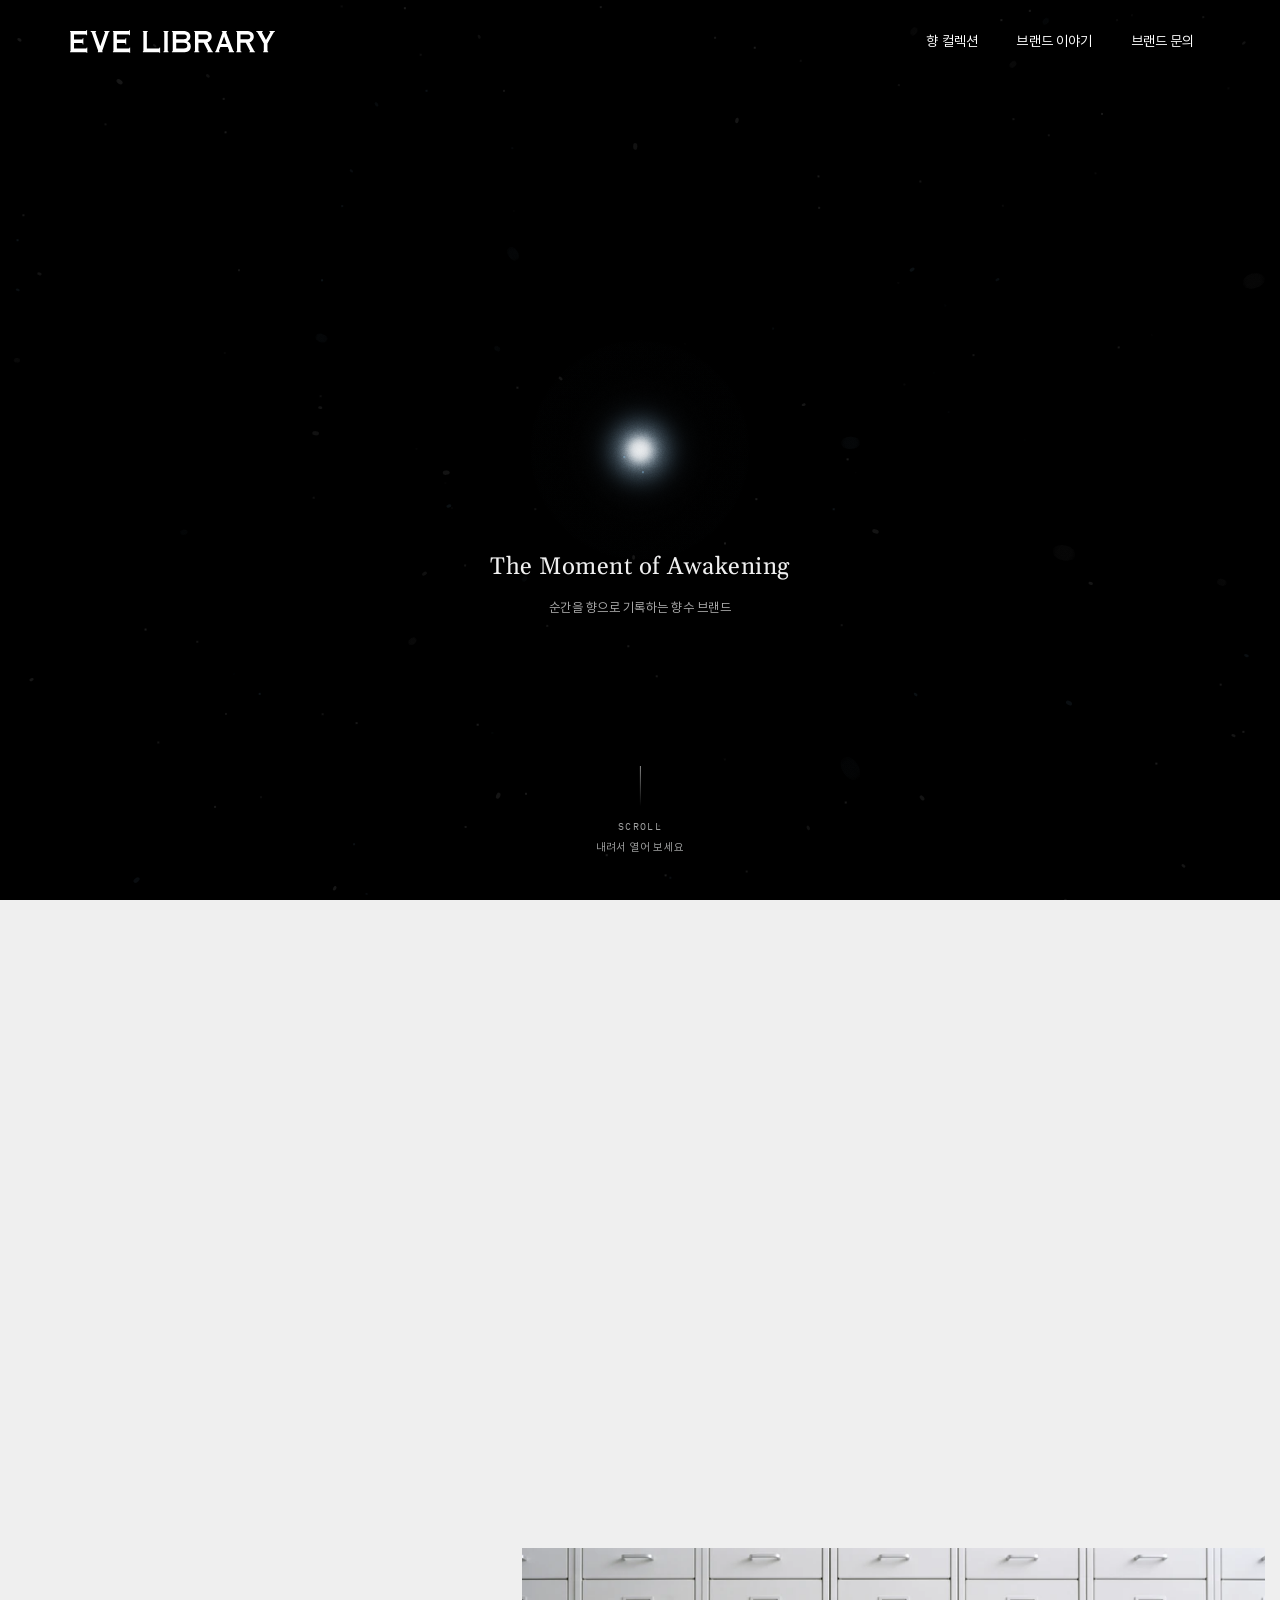
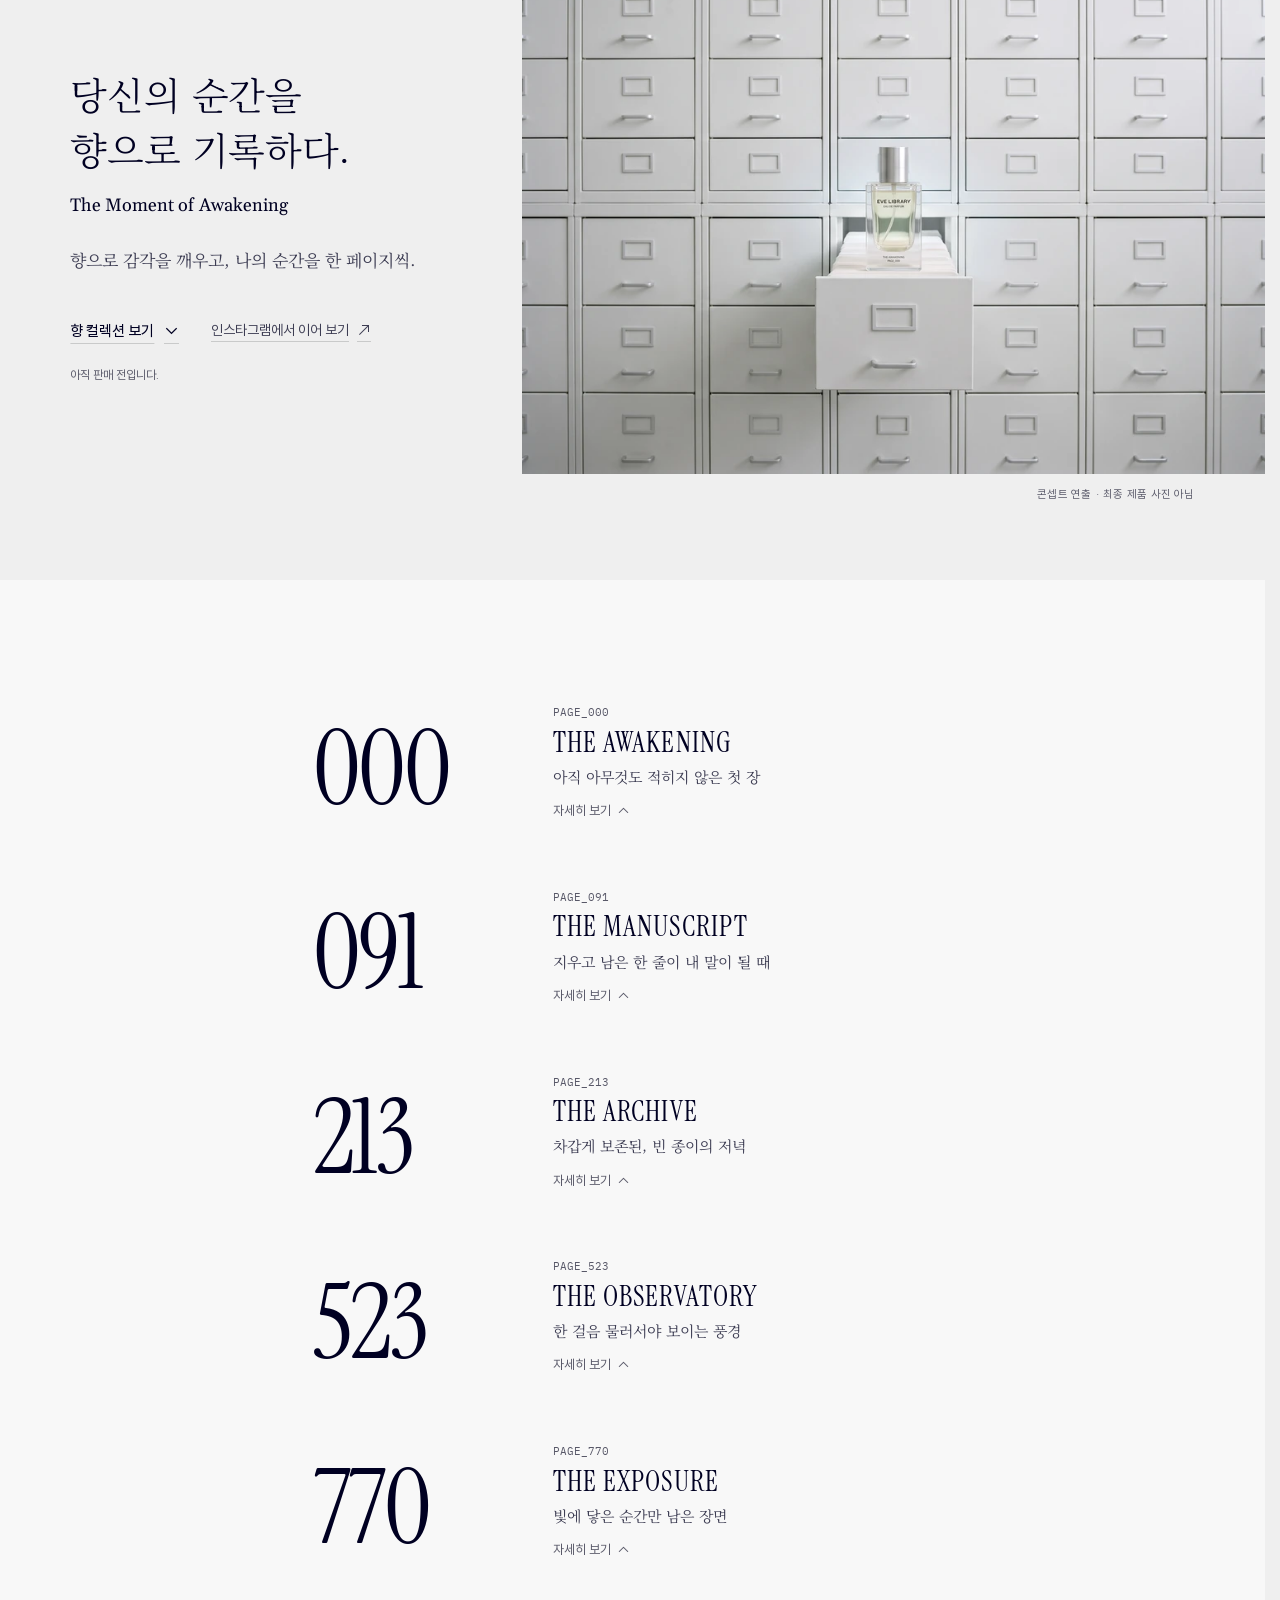
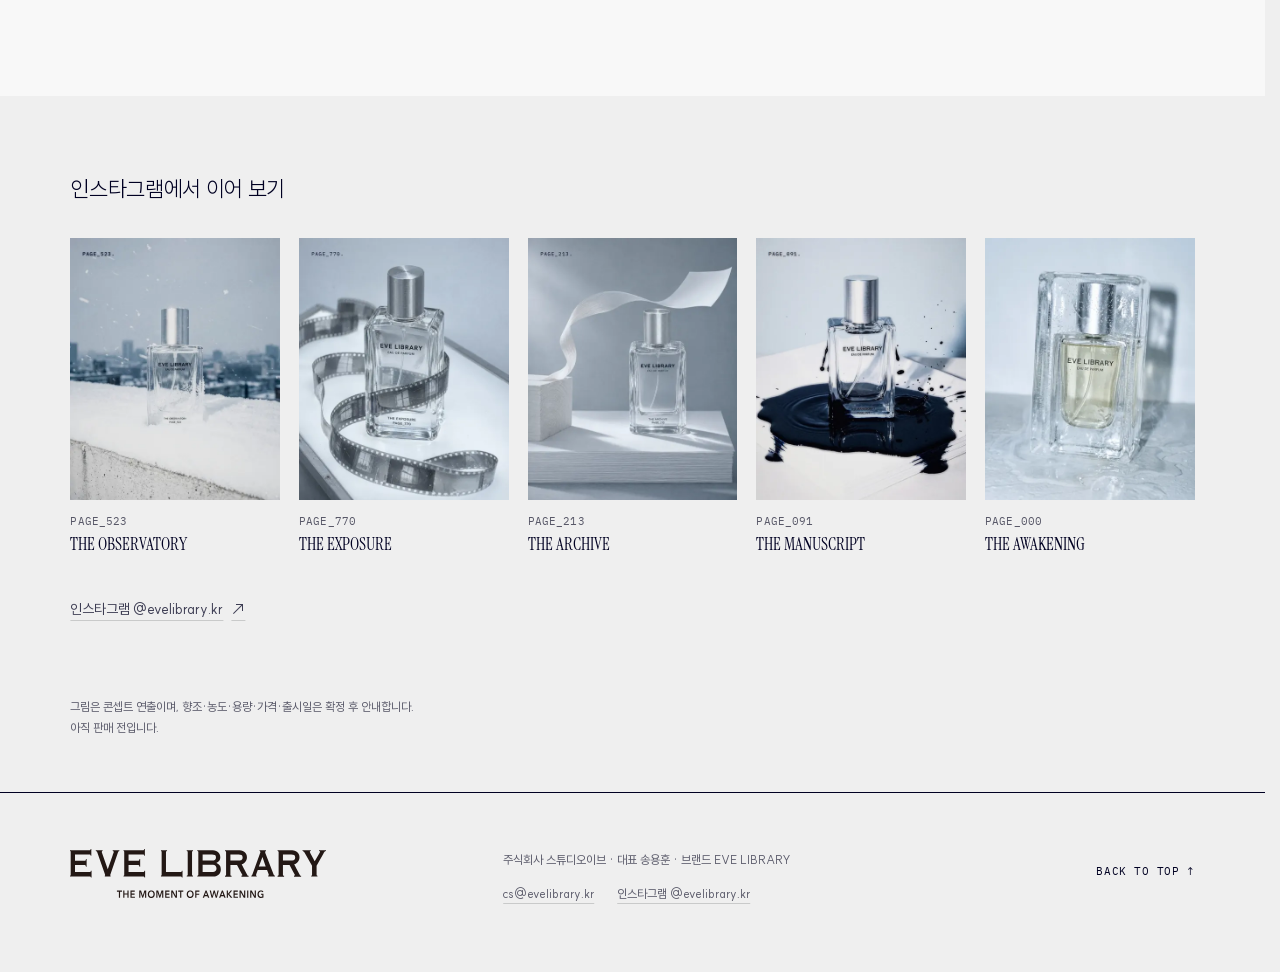
<file: index.html>
<!doctype html><html lang="ko"><head><meta charset="utf-8"><meta name="viewport" content="width=device-width,initial-scale=1"><title>EVE LIBRARY 이브 라이브러리 — The Moment of Awakening</title><meta name="description" content="향으로 열리는 새로운 감각과 시선. EVE LIBRARY(이브 라이브러리)는 니치 향수 브랜드입니다."><meta name="google-site-verification" content="w3PJSn_yL9huCibzHqWBMcGcMxxNFzriJaGi4PGQTEA"><meta name="naver-site-verification" content="3ba9f2f07b42bd01334005bb0975b234f6d8ea81"><link rel="canonical" href="https://evelibrary.kr/"><meta property="og:type" content="website"><meta property="og:site_name" content="EVE LIBRARY"><meta property="og:url" content="https://evelibrary.kr/"><meta property="og:title" content="EVE LIBRARY — The Moment of Awakening"><meta property="og:description" content="향으로 열리는 새로운 감각과 시선. 니치 향수 브랜드 EVE LIBRARY."><meta property="og:image" content="https://evelibrary.kr/og.jpg"><meta property="og:image:width" content="1200"><meta property="og:image:height" content="630"><meta property="og:locale" content="ko_KR"><meta name="twitter:card" content="summary_large_image"><meta name="color-scheme" content="light dark"><meta name="theme-color" content="#efefef" media="(prefers-color-scheme: light)"><meta name="theme-color" content="#000000" media="(prefers-color-scheme: dark)"><link rel="icon" href="favicon.svg" type="image/svg+xml"><link rel="apple-touch-icon" href="apple-touch-icon.png"><script type="application/ld+json">{"@context":"https://schema.org","@type":"Organization","name":"EVE LIBRARY","alternateName":"이브 라이브러리","url":"https://evelibrary.kr/","logo":"https://evelibrary.kr/assets/eve-primary-logo-pdf-crop.png","email":"cs@evelibrary.kr"}</script><link rel="preload" href="fonts/EVESans-Regular.woff2" as="font" type="font/woff2" crossorigin><link rel="stylesheet" href="site.css?v=26"><script>/Chrome\/\d/.test(navigator.userAgent)&&document.documentElement.classList.add('ink-logo')</script><script>(function(d,n){if(/^#(000|091|213|523|770)$/.test(location.hash)){d.classList.add('tunnel-off');return}if(matchMedia('(prefers-reduced-motion: reduce)').matches)return;d.classList.add('js-tunnel',(!n||n.type==='navigate')&&!location.hash?'in-tunnel':'tunnel-late');setTimeout(function(){if(!d.classList.contains('tunnel-on')){d.classList.remove('js-tunnel','in-tunnel','tunnel-late');d.classList.add('tunnel-off')}},4000)})(document.documentElement,performance.getEntriesByType&&performance.getEntriesByType('navigation')[0])</script></head><body>
<a class="skip" href="#main">본문으로</a>
<div class="tunnel" id="tunnel" aria-hidden="true"><canvas class="tunnel-light"></canvas><div class="tunnel-wash"></div><div class="tunnel-words"><p class="tunnel-slogan">The Moment of Awakening</p><p class="tunnel-sub">순간을 향으로 기록하는 향수 브랜드</p></div><div class="tunnel-cue"><i></i><span>SCROLL</span><small>내려서 열어 보세요</small></div></div>
<header><a class="wordmark" href="#home" aria-label="EVE LIBRARY 홈"><picture><source media="(prefers-color-scheme: dark)" srcset="assets/eve-library-wordmark-white.svg"><img src="assets/eve-library-wordmark-ink.svg" width="277" height="31" alt="EVE LIBRARY"></picture><span class="logo-ink" aria-hidden="true">&nbsp;&nbsp;</span></a><nav aria-label="주 메뉴"><a href="#collection">향 컬렉션</a><a href="story.html">브랜드 이야기</a><a href="mailto:cs@evelibrary.kr">브랜드 문의</a></nav><button id="menu" aria-expanded="false" aria-controls="mobile-nav">메뉴 <span>＋</span></button></header><nav id="mobile-nav" hidden aria-label="모바일 메뉴"><a href="#collection">향 컬렉션</a><a href="story.html">브랜드 이야기</a><a href="mailto:cs@evelibrary.kr">브랜드 문의</a></nav>
<div class="tunnel-space" id="tunnel-space" aria-hidden="true"></div>
<main id="main"><section id="home" class="hero"><div class="hero-copy"><h1>당신의 순간을<br>향으로 기록하다.</h1><p class="hero-slogan">The Moment of Awakening</p><p class="intro"><span class="ph">향으로 감각을 깨우고,</span> <span class="ph">나의 순간을 한 페이지씩.</span></p><div class="hero-actions"><a class="primary-link" href="#collection">향 컬렉션 보기 <span>↓</span></a><a class="quiet-link" href="https://www.instagram.com/evelibrary.kr/">인스타그램에서 이어 보기 <span aria-hidden="true">↗</span></a></div><p class="hero-note">아직 판매 전입니다.</p></div><figure class="hero-art concept-photo"><picture><source type="image/webp" media="(max-width:719px)" srcset="assets/eve-library-drawer-tall-480.webp 480w, assets/eve-library-drawer-tall-676.webp 676w" sizes="100vw" width="676" height="845"><source type="image/webp" srcset="assets/eve-library-drawer-wide-900.webp 900w, assets/eve-library-drawer-wide-1280.webp 1280w, assets/eve-library-drawer-wide-1800.webp 1800w, assets/eve-library-drawer-wide-2398.webp 2398w" sizes="62vw"><img src="assets/eve-library-drawer-wide.jpg" width="1800" height="1273" loading="eager" fetchpriority="high" alt="흰 서랍이 벽 가득 늘어선 가운데 한 칸만 열려 있고, 그 서랍 위에 PAGE_000 THE AWAKENING 향수병이 서 있는 콘셉트 이미지. 최종 제품 사진이 아닙니다."></picture><figcaption>콘셉트 연출 · 최종 제품 사진 아님</figcaption></figure></section><section id="collection" class="collection"><div class="products" id="products"><article class="product" id="card-000" data-note="눈을 뜨고, 아직 아무 일도 일어나지 않은 몇 분. 하루가 어디로 갈지 모르는 그때를 떠올렸습니다."><div class="product-art visual-opening" role="img" aria-label="THE AWAKENING 콘셉트 그래픽, 최종 제품 사진 아님"><div class="scene-mark" aria-hidden="true"></div><div class="folio" aria-hidden="true"><small>EVE LIBRARY</small><strong data-vt="page-000">000</strong><span>THE AWAKENING</span></div><span class="concept-label">콘셉트 이미지</span></div><div class="product-meta" id="000"><span>PAGE_000</span></div><h3>THE AWAKENING</h3><p class="card-scene"><span>아직 아무것도</span> <span>적히지 않은 첫 장</span></p><button type="button" class="card-link" id="product-000" aria-label="THE AWAKENING 자세히 보기">자세히 보기 <span>↑</span></button><template class="card-note"><span class="ln"><span class="ph">눈을 뜨고,</span> <span class="ph">아직 아무 일도</span> <span class="ph">일어나지 않은 몇 분.</span></span> <span class="ln"><span class="ph">하루가 어디로 갈지</span> <span class="ph">모르는 그때를 떠올렸습니다.</span></span></template></article><article class="product" id="card-091" data-note="처음 쓴 문장은 대개 남의 말 같습니다. 몇 번 지우고 나서야 내 목소리가 남습니다."><div class="product-art visual-manuscript" role="img" aria-label="THE MANUSCRIPT 콘셉트 그래픽, 최종 제품 사진 아님"><div class="scene-mark" aria-hidden="true"></div><div class="folio" aria-hidden="true"><small>EVE LIBRARY</small><strong data-vt="page-091">091</strong><span>THE MANUSCRIPT</span></div><span class="concept-label">콘셉트 이미지</span></div><div class="product-meta" id="091"><span>PAGE_091</span></div><h3>THE MANUSCRIPT</h3><p class="card-scene"><span>지우고 남은 한 줄이</span> <span>내 말이 될 때</span></p><button type="button" class="card-link" id="product-091" aria-label="THE MANUSCRIPT 자세히 보기">자세히 보기 <span>↑</span></button><template class="card-note"><span class="ln"><span class="ph">처음 쓴 문장은</span> <span class="ph">대개 남의 말 같습니다.</span></span> <span class="ln"><span class="ph">몇 번 지우고 나서야</span> <span class="ph">내 목소리가 남습니다.</span></span></template></article><article class="product" id="card-213" data-note="서고는 그 저녁을 한 줄도 고치지 않고 보존합니다."><div class="product-art visual-archive" role="img" aria-label="THE ARCHIVE 콘셉트 그래픽, 최종 제품 사진 아님"><div class="scene-mark" aria-hidden="true"></div><div class="folio" aria-hidden="true"><small>EVE LIBRARY</small><strong data-vt="page-213">213</strong><span>THE ARCHIVE</span></div><span class="concept-label">콘셉트 이미지</span></div><div class="product-meta" id="213"><span>PAGE_213</span></div><h3>THE ARCHIVE</h3><p class="card-scene"><span>차갑게 보존된,</span> <span>빈 종이의 저녁</span></p><button type="button" class="card-link" id="product-213" aria-label="THE ARCHIVE 자세히 보기">자세히 보기 <span>↑</span></button><template class="card-note"><span class="ph">서고는 그 저녁을</span> <span class="ph">한 줄도 고치지 않고 보존합니다.</span></template></article><article class="product" id="card-523" data-note="가까이서는 복잡하던 것도, 멀리서 보면 제자리를 찾습니다."><div class="product-art visual-observatory" role="img" aria-label="THE OBSERVATORY 콘셉트 그래픽, 최종 제품 사진 아님"><div class="scene-mark" aria-hidden="true"></div><div class="folio" aria-hidden="true"><small>EVE LIBRARY</small><strong data-vt="page-523">523</strong><span>THE OBSERVATORY</span></div><span class="concept-label">콘셉트 이미지</span></div><div class="product-meta" id="523"><span>PAGE_523</span></div><h3>THE OBSERVATORY</h3><p class="card-scene"><span>한 걸음 물러서야</span> <span>보이는 풍경</span></p><button type="button" class="card-link" id="product-523" aria-label="THE OBSERVATORY 자세히 보기">자세히 보기 <span>↑</span></button><template class="card-note"><span class="ph">가까이서는 복잡하던 것도,</span> <span class="ph">멀리서 보면 제자리를 찾습니다.</span></template></article><article class="product" id="card-770" data-note="현상액 속 사진처럼, 아직 다 드러나지 않은 장면."><div class="product-art visual-exposure" role="img" aria-label="THE EXPOSURE 콘셉트 그래픽, 최종 제품 사진 아님"><div class="scene-mark" aria-hidden="true"></div><div class="folio" aria-hidden="true"><small>EVE LIBRARY</small><strong data-vt="page-770">770</strong><span>THE EXPOSURE</span></div><span class="concept-label">콘셉트 이미지</span></div><div class="product-meta" id="770"><span>PAGE_770</span></div><h3>THE EXPOSURE</h3><p class="card-scene"><span>빛에 닿은 순간만</span> <span>남은 장면</span></p><button type="button" class="card-link" id="product-770" aria-label="THE EXPOSURE 자세히 보기">자세히 보기 <span>↑</span></button><template class="card-note"><span class="ph">현상액 속 사진처럼,</span> <span class="ph">아직 다 드러나지 않은 장면.</span></template></article></div></section>
<section class="ig" id="instagram" aria-labelledby="ig-title"><h2 class="ig-title" id="ig-title">인스타그램에서 이어 보기</h2><ul class="ig-list"><li><a class="ig-post" href="https://www.instagram.com/p/DgKr6ADEo2N/"><span class="ig-pic"><picture><source type="image/webp" data-srcset="assets/instagram-523.webp"><img data-src="assets/instagram-523.jpg" width="480" height="600" loading="lazy" decoding="async" alt=""></picture><noscript><img src="assets/instagram-523.jpg" width="480" height="600" loading="lazy" decoding="async" alt=""></noscript></span><span class="ig-code">PAGE_523</span><span class="ig-name">THE OBSERVATORY</span></a></li><li><a class="ig-post" href="https://www.instagram.com/p/DgHpCvbEpl3/"><span class="ig-pic"><picture><source type="image/webp" data-srcset="assets/instagram-770.webp"><img data-src="assets/instagram-770.jpg" width="480" height="600" loading="lazy" decoding="async" alt=""></picture><noscript><img src="assets/instagram-770.jpg" width="480" height="600" loading="lazy" decoding="async" alt=""></noscript></span><span class="ig-code">PAGE_770</span><span class="ig-name">THE EXPOSURE</span></a></li><li><a class="ig-post" href="https://www.instagram.com/p/DgFsU0vkpHR/"><span class="ig-pic"><picture><source type="image/webp" data-srcset="assets/instagram-213.webp"><img data-src="assets/instagram-213.jpg" width="480" height="600" loading="lazy" decoding="async" alt=""></picture><noscript><img src="assets/instagram-213.jpg" width="480" height="600" loading="lazy" decoding="async" alt=""></noscript></span><span class="ig-code">PAGE_213</span><span class="ig-name">THE ARCHIVE</span></a></li><li><a class="ig-post" href="https://www.instagram.com/p/Df-BBNCEmaT/"><span class="ig-pic"><picture><source type="image/webp" data-srcset="assets/instagram-091.webp"><img data-src="assets/instagram-091.jpg" width="480" height="600" loading="lazy" decoding="async" alt=""></picture><noscript><img src="assets/instagram-091.jpg" width="480" height="600" loading="lazy" decoding="async" alt=""></noscript></span><span class="ig-code">PAGE_091</span><span class="ig-name">THE MANUSCRIPT</span></a></li><li><a class="ig-post" href="https://www.instagram.com/p/Df7FysUkuVI/"><span class="ig-pic"><picture><source type="image/webp" data-srcset="assets/instagram-000.webp"><img data-src="assets/instagram-000.jpg" width="480" height="600" loading="lazy" decoding="async" alt=""></picture><noscript><img src="assets/instagram-000.jpg" width="480" height="600" loading="lazy" decoding="async" alt=""></noscript></span><span class="ig-code">PAGE_000</span><span class="ig-name">THE AWAKENING</span></a></li></ul><p class="ig-more"><a class="quiet-link" href="https://www.instagram.com/evelibrary.kr/">인스타그램 @evelibrary.kr <span aria-hidden="true">↗</span></a></p></section>
<div class="notices"><p><span class="ln"><span class="ph">그림은 콘셉트 연출이며,</span> <span class="ph">향조·농도·용량·가격·출시일은 확정 후 안내합니다.</span></span> <span class="ln"><span class="ph">아직 판매 전입니다.</span></span></p></div>
</main>
<footer><a href="#home" class="footer-logo"><picture><source media="(prefers-color-scheme: dark)" srcset="assets/eve-library-lockup-white.svg"><img src="assets/eve-library-lockup-ink.svg" width="277" height="53" alt="EVE LIBRARY — The Moment of Awakening" loading="lazy"></picture><span class="logo-ink" aria-hidden="true">&nbsp;&nbsp;</span></a><div><span>THE MOMENT OF AWAKENING</span><p>주식회사 스튜디오이브 · 대표 송용훈 · 브랜드 EVE LIBRARY<br><a href="mailto:cs@evelibrary.kr">cs@evelibrary.kr</a> <a href="https://www.instagram.com/evelibrary.kr/">인스타그램 @evelibrary.kr</a></p></div><a href="#home">BACK TO TOP ↑</a></footer>
<div class="pv-scrim" id="pv-scrim" hidden></div><div class="pv-sheet" id="pv-sheet" role="dialog" aria-modal="true" aria-labelledby="pv-name" hidden><div class="pv-drag"><div class="pv-grab" aria-hidden="true"><i></i></div><div class="pv-head"><p class="pv-code" id="pv-code"></p><button type="button" class="pv-close" id="pv-close">닫기</button></div></div><div class="pv-body"><div><h2 class="pv-name" id="pv-name"></h2><p class="pv-scene" id="pv-scene"></p><p class="pv-text" id="pv-text"></p><p class="pv-note"><span class="ln"><span class="ph">그림은 콘셉트 연출이며,</span> <span class="ph">향조·농도·용량·가격·출시일은 확정 후 안내합니다.</span></span> <span class="ln"><span class="ph">아직 판매 전입니다.</span></span></p><div class="pv-more"><button type="button" class="pv-next" id="pv-next">다음 페이지 <span aria-hidden="true">→</span></button><a class="quiet-link" href="https://www.instagram.com/evelibrary.kr/">인스타그램에서 이어 보기 <span aria-hidden="true">↗</span></a></div></div><div class="pv-num" id="pv-num" aria-hidden="true"></div></div></div>
<script src="app.js?v=23"></script></body></html>
</file>
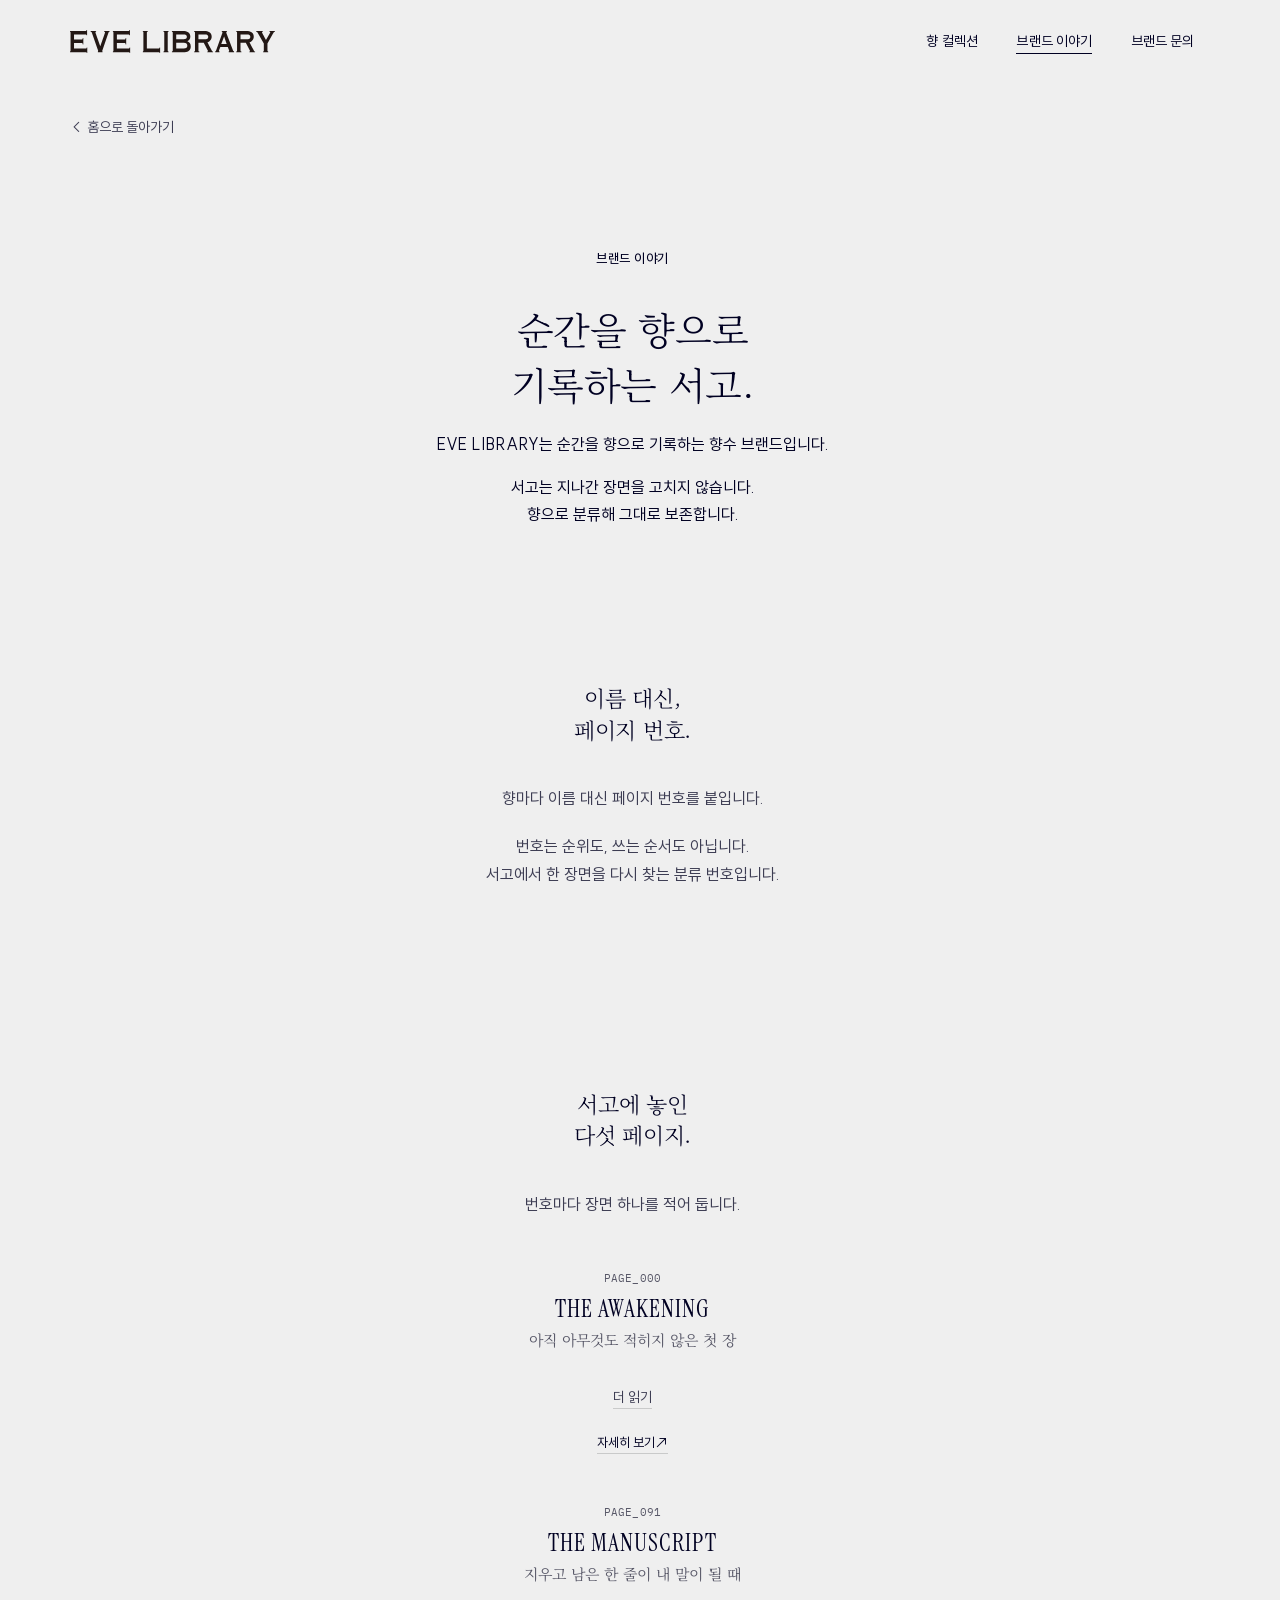
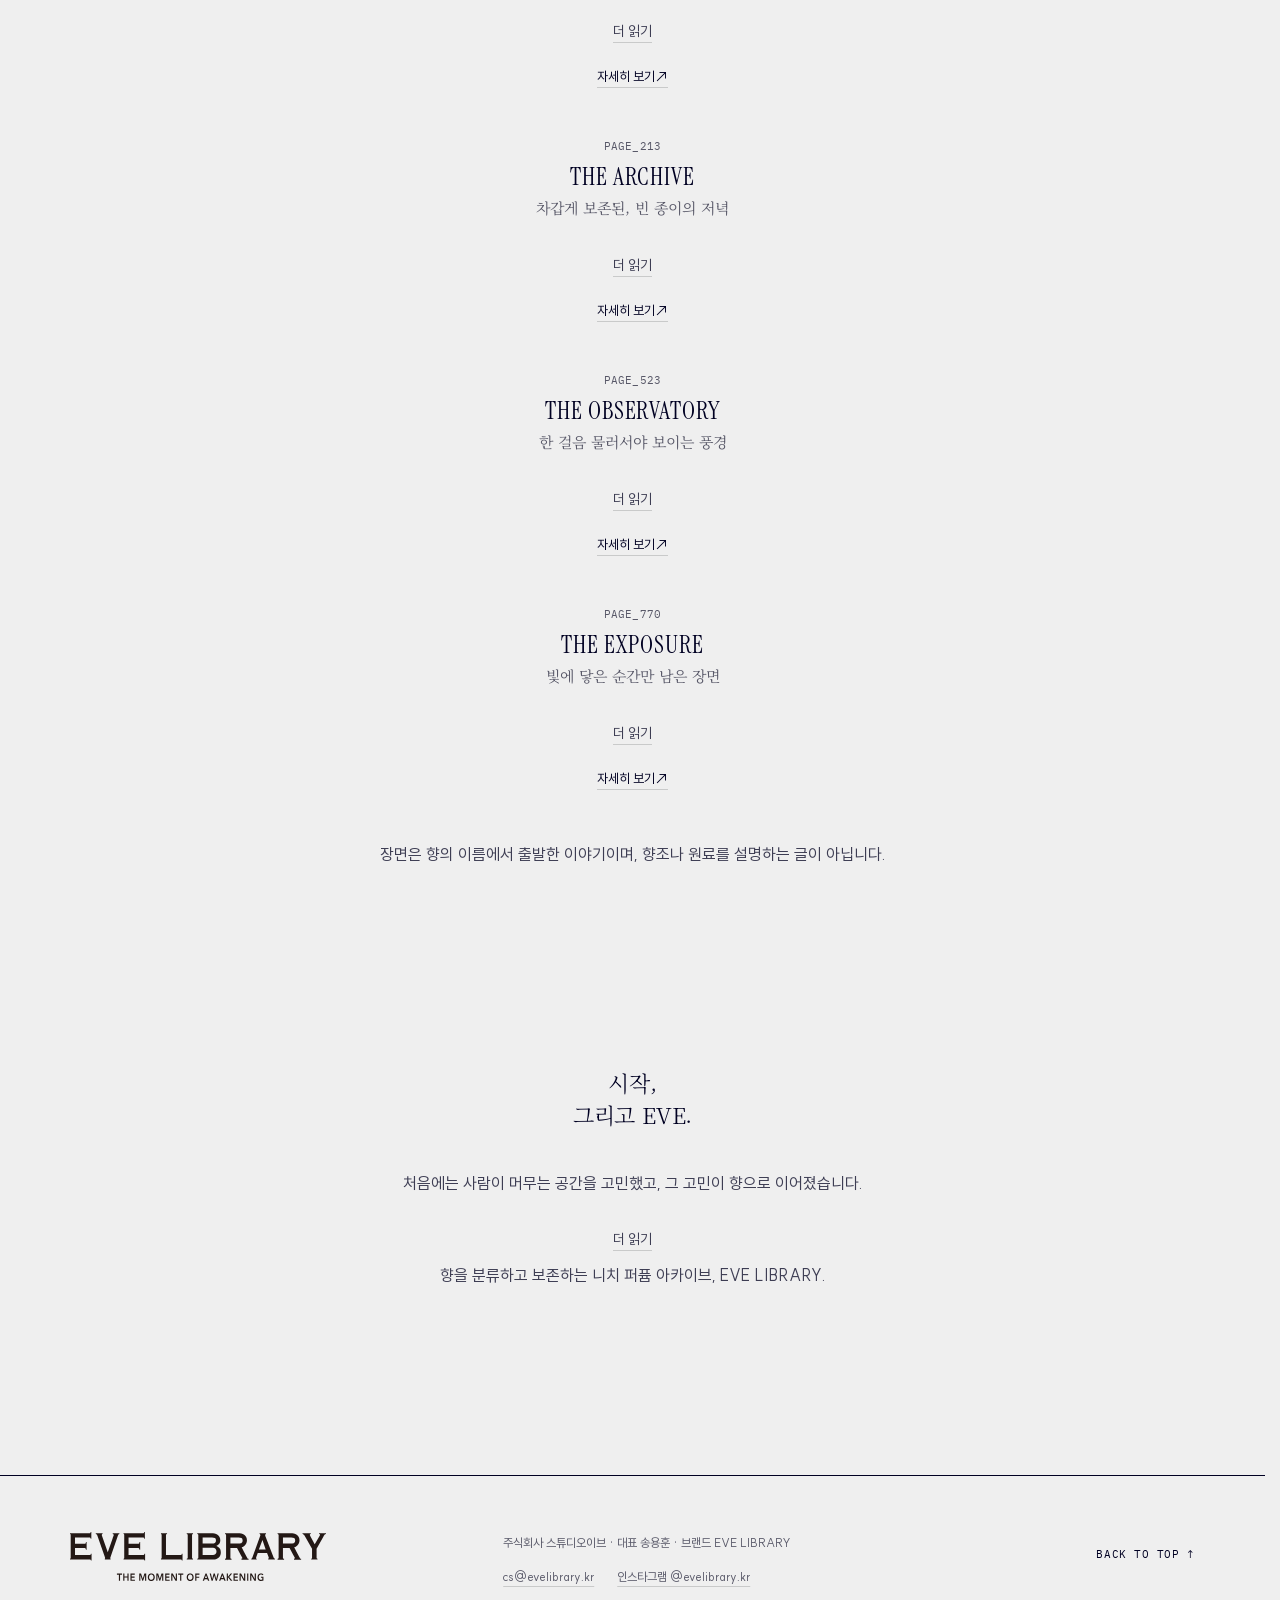
<file: story.html>
<!doctype html><html lang="ko"><head><meta charset="utf-8"><meta name="viewport" content="width=device-width,initial-scale=1"><title>브랜드 이야기 — EVE LIBRARY 이브 라이브러리</title><meta name="description" content="EVE LIBRARY는 순간을 향으로 기록하는 향수 브랜드입니다. 서고는 지나간 장면을 고치지 않습니다. 향으로 분류해 그대로 보존합니다."><link rel="canonical" href="https://evelibrary.kr/story.html"><meta property="og:type" content="website"><meta property="og:site_name" content="EVE LIBRARY"><meta property="og:url" content="https://evelibrary.kr/story.html"><meta property="og:title" content="브랜드 이야기 — EVE LIBRARY"><meta property="og:description" content="EVE LIBRARY는 순간을 향으로 기록하는 향수 브랜드입니다. 서고는 지나간 장면을 고치지 않습니다. 향으로 분류해 그대로 보존합니다."><meta property="og:image" content="https://evelibrary.kr/og.jpg"><meta property="og:image:width" content="1200"><meta property="og:image:height" content="630"><meta property="og:locale" content="ko_KR"><meta name="twitter:card" content="summary_large_image"><meta name="color-scheme" content="light dark"><meta name="theme-color" content="#efefef" media="(prefers-color-scheme: light)"><meta name="theme-color" content="#000000" media="(prefers-color-scheme: dark)"><link rel="icon" href="favicon.svg" type="image/svg+xml"><link rel="apple-touch-icon" href="apple-touch-icon.png"><link rel="preload" href="fonts/EVESans-Regular.woff2" as="font" type="font/woff2" crossorigin><link rel="stylesheet" href="site.css?v=26"><script>/Chrome\/\d/.test(navigator.userAgent)&&document.documentElement.classList.add('ink-logo')</script></head><body>
<a class="skip" href="#main">본문으로</a>
<header><a class="wordmark" href="./" aria-label="EVE LIBRARY 홈"><picture><source media="(prefers-color-scheme: dark)" srcset="assets/eve-library-wordmark-white.svg"><img src="assets/eve-library-wordmark-ink.svg" width="277" height="31" alt="EVE LIBRARY"></picture><span class="logo-ink" aria-hidden="true">&nbsp;&nbsp;</span></a><nav aria-label="주 메뉴"><a href="./#collection">향 컬렉션</a><a href="story.html" aria-current="page">브랜드 이야기</a><a href="mailto:cs@evelibrary.kr">브랜드 문의</a></nav><button id="menu" aria-expanded="false" aria-controls="mobile-nav">메뉴 <span>＋</span></button></header><nav id="mobile-nav" hidden aria-label="모바일 메뉴"><a href="./#collection">향 컬렉션</a><a href="story.html" aria-current="page">브랜드 이야기</a><a href="mailto:cs@evelibrary.kr">브랜드 문의</a></nav>
<main id="main"><a class="story-return" href="./">← 홈으로 돌아가기</a><section class="story" aria-labelledby="story-title">
<div class="story-heading"><p class="eyebrow">브랜드 이야기</p><h1 id="story-title">순간을 향으로 <br>기록하는 서고.</h1><p class="story-lead"><span class="ph">EVE LIBRARY는 순간을 향으로</span> <span class="ph">기록하는 향수 브랜드입니다.</span></p><p class="story-lead"><span class="ln"><span class="ph">서고는 지나간 장면을</span> <span class="ph">고치지 않습니다.</span></span> <span class="ln"><span class="ph">향으로 분류해</span> <span class="ph">그대로 보존합니다.</span></span></p></div>
<div class="story-chapter" id="why-number"><div class="chapter-body"><h2>이름 대신, <br>페이지 번호.</h2><p><span class="ph">향마다 이름 대신</span> <span class="ph">페이지 번호를 붙입니다.</span></p><p><span class="ln"><span class="ph">번호는 순위도,</span> <span class="ph">쓰는 순서도 아닙니다.</span></span> <span class="ln"><span class="ph">서고에서 한 장면을</span> <span class="ph">다시 찾는 분류 번호입니다.</span></span></p></div></div>
<div class="story-chapter subtitles" id="five-pages"><div class="chapter-body"><h2>서고에 놓인 <br>다섯 페이지.</h2><p><span class="ph">번호마다 장면 하나를</span> <span class="ph">적어 둡니다.</span></p><div class="subtitle-list">
<article id="story-000"><p class="eyebrow">PAGE_000</p><h3>THE AWAKENING <span class="scene"><span>아직 아무것도</span> <span>적히지 않은 첫 장</span></span></h3><details class="longread"><summary>더 읽기</summary><p><span class="ln"><span class="ph">눈을 뜨고,</span> <span class="ph">아직 아무 일도</span> <span class="ph">일어나지 않은 몇 분.</span></span> <span class="ln"><span class="ph">하루가 어디로 갈지</span> <span class="ph">모르는 그때를 떠올렸습니다.</span></span></p></details><a class="story-product" href="./#000" aria-label="THE AWAKENING 자세히 보기">자세히 보기 <span aria-hidden="true">↗</span></a></article>
<article id="story-091"><p class="eyebrow">PAGE_091</p><h3>THE MANUSCRIPT <span class="scene"><span>지우고 남은 한 줄이</span> <span>내 말이 될 때</span></span></h3><details class="longread"><summary>더 읽기</summary><p><span class="ln"><span class="ph">처음 쓴 문장은</span> <span class="ph">대개 남의 말 같습니다.</span></span> <span class="ln"><span class="ph">몇 번 지우고 나서야</span> <span class="ph">내 목소리가 남습니다.</span></span></p></details><a class="story-product" href="./#091" aria-label="THE MANUSCRIPT 자세히 보기">자세히 보기 <span aria-hidden="true">↗</span></a></article>
<article id="story-213"><p class="eyebrow">PAGE_213</p><h3>THE ARCHIVE <span class="scene"><span>차갑게 보존된,</span> <span>빈 종이의 저녁</span></span></h3><details class="longread"><summary>더 읽기</summary><p><span class="ph">서고는 그 저녁을</span> <span class="ph">한 줄도 고치지 않고 보존합니다.</span></p></details><a class="story-product" href="./#213" aria-label="THE ARCHIVE 자세히 보기">자세히 보기 <span aria-hidden="true">↗</span></a></article>
<article id="story-523"><p class="eyebrow">PAGE_523</p><h3>THE OBSERVATORY <span class="scene"><span>한 걸음 물러서야</span> <span>보이는 풍경</span></span></h3><details class="longread"><summary>더 읽기</summary><p><span class="ph">가까이서는 복잡하던 것도,</span> <span class="ph">멀리서 보면 제자리를 찾습니다.</span></p></details><a class="story-product" href="./#523" aria-label="THE OBSERVATORY 자세히 보기">자세히 보기 <span aria-hidden="true">↗</span></a></article>
<article id="story-770"><p class="eyebrow">PAGE_770</p><h3>THE EXPOSURE <span class="scene"><span>빛에 닿은 순간만</span> <span>남은 장면</span></span></h3><details class="longread"><summary>더 읽기</summary><p><span class="ph">현상액 속 사진처럼,</span> <span class="ph">아직 다 드러나지 않은 장면.</span></p></details><a class="story-product" href="./#770" aria-label="THE EXPOSURE 자세히 보기">자세히 보기 <span aria-hidden="true">↗</span></a></article>
</div><p class="story-footnote"><span class="ph">장면은 향의 이름에서 출발한 이야기이며,</span> <span class="ph">향조나 원료를 설명하는 글이 아닙니다.</span></p></div></div>
<div class="story-chapter" id="origin"><div class="chapter-body"><h2>시작, <br>그리고 EVE.</h2><p><span class="ph">처음에는 사람이 머무는 공간을 고민했고,</span> <span class="ph">그 고민이 향으로 이어졌습니다.</span></p><details class="longread"><summary>더 읽기</summary><p><span class="ph">EVE라는 이름은 성경 속</span> <span class="ph">아담과 이브 이야기에서 빌렸습니다.</span></p><p><span class="ph">서고는 그 이름을</span> <span class="ph">감각이 처음 깨어나는 순간으로 읽습니다.</span></p></details><p class="story-close"><span class="ph">향을 분류하고 보존하는</span> <span class="ph">니치 퍼퓸 아카이브,</span> <span class="ph">EVE&nbsp;LIBRARY.</span></p></div></div>
</section></main>
<footer><a href="./" class="footer-logo"><picture><source media="(prefers-color-scheme: dark)" srcset="assets/eve-library-lockup-white.svg"><img src="assets/eve-library-lockup-ink.svg" width="277" height="53" alt="EVE LIBRARY — The Moment of Awakening" loading="lazy"></picture><span class="logo-ink" aria-hidden="true">&nbsp;&nbsp;</span></a><div><span>THE MOMENT OF AWAKENING</span><p>주식회사 스튜디오이브 · 대표 송용훈 · 브랜드 EVE LIBRARY<br><a href="mailto:cs@evelibrary.kr">cs@evelibrary.kr</a> <a href="https://www.instagram.com/evelibrary.kr/">인스타그램 @evelibrary.kr</a></p></div><a href="#main">BACK TO TOP ↑</a></footer>
<script src="app.js?v=23"></script></body></html>
</file>
<file: site.css>
/* EVE LIBRARY */

@font-face{font-family:'EVE Sans';font-style:normal;font-weight:400;font-display:swap;src:url('fonts/EVESans-Regular.woff2') format('woff2')}
@font-face{font-family:'EVE Sans';font-style:normal;font-weight:500;font-display:swap;src:url('fonts/EVESans-Medium.woff2') format('woff2')}
@font-face{font-family:'EVE Sans';font-style:normal;font-weight:300;font-display:swap;src:url('fonts/EVESans-Light.woff2') format('woff2')}
/* 영문 전용 두 가지. 작은 라벨과 PAGE 코드는 타자기체, 향 이름과 슬로건과 숫자는 세리프. 라틴 문자와 숫자만 담았다. */
@font-face{font-family:'EVE Mono';font-style:normal;font-weight:400;font-display:swap;src:url('fonts/EVEMono-Regular-latin.woff2') format('woff2')}
@font-face{font-family:'Gelasio';font-style:normal;font-weight:400;font-display:swap;src:url('fonts/Gelasio-Regular-latin.woff2') format('woff2');unicode-range:U+0000-00FF,U+0131,U+0152-0153,U+02BB-02BC,U+02C6,U+02DA,U+02DC,U+0304,U+0308,U+0329,U+2000-206F,U+20AC,U+2122,U+2191,U+2193,U+2212,U+2215,U+FEFF,U+FFFD}
@font-face{font-family:'Instrument Serif';font-style:normal;font-weight:400;font-display:swap;src:url('fonts/InstrumentSerif-Regular-latin.woff2') format('woff2')}
@font-face{font-family:'Noto Serif KR';font-style:normal;font-weight:300;font-display:swap;src:url('fonts/noto-serif-kr/noto-serif-kr-0-300-normal.woff2') format('woff2');unicode-range:U+f9ca-fa0b,U+ff03-ff05,U+ff07,U+ff0a-ff0b,U+ff0d-ff19,U+ff1b,U+ff1d,U+ff20-ff5b,U+ff5d,U+ffe0-ffe3,U+ffe5-ffe6}
@font-face{font-family:'Noto Serif KR';font-style:normal;font-weight:300;font-display:swap;src:url('fonts/noto-serif-kr/noto-serif-kr-1-300-normal.woff2') format('woff2');unicode-range:U+f92f-f980,U+f982-f9c9}
@font-face{font-family:'Noto Serif KR';font-style:normal;font-weight:300;font-display:swap;src:url('fonts/noto-serif-kr/noto-serif-kr-2-300-normal.woff2') format('woff2');unicode-range:U+d723-d728,U+d72a-d733,U+d735-d748,U+d74a-d74f,U+d752-d753,U+d755-d757,U+d75a-d75f,U+d762-d764,U+d766-d768,U+d76a-d76b,U+d76d-d76f,U+d771-d787,U+d789-d78b,U+d78d-d78f,U+d791-d797,U+d79a,U+d79c,U+d79e-d7a3,U+f900-f909,U+f90b-f92e}
@font-face{font-family:'Noto Serif KR';font-style:normal;font-weight:300;font-display:swap;src:url('fonts/noto-serif-kr/noto-serif-kr-3-300-normal.woff2') format('woff2');unicode-range:U+d679-d68b,U+d68e-d69e,U+d6a0,U+d6a2-d6a7,U+d6a9-d6c3,U+d6c6-d6c7,U+d6c9-d6cb,U+d6cd-d6d3,U+d6d5-d6d6,U+d6d8-d6e3,U+d6e5-d6e7,U+d6e9-d6fb,U+d6fd-d717,U+d719-d71f,U+d721-d722}
@font-face{font-family:'Noto Serif KR';font-style:normal;font-weight:300;font-display:swap;src:url('fonts/noto-serif-kr/noto-serif-kr-4-300-normal.woff2') format('woff2');unicode-range:U+d5bc-d5c7,U+d5ca-d5cb,U+d5cd-d5cf,U+d5d1-d5d7,U+d5d9-d5da,U+d5dc,U+d5de-d5e3,U+d5e6-d5e7,U+d5e9-d5eb,U+d5ed-d5f6,U+d5f8,U+d5fa-d5ff,U+d602-d603,U+d605-d607,U+d609-d60f,U+d612-d613,U+d616-d61b,U+d61d-d637,U+d63a-d63b,U+d63d-d63f,U+d641-d647,U+d64a-d64c,U+d64e-d653,U+d656-d657,U+d659-d65b,U+d65d-d666,U+d668,U+d66a-d678}
@font-face{font-family:'Noto Serif KR';font-style:normal;font-weight:300;font-display:swap;src:url('fonts/noto-serif-kr/noto-serif-kr-5-300-normal.woff2') format('woff2');unicode-range:U+d507,U+d509-d50b,U+d50d-d513,U+d515-d53b,U+d53e-d53f,U+d541-d543,U+d545-d54c,U+d54e,U+d550,U+d552-d557,U+d55a-d55b,U+d55d-d55f,U+d561-d564,U+d566-d567,U+d56a,U+d56c,U+d56e-d573,U+d576-d577,U+d579-d583,U+d585-d586,U+d58a-d5a4,U+d5a6-d5bb}
@font-face{font-family:'Noto Serif KR';font-style:normal;font-weight:300;font-display:swap;src:url('fonts/noto-serif-kr/noto-serif-kr-6-300-normal.woff2') format('woff2');unicode-range:U+d464-d477,U+d47a-d47b,U+d47d-d47f,U+d481-d487,U+d489-d48a,U+d48c,U+d48e-d4e7,U+d4e9-d503,U+d505-d506}
@font-face{font-family:'Noto Serif KR';font-style:normal;font-weight:300;font-display:swap;src:url('fonts/noto-serif-kr/noto-serif-kr-7-300-normal.woff2') format('woff2');unicode-range:U+d3bf-d3c7,U+d3ca-d3cf,U+d3d1-d3eb,U+d3ee-d3ef,U+d3f1-d3f3,U+d3f5-d3fb,U+d3fd-d400,U+d402-d45b,U+d45d-d463}
@font-face{font-family:'Noto Serif KR';font-style:normal;font-weight:300;font-display:swap;src:url('fonts/noto-serif-kr/noto-serif-kr-8-300-normal.woff2') format('woff2');unicode-range:U+d2ff,U+d302-d304,U+d306-d30b,U+d30f,U+d311-d313,U+d315-d31b,U+d31e,U+d322-d324,U+d326-d327,U+d32a-d32b,U+d32d-d32f,U+d331-d337,U+d339-d33c,U+d33e-d37b,U+d37e-d37f,U+d381-d383,U+d385-d38b,U+d38e-d390,U+d392-d397,U+d39a-d39b,U+d39d-d39f,U+d3a1-d3a7,U+d3a9-d3aa,U+d3ac,U+d3ae-d3b3,U+d3b5-d3b7,U+d3b9-d3bb,U+d3bd-d3be}
@font-face{font-family:'Noto Serif KR';font-style:normal;font-weight:300;font-display:swap;src:url('fonts/noto-serif-kr/noto-serif-kr-9-300-normal.woff2') format('woff2');unicode-range:U+d257-d27f,U+d281-d29b,U+d29d-d29f,U+d2a1-d2ab,U+d2ad-d2b7,U+d2ba-d2bb,U+d2bd-d2bf,U+d2c1-d2c7,U+d2c9-d2ef,U+d2f2-d2f3,U+d2f5-d2f7,U+d2f9-d2fe}
@font-face{font-family:'Noto Serif KR';font-style:normal;font-weight:300;font-display:swap;src:url('fonts/noto-serif-kr/noto-serif-kr-10-300-normal.woff2') format('woff2');unicode-range:U+d1b4,U+d1b6-d1f3,U+d1f5-d22b,U+d22e-d22f,U+d231-d233,U+d235-d23b,U+d23d-d240,U+d242-d256}
@font-face{font-family:'Noto Serif KR';font-style:normal;font-weight:300;font-display:swap;src:url('fonts/noto-serif-kr/noto-serif-kr-11-300-normal.woff2') format('woff2');unicode-range:U+d105-d12f,U+d132-d133,U+d135-d137,U+d139-d13f,U+d141-d142,U+d144,U+d146-d14b,U+d14e-d14f,U+d151-d153,U+d155-d15b,U+d15e-d187,U+d189-d19f,U+d1a2-d1a3,U+d1a5-d1a7,U+d1a9-d1af,U+d1b2-d1b3}
@font-face{font-family:'Noto Serif KR';font-style:normal;font-weight:300;font-display:swap;src:url('fonts/noto-serif-kr/noto-serif-kr-12-300-normal.woff2') format('woff2');unicode-range:U+d04b-d04f,U+d051-d057,U+d059-d06b,U+d06d-d06f,U+d071-d073,U+d075-d07b,U+d07e-d0a3,U+d0a6-d0a7,U+d0a9-d0ab,U+d0ad-d0b3,U+d0b6,U+d0b8,U+d0ba-d0bf,U+d0c2-d0c3,U+d0c5-d0c7,U+d0c9-d0cf,U+d0d2,U+d0d6-d0db,U+d0de-d0df,U+d0e1-d0e3,U+d0e5-d0eb,U+d0ee-d0f0,U+d0f2-d104}
@font-face{font-family:'Noto Serif KR';font-style:normal;font-weight:300;font-display:swap;src:url('fonts/noto-serif-kr/noto-serif-kr-13-300-normal.woff2') format('woff2');unicode-range:U+cfa2-cfc3,U+cfc5-cfdf,U+cfe2-cfe3,U+cfe5-cfe7,U+cfe9-cff4,U+cff6-cffb,U+cffd-cfff,U+d001-d003,U+d005-d017,U+d019-d033,U+d036-d037,U+d039-d03b,U+d03d-d04a}
@font-face{font-family:'Noto Serif KR';font-style:normal;font-weight:300;font-display:swap;src:url('fonts/noto-serif-kr/noto-serif-kr-14-300-normal.woff2') format('woff2');unicode-range:U+cef0-cef3,U+cef6,U+cef9-ceff,U+cf01-cf03,U+cf05-cf07,U+cf09-cf0f,U+cf11-cf12,U+cf14-cf1b,U+cf1d-cf1f,U+cf21-cf2f,U+cf31-cf53,U+cf56-cf57,U+cf59-cf5b,U+cf5d-cf63,U+cf66,U+cf68,U+cf6a-cf6f,U+cf71-cf84,U+cf86-cf8b,U+cf8d-cfa1}
@font-face{font-family:'Noto Serif KR';font-style:normal;font-weight:300;font-display:swap;src:url('fonts/noto-serif-kr/noto-serif-kr-15-300-normal.woff2') format('woff2');unicode-range:U+ce3c-ce57,U+ce5a-ce5b,U+ce5d-ce5f,U+ce61-ce67,U+ce6a,U+ce6c,U+ce6e-ce73,U+ce76-ce77,U+ce79-ce7b,U+ce7d-ce83,U+ce85-ce88,U+ce8a-ce8f,U+ce91-ce93,U+ce95-ce97,U+ce99-ce9f,U+cea2,U+cea4-ceab,U+cead-cee3,U+cee6-cee7,U+cee9-ceeb,U+ceed-ceef}
@font-face{font-family:'Noto Serif KR';font-style:normal;font-weight:300;font-display:swap;src:url('fonts/noto-serif-kr/noto-serif-kr-16-300-normal.woff2') format('woff2');unicode-range:U+cd92-cd93,U+cd96-cd97,U+cd99-cd9b,U+cd9d-cda3,U+cda6-cda8,U+cdaa-cdaf,U+cdb1-cdc3,U+cdc5-cdcb,U+cdcd-cde7,U+cde9-ce03,U+ce05-ce1f,U+ce22-ce34,U+ce36-ce3b}
@font-face{font-family:'Noto Serif KR';font-style:normal;font-weight:300;font-display:swap;src:url('fonts/noto-serif-kr/noto-serif-kr-17-300-normal.woff2') format('woff2');unicode-range:U+ccef-cd07,U+cd0a-cd0b,U+cd0d-cd1a,U+cd1c,U+cd1e-cd2b,U+cd2d-cd5b,U+cd5d-cd77,U+cd79-cd91}
@font-face{font-family:'Noto Serif KR';font-style:normal;font-weight:300;font-display:swap;src:url('fonts/noto-serif-kr/noto-serif-kr-18-300-normal.woff2') format('woff2');unicode-range:U+cc3f-cc43,U+cc46-cc47,U+cc49-cc4b,U+cc4d-cc53,U+cc55-cc58,U+cc5a-cc5f,U+cc61-cc97,U+cc9a-cc9b,U+cc9d-cc9f,U+cca1-cca7,U+ccaa,U+ccac,U+ccae-ccb3,U+ccb6-ccb7,U+ccb9-ccbb,U+ccbd-cccf,U+ccd1-cce3,U+cce5-ccee}
@font-face{font-family:'Noto Serif KR';font-style:normal;font-weight:300;font-display:swap;src:url('fonts/noto-serif-kr/noto-serif-kr-19-300-normal.woff2') format('woff2');unicode-range:U+cb91-cbd3,U+cbd5-cbe3,U+cbe5-cc0b,U+cc0e-cc0f,U+cc11-cc13,U+cc15-cc1b,U+cc1d-cc20,U+cc23-cc27,U+cc2a-cc2b,U+cc2d,U+cc2f,U+cc31-cc37,U+cc3a,U+cc3c}
@font-face{font-family:'Noto Serif KR';font-style:normal;font-weight:300;font-display:swap;src:url('fonts/noto-serif-kr/noto-serif-kr-20-300-normal.woff2') format('woff2');unicode-range:U+caf4-cb47,U+cb4a-cb90}
@font-face{font-family:'Noto Serif KR';font-style:normal;font-weight:300;font-display:swap;src:url('fonts/noto-serif-kr/noto-serif-kr-21-300-normal.woff2') format('woff2');unicode-range:U+ca4a-ca4b,U+ca4e-ca4f,U+ca51-ca53,U+ca55-ca5b,U+ca5d-ca60,U+ca62-ca83,U+ca85-cabb,U+cabe-cabf,U+cac1-cac3,U+cac5-cacb,U+cacd-cad0,U+cad2,U+cad4-cad8,U+cada-caf3}
@font-face{font-family:'Noto Serif KR';font-style:normal;font-weight:300;font-display:swap;src:url('fonts/noto-serif-kr/noto-serif-kr-22-300-normal.woff2') format('woff2');unicode-range:U+c996-c997,U+c99a-c99c,U+c99e-c9bf,U+c9c2-c9c3,U+c9c5-c9c7,U+c9c9-c9cf,U+c9d2,U+c9d4,U+c9d7-c9d8,U+c9db,U+c9de-c9df,U+c9e1-c9e3,U+c9e5-c9e6,U+c9e8-c9eb,U+c9ee-c9f0,U+c9f2-c9f7,U+c9f9-ca0b,U+ca0d-ca28,U+ca2a-ca49}
@font-face{font-family:'Noto Serif KR';font-style:normal;font-weight:300;font-display:swap;src:url('fonts/noto-serif-kr/noto-serif-kr-23-300-normal.woff2') format('woff2');unicode-range:U+c8e9-c8f4,U+c8f6-c8fb,U+c8fe-c8ff,U+c901-c903,U+c905-c90b,U+c90e-c910,U+c912-c917,U+c919-c92b,U+c92d-c94f,U+c951-c953,U+c955-c96b,U+c96d-c973,U+c975-c987,U+c98a-c98b,U+c98d-c98f,U+c991-c995}
@font-face{font-family:'Noto Serif KR';font-style:normal;font-weight:300;font-display:swap;src:url('fonts/noto-serif-kr/noto-serif-kr-24-300-normal.woff2') format('woff2');unicode-range:U+c841-c84b,U+c84d-c86f,U+c872-c873,U+c875-c877,U+c879-c87f,U+c882-c884,U+c887-c88a,U+c88d-c8c3,U+c8c5-c8df,U+c8e1-c8e8}
@font-face{font-family:'Noto Serif KR';font-style:normal;font-weight:300;font-display:swap;src:url('fonts/noto-serif-kr/noto-serif-kr-25-300-normal.woff2') format('woff2');unicode-range:U+c779-c77b,U+c77e-c782,U+c786,U+c78b,U+c78d,U+c78f,U+c792-c793,U+c795,U+c797,U+c799-c79f,U+c7a2,U+c7a7-c7ab,U+c7ae-c7bb,U+c7bd-c7c0,U+c7c2-c7c7,U+c7c9-c7dc,U+c7de-c7ff,U+c802-c803,U+c805-c807,U+c809,U+c80b-c80f,U+c812,U+c814,U+c817-c81b,U+c81e-c81f,U+c821-c823,U+c825-c82e,U+c830-c837,U+c839-c83b,U+c83d-c840}
@font-face{font-family:'Noto Serif KR';font-style:normal;font-weight:300;font-display:swap;src:url('fonts/noto-serif-kr/noto-serif-kr-26-300-normal.woff2') format('woff2');unicode-range:U+c6bb-c6bf,U+c6c2,U+c6c4,U+c6c6-c6cb,U+c6ce-c6cf,U+c6d1-c6d3,U+c6d5-c6db,U+c6dd-c6df,U+c6e1-c6e7,U+c6e9-c6eb,U+c6ed-c6ef,U+c6f1-c6f8,U+c6fa-c703,U+c705-c707,U+c709-c70b,U+c70d-c716,U+c718,U+c71a-c71f,U+c722-c723,U+c725-c727,U+c729-c734,U+c736-c73b,U+c73e-c73f,U+c741-c743,U+c745-c74b,U+c74e-c750,U+c752-c757,U+c759-c773,U+c776-c777}
@font-face{font-family:'Noto Serif KR';font-style:normal;font-weight:300;font-display:swap;src:url('fonts/noto-serif-kr/noto-serif-kr-27-300-normal.woff2') format('woff2');unicode-range:U+c5f5-c5fb,U+c5fe,U+c602-c605,U+c607,U+c609-c60f,U+c611-c61a,U+c61c-c623,U+c626-c627,U+c629-c62b,U+c62d,U+c62f-c632,U+c636,U+c638,U+c63a-c63f,U+c642-c643,U+c645-c647,U+c649-c652,U+c656-c65b,U+c65d-c65f,U+c661-c663,U+c665-c677,U+c679-c67b,U+c67d-c693,U+c696-c697,U+c699-c69b,U+c69d-c6a3,U+c6a6,U+c6a8,U+c6aa-c6af,U+c6b2-c6b3,U+c6b5-c6b7,U+c6b9-c6ba}
@font-face{font-family:'Noto Serif KR';font-style:normal;font-weight:300;font-display:swap;src:url('fonts/noto-serif-kr/noto-serif-kr-28-300-normal.woff2') format('woff2');unicode-range:U+c517-c527,U+c52a-c52b,U+c52d-c52f,U+c531-c538,U+c53a,U+c53c,U+c53e-c543,U+c546-c547,U+c54b,U+c54d-c552,U+c556,U+c55a-c55b,U+c55d,U+c55f,U+c562-c563,U+c565-c567,U+c569-c56f,U+c572,U+c574,U+c576-c57b,U+c57e-c57f,U+c581-c583,U+c585-c586,U+c588-c58b,U+c58e,U+c590,U+c592-c596,U+c599-c5b3,U+c5b6-c5b7,U+c5ba,U+c5be-c5c3,U+c5ca-c5cb,U+c5cd,U+c5cf,U+c5d2-c5d3,U+c5d5-c5d7,U+c5d9-c5df,U+c5e1-c5e2,U+c5e4,U+c5e6-c5eb,U+c5ef,U+c5f1-c5f3}
@font-face{font-family:'Noto Serif KR';font-style:normal;font-weight:300;font-display:swap;src:url('fonts/noto-serif-kr/noto-serif-kr-29-300-normal.woff2') format('woff2');unicode-range:U+c475-c4ef,U+c4f2-c4f3,U+c4f5-c4f7,U+c4f9-c4ff,U+c502-c50b,U+c50d-c516}
@font-face{font-family:'Noto Serif KR';font-style:normal;font-weight:300;font-display:swap;src:url('fonts/noto-serif-kr/noto-serif-kr-30-300-normal.woff2') format('woff2');unicode-range:U+c3d0-c3d7,U+c3da-c3db,U+c3dd-c3de,U+c3e1-c3ec,U+c3ee-c3f3,U+c3f5-c42b,U+c42d-c463,U+c466-c474}
@font-face{font-family:'Noto Serif KR';font-style:normal;font-weight:300;font-display:swap;src:url('fonts/noto-serif-kr/noto-serif-kr-31-300-normal.woff2') format('woff2');unicode-range:U+c32b-c367,U+c36a-c36b,U+c36d-c36f,U+c371-c377,U+c37a-c37b,U+c37e-c383,U+c385-c387,U+c389-c3cf}
@font-face{font-family:'Noto Serif KR';font-style:normal;font-weight:300;font-display:swap;src:url('fonts/noto-serif-kr/noto-serif-kr-32-300-normal.woff2') format('woff2');unicode-range:U+c26a-c26b,U+c26d-c26f,U+c271-c273,U+c275-c27b,U+c27e-c287,U+c289-c28f,U+c291-c297,U+c299-c29a,U+c29c-c2a3,U+c2a5-c2a7,U+c2a9-c2ab,U+c2ad-c2b3,U+c2b6,U+c2b8,U+c2ba-c2bb,U+c2bd-c2db,U+c2de-c2df,U+c2e1-c2e2,U+c2e5-c2ea,U+c2ee,U+c2f0,U+c2f2-c2f5,U+c2f7,U+c2fa-c2fb,U+c2fd-c2ff,U+c301-c307,U+c309-c30c,U+c30e-c312,U+c315-c323,U+c325-c328,U+c32a}
@font-face{font-family:'Noto Serif KR';font-style:normal;font-weight:300;font-display:swap;src:url('fonts/noto-serif-kr/noto-serif-kr-33-300-normal.woff2') format('woff2');unicode-range:U+c1bc-c1c3,U+c1c5-c1df,U+c1e1-c1fb,U+c1fd-c203,U+c205-c20c,U+c20e,U+c210-c217,U+c21a-c21b,U+c21d-c21e,U+c221-c227,U+c229-c22a,U+c22c,U+c22e,U+c230,U+c233-c24f,U+c251-c257,U+c259-c269}
@font-face{font-family:'Noto Serif KR';font-style:normal;font-weight:300;font-display:swap;src:url('fonts/noto-serif-kr/noto-serif-kr-34-300-normal.woff2') format('woff2');unicode-range:U+c101-c11b,U+c11f,U+c121-c123,U+c125-c12b,U+c12e,U+c132-c137,U+c13a-c13b,U+c13d-c13f,U+c141-c147,U+c14a,U+c14c-c153,U+c155-c157,U+c159-c15b,U+c15d-c166,U+c169-c16f,U+c171-c177,U+c179-c18b,U+c18e-c18f,U+c191-c193,U+c195-c19b,U+c19d-c19e,U+c1a0,U+c1a2-c1a4,U+c1a6-c1bb}
@font-face{font-family:'Noto Serif KR';font-style:normal;font-weight:300;font-display:swap;src:url('fonts/noto-serif-kr/noto-serif-kr-35-300-normal.woff2') format('woff2');unicode-range:U+c049-c057,U+c059-c05b,U+c05d-c05f,U+c061-c067,U+c069-c08f,U+c091-c0ab,U+c0ae-c0af,U+c0b1-c0b3,U+c0b5,U+c0b7-c0bb,U+c0be,U+c0c2-c0c7,U+c0ca-c0cb,U+c0cd-c0cf,U+c0d1-c0d7,U+c0d9-c0da,U+c0dc,U+c0de-c0e3,U+c0e5-c0eb,U+c0ed-c0f3,U+c0f6,U+c0f8,U+c0fa-c0ff}
@font-face{font-family:'Noto Serif KR';font-style:normal;font-weight:300;font-display:swap;src:url('fonts/noto-serif-kr/noto-serif-kr-36-300-normal.woff2') format('woff2');unicode-range:U+bfa7-bfaf,U+bfb1-bfc4,U+bfc6-bfcb,U+bfce-bfcf,U+bfd1-bfd3,U+bfd5-bfdb,U+bfdd-c048}
@font-face{font-family:'Noto Serif KR';font-style:normal;font-weight:300;font-display:swap;src:url('fonts/noto-serif-kr/noto-serif-kr-37-300-normal.woff2') format('woff2');unicode-range:U+bf07,U+bf09-bf3f,U+bf41-bf4f,U+bf52-bf54,U+bf56-bfa6}
@font-face{font-family:'Noto Serif KR';font-style:normal;font-weight:300;font-display:swap;src:url('fonts/noto-serif-kr/noto-serif-kr-38-300-normal.woff2') format('woff2');unicode-range:U+be56,U+be58,U+be5c-be5f,U+be62-be63,U+be65-be67,U+be69-be74,U+be76-be7b,U+be7e-be7f,U+be81-be8e,U+be90,U+be92-bea7,U+bea9-becf,U+bed2-bed3,U+bed5-bed6,U+bed9-bee3,U+bee6-bf06}
@font-face{font-family:'Noto Serif KR';font-style:normal;font-weight:300;font-display:swap;src:url('fonts/noto-serif-kr/noto-serif-kr-39-300-normal.woff2') format('woff2');unicode-range:U+bdb0-bdd3,U+bdd5-bdef,U+bdf1-be0b,U+be0d-be0f,U+be11-be13,U+be15-be43,U+be46-be47,U+be49-be4b,U+be4d-be53}
@font-face{font-family:'Noto Serif KR';font-style:normal;font-weight:300;font-display:swap;src:url('fonts/noto-serif-kr/noto-serif-kr-40-300-normal.woff2') format('woff2');unicode-range:U+bd03,U+bd06,U+bd08,U+bd0a-bd0f,U+bd11-bd22,U+bd25-bd47,U+bd49-bd58,U+bd5a-bd7f,U+bd82-bd83,U+bd85-bd87,U+bd8a-bd8f,U+bd91-bd92,U+bd94,U+bd96-bd98,U+bd9a-bdaf}
@font-face{font-family:'Noto Serif KR';font-style:normal;font-weight:300;font-display:swap;src:url('fonts/noto-serif-kr/noto-serif-kr-41-300-normal.woff2') format('woff2');unicode-range:U+bc4e-bc83,U+bc86-bc87,U+bc89-bc8b,U+bc8d-bc93,U+bc96,U+bc98,U+bc9b-bc9f,U+bca2-bca3,U+bca5-bca7,U+bca9-bcb2,U+bcb4-bcbb,U+bcbe-bcbf,U+bcc1-bcc3,U+bcc5-bccc,U+bcce-bcd0,U+bcd2-bcd4,U+bcd6-bcf3,U+bcf7,U+bcf9-bcfb,U+bcfd-bd02}
@font-face{font-family:'Noto Serif KR';font-style:normal;font-weight:300;font-display:swap;src:url('fonts/noto-serif-kr/noto-serif-kr-42-300-normal.woff2') format('woff2');unicode-range:U+bb90-bba3,U+bba5-bbab,U+bbad-bbbf,U+bbc1-bbf7,U+bbfa-bbfb,U+bbfd-bbfe,U+bc01-bc07,U+bc09-bc0a,U+bc0e,U+bc10,U+bc12-bc13,U+bc17,U+bc19-bc1a,U+bc1e,U+bc20-bc23,U+bc26,U+bc28,U+bc2a-bc2c,U+bc2e-bc2f,U+bc32-bc33,U+bc35-bc37,U+bc39-bc3f,U+bc41-bc42,U+bc44,U+bc46-bc48,U+bc4a-bc4d}
@font-face{font-family:'Noto Serif KR';font-style:normal;font-weight:300;font-display:swap;src:url('fonts/noto-serif-kr/noto-serif-kr-43-300-normal.woff2') format('woff2');unicode-range:U+bae6-bafb,U+bafd-bb17,U+bb19-bb33,U+bb37,U+bb39-bb3a,U+bb3d-bb43,U+bb45-bb46,U+bb48,U+bb4a-bb4f,U+bb51-bb53,U+bb55-bb57,U+bb59-bb62,U+bb64-bb8f}
@font-face{font-family:'Noto Serif KR';font-style:normal;font-weight:300;font-display:swap;src:url('fonts/noto-serif-kr/noto-serif-kr-44-300-normal.woff2') format('woff2');unicode-range:U+ba30-ba37,U+ba3a-ba3b,U+ba3d-ba3f,U+ba41-ba47,U+ba49-ba4a,U+ba4c,U+ba4e-ba53,U+ba56-ba57,U+ba59-ba5b,U+ba5d-ba63,U+ba65-ba66,U+ba68-ba6f,U+ba71-ba73,U+ba75-ba77,U+ba79-ba84,U+ba86,U+ba88-baa7,U+baaa,U+baad-baaf,U+bab1-bab7,U+baba,U+babc,U+babe-bae5}
@font-face{font-family:'Noto Serif KR';font-style:normal;font-weight:300;font-display:swap;src:url('fonts/noto-serif-kr/noto-serif-kr-45-300-normal.woff2') format('woff2');unicode-range:U+b96e-b973,U+b976-b977,U+b979-b97b,U+b97d-b983,U+b986,U+b988,U+b98a-b98d,U+b98f-b9ab,U+b9ae-b9af,U+b9b1-b9b3,U+b9b5-b9bb,U+b9be,U+b9c0,U+b9c2-b9c7,U+b9ca-b9cb,U+b9cd,U+b9d2-b9d7,U+b9da,U+b9dc,U+b9df-b9e0,U+b9e2,U+b9e6-b9e7,U+b9e9-b9f3,U+b9f6,U+b9f8,U+b9fb-ba2f}
@font-face{font-family:'Noto Serif KR';font-style:normal;font-weight:300;font-display:swap;src:url('fonts/noto-serif-kr/noto-serif-kr-46-300-normal.woff2') format('woff2');unicode-range:U+b8bf-b8cb,U+b8cd-b8e0,U+b8e2-b8e7,U+b8ea-b8eb,U+b8ed-b8ef,U+b8f1-b8f7,U+b8fa,U+b8fc,U+b8fe-b903,U+b905-b917,U+b919-b91f,U+b921-b93b,U+b93d-b957,U+b95a-b95b,U+b95d-b95f,U+b961-b967,U+b969-b96c}
@font-face{font-family:'Noto Serif KR';font-style:normal;font-weight:300;font-display:swap;src:url('fonts/noto-serif-kr/noto-serif-kr-47-300-normal.woff2') format('woff2');unicode-range:U+b80d-b80f,U+b811-b817,U+b81a,U+b81c-b823,U+b826-b827,U+b829-b82b,U+b82d-b833,U+b836,U+b83a-b83f,U+b841-b85b,U+b85e-b85f,U+b861-b863,U+b865-b86b,U+b86e,U+b870,U+b872-b8af,U+b8b1-b8be}
@font-face{font-family:'Noto Serif KR';font-style:normal;font-weight:300;font-display:swap;src:url('fonts/noto-serif-kr/noto-serif-kr-48-300-normal.woff2') format('woff2');unicode-range:U+b74d-b75f,U+b761-b763,U+b765-b774,U+b776-b77b,U+b77e-b77f,U+b781-b783,U+b785-b78b,U+b78e,U+b792-b796,U+b79a-b79b,U+b79d-b7a7,U+b7aa,U+b7ae-b7b3,U+b7b6-b7c8,U+b7ca-b7eb,U+b7ee-b7ef,U+b7f1-b7f3,U+b7f5-b7fb,U+b7fe,U+b802-b806,U+b80a-b80b}
@font-face{font-family:'Noto Serif KR';font-style:normal;font-weight:300;font-display:swap;src:url('fonts/noto-serif-kr/noto-serif-kr-49-300-normal.woff2') format('woff2');unicode-range:U+b6a7-b6aa,U+b6ac-b6b0,U+b6b2-b6ef,U+b6f1-b727,U+b72a-b72b,U+b72d-b72e,U+b731-b737,U+b739-b73a,U+b73c-b743,U+b745-b74c}
@font-face{font-family:'Noto Serif KR';font-style:normal;font-weight:300;font-display:swap;src:url('fonts/noto-serif-kr/noto-serif-kr-50-300-normal.woff2') format('woff2');unicode-range:U+b605-b60f,U+b612-b617,U+b619-b624,U+b626-b69b,U+b69e-b6a3,U+b6a5-b6a6}
@font-face{font-family:'Noto Serif KR';font-style:normal;font-weight:300;font-display:swap;src:url('fonts/noto-serif-kr/noto-serif-kr-51-300-normal.woff2') format('woff2');unicode-range:U+b55f,U+b562-b583,U+b585-b59f,U+b5a2-b5a3,U+b5a5-b5a7,U+b5a9-b5b2,U+b5b5-b5ba,U+b5bd-b604}
@font-face{font-family:'Noto Serif KR';font-style:normal;font-weight:300;font-display:swap;src:url('fonts/noto-serif-kr/noto-serif-kr-52-300-normal.woff2') format('woff2');unicode-range:U+b4a5-b4b6,U+b4b8-b4bf,U+b4c1-b4c7,U+b4c9-b4db,U+b4de-b4df,U+b4e1-b4e2,U+b4e5-b4eb,U+b4ee,U+b4f0,U+b4f2-b513,U+b516-b517,U+b519-b51a,U+b51d-b523,U+b526,U+b528,U+b52b-b52f,U+b532-b533,U+b535-b537,U+b539-b53f,U+b541-b544,U+b546-b54b,U+b54d-b54f,U+b551-b55b,U+b55d-b55e}
@font-face{font-family:'Noto Serif KR';font-style:normal;font-weight:300;font-display:swap;src:url('fonts/noto-serif-kr/noto-serif-kr-53-300-normal.woff2') format('woff2');unicode-range:U+b3f8-b3fb,U+b3fd-b40f,U+b411-b417,U+b419-b41b,U+b41d-b41f,U+b421-b427,U+b42a-b42b,U+b42d-b44f,U+b452-b453,U+b455-b457,U+b459-b45f,U+b462-b464,U+b466-b46b,U+b46d-b47f,U+b481-b4a3}
@font-face{font-family:'Noto Serif KR';font-style:normal;font-weight:300;font-display:swap;src:url('fonts/noto-serif-kr/noto-serif-kr-54-300-normal.woff2') format('woff2');unicode-range:U+b342-b353,U+b356-b357,U+b359-b35b,U+b35d-b35e,U+b360-b363,U+b366,U+b368,U+b36a-b36d,U+b36f,U+b372-b373,U+b375-b377,U+b379-b37f,U+b381-b382,U+b384,U+b386-b38b,U+b38d-b3c3,U+b3c6-b3c7,U+b3c9-b3ca,U+b3cd-b3d3,U+b3d6,U+b3d8,U+b3da-b3f7}
@font-face{font-family:'Noto Serif KR';font-style:normal;font-weight:300;font-display:swap;src:url('fonts/noto-serif-kr/noto-serif-kr-55-300-normal.woff2') format('woff2');unicode-range:U+b27c-b283,U+b285-b28f,U+b292-b293,U+b295-b297,U+b29a-b29f,U+b2a1-b2a4,U+b2a7-b2a9,U+b2ab,U+b2ad-b2c7,U+b2ca-b2cb,U+b2cd-b2cf,U+b2d1-b2d7,U+b2da,U+b2dc,U+b2de-b2e3,U+b2e7,U+b2e9-b2ea,U+b2ef-b2f3,U+b2f6,U+b2f8,U+b2fa-b2fb,U+b2fd-b2fe,U+b302-b303,U+b305-b307,U+b309-b30f,U+b312,U+b316-b31b,U+b31d-b341}
@font-face{font-family:'Noto Serif KR';font-style:normal;font-weight:300;font-display:swap;src:url('fonts/noto-serif-kr/noto-serif-kr-56-300-normal.woff2') format('woff2');unicode-range:U+b1d6-b1e7,U+b1e9-b1fc,U+b1fe-b203,U+b206-b207,U+b209-b20b,U+b20d-b213,U+b216-b21f,U+b221-b257,U+b259-b273,U+b275-b27b}
@font-face{font-family:'Noto Serif KR';font-style:normal;font-weight:300;font-display:swap;src:url('fonts/noto-serif-kr/noto-serif-kr-57-300-normal.woff2') format('woff2');unicode-range:U+b120-b122,U+b126-b127,U+b129-b12b,U+b12d-b133,U+b136,U+b138,U+b13a-b13f,U+b142-b143,U+b145-b14f,U+b151-b153,U+b156-b157,U+b159-b177,U+b17a-b17b,U+b17d-b17f,U+b181-b187,U+b189-b18c,U+b18e-b191,U+b195-b1a7,U+b1a9-b1cb,U+b1cd-b1d5}
@font-face{font-family:'Noto Serif KR';font-style:normal;font-weight:300;font-display:swap;src:url('fonts/noto-serif-kr/noto-serif-kr-58-300-normal.woff2') format('woff2');unicode-range:U+b05f-b07b,U+b07e-b07f,U+b081-b083,U+b085-b08b,U+b08d-b097,U+b09b,U+b09d-b09f,U+b0a2-b0a7,U+b0aa,U+b0b0,U+b0b2,U+b0b6-b0b7,U+b0b9-b0bb,U+b0bd-b0c3,U+b0c6-b0c7,U+b0ca-b0cf,U+b0d1-b0df,U+b0e1-b0e4,U+b0e6-b107,U+b10a-b10b,U+b10d-b10f,U+b111-b112,U+b114-b117,U+b119-b11a,U+b11c-b11f}
@font-face{font-family:'Noto Serif KR';font-style:normal;font-weight:300;font-display:swap;src:url('fonts/noto-serif-kr/noto-serif-kr-59-300-normal.woff2') format('woff2');unicode-range:U+afac-afb7,U+afba-afbb,U+afbd-afbf,U+afc1-afc6,U+afca-afcc,U+afce-afd3,U+afd5-afe7,U+afe9-afef,U+aff1-b00b,U+b00d-b00f,U+b011-b013,U+b015-b01b,U+b01d-b027,U+b029-b043,U+b045-b047,U+b049,U+b04b,U+b04d-b052,U+b055-b056,U+b058-b05c,U+b05e}
@font-face{font-family:'Noto Serif KR';font-style:normal;font-weight:300;font-display:swap;src:url('fonts/noto-serif-kr/noto-serif-kr-60-300-normal.woff2') format('woff2');unicode-range:U+af03-af07,U+af09-af2b,U+af2e-af33,U+af35-af3b,U+af3e-af40,U+af44-af47,U+af4a-af5c,U+af5e-af63,U+af65-af7f,U+af81-afab}
@font-face{font-family:'Noto Serif KR';font-style:normal;font-weight:300;font-display:swap;src:url('fonts/noto-serif-kr/noto-serif-kr-61-300-normal.woff2') format('woff2');unicode-range:U+ae56-ae5b,U+ae5e-ae60,U+ae62-ae64,U+ae66-ae67,U+ae69-ae6b,U+ae6d-ae83,U+ae85-aebb,U+aebf,U+aec1-aec3,U+aec5-aecb,U+aece,U+aed0,U+aed2-aed7,U+aed9-aef3,U+aef5-af02}
@font-face{font-family:'Noto Serif KR';font-style:normal;font-weight:300;font-display:swap;src:url('fonts/noto-serif-kr/noto-serif-kr-62-300-normal.woff2') format('woff2');unicode-range:U+ad9c-ada3,U+ada5-adbf,U+adc1-adc3,U+adc5-adc7,U+adc9-add2,U+add4-addb,U+addd-addf,U+ade1-ade3,U+ade5-adf7,U+adfa-adfb,U+adfd-adff,U+ae02-ae07,U+ae0a,U+ae0c,U+ae0e-ae13,U+ae15-ae2f,U+ae31-ae33,U+ae35-ae37,U+ae39-ae3f,U+ae42,U+ae44,U+ae46-ae49,U+ae4b,U+ae4f,U+ae51-ae53,U+ae55}
@font-face{font-family:'Noto Serif KR';font-style:normal;font-weight:300;font-display:swap;src:url('fonts/noto-serif-kr/noto-serif-kr-63-300-normal.woff2') format('woff2');unicode-range:U+ace2-ace3,U+ace5-ace6,U+ace9-acef,U+acf2,U+acf4,U+acf7-acfb,U+acfe-acff,U+ad01-ad03,U+ad05-ad0b,U+ad0d-ad10,U+ad12-ad1b,U+ad1d-ad33,U+ad35-ad48,U+ad4a-ad4f,U+ad51-ad6b,U+ad6e-ad6f,U+ad71-ad72,U+ad77-ad7c,U+ad7e,U+ad80,U+ad82-ad87,U+ad89-ad8b,U+ad8d-ad8f,U+ad91-ad9b}
@font-face{font-family:'Noto Serif KR';font-style:normal;font-weight:300;font-display:swap;src:url('fonts/noto-serif-kr/noto-serif-kr-64-300-normal.woff2') format('woff2');unicode-range:U+ac25-ac2c,U+ac2e,U+ac30,U+ac32-ac37,U+ac39-ac3f,U+ac41-ac4c,U+ac4e-ac6f,U+ac72-ac73,U+ac75-ac76,U+ac79-ac7f,U+ac82,U+ac84-ac88,U+ac8a-ac8b,U+ac8d-ac8f,U+ac91-ac93,U+ac95-ac9b,U+ac9d-ac9e,U+aca1-aca7,U+acab,U+acad-acaf,U+acb1-acb7,U+acba-acbb,U+acbe-acc0,U+acc2-acc3,U+acc5-acdf}
@font-face{font-family:'Noto Serif KR';font-style:normal;font-weight:300;font-display:swap;src:url('fonts/noto-serif-kr/noto-serif-kr-65-300-normal.woff2') format('woff2');unicode-range:U+99df,U+99ed,U+99f1,U+99ff,U+9a01,U+9a08,U+9a0e-9a0f,U+9a19,U+9a2b,U+9a30,U+9a36-9a37,U+9a40,U+9a43,U+9a45,U+9a4d,U+9a55,U+9a57,U+9a5a-9a5b,U+9a5f,U+9a62,U+9a65,U+9a69-9a6a,U+9aa8,U+9ab8,U+9ad3,U+9ae5,U+9aee,U+9b1a,U+9b27,U+9b2a,U+9b31,U+9b3c,U+9b41-9b45,U+9b4f,U+9b54,U+9b5a,U+9b6f,U+9b8e,U+9b91,U+9b9f,U+9bab,U+9bae,U+9bc9,U+9bd6,U+9be4,U+9be8,U+9c0d,U+9c10,U+9c12,U+9c15,U+9c25,U+9c32,U+9c3b,U+9c47,U+9c49,U+9c57,U+9ce5,U+9ce7,U+9ce9,U+9cf3-9cf4,U+9cf6,U+9d09,U+9d1b,U+9d26,U+9d28,U+9d3b,U+9d51,U+9d5d,U+9d60-9d61,U+9d6c,U+9d72,U+9da9,U+9daf,U+9db4,U+9dc4,U+9dd7,U+9df2,U+9df8-9dfa,U+9e1a,U+9e1e,U+9e75,U+9e79,U+9e7d,U+9e7f,U+9e92-9e93,U+9e97,U+9e9d,U+9e9f,U+9ea5,U+9eb4-9eb5,U+9ebb,U+9ebe,U+9ec3,U+9ecd-9ece,U+9ed4,U+9ed8,U+9edb-9edc,U+9ede,U+9ee8,U+9ef4,U+9f07-9f08,U+9f0e,U+9f13,U+9f20,U+9f3b,U+9f4a-9f4b,U+9f4e,U+9f52,U+9f5f,U+9f61,U+9f67,U+9f6a,U+9f6c,U+9f77,U+9f8d,U+9f90,U+9f95,U+9f9c,U+ac02-ac03,U+ac05-ac06,U+ac09-ac0f,U+ac17-ac18,U+ac1b,U+ac1e-ac1f,U+ac21-ac23}
@font-face{font-family:'Noto Serif KR';font-style:normal;font-weight:300;font-display:swap;src:url('fonts/noto-serif-kr/noto-serif-kr-66-300-normal.woff2') format('woff2');unicode-range:U+96a7-96a8,U+96aa,U+96b1,U+96b7,U+96bb,U+96c0-96c1,U+96c4-96c5,U+96c7,U+96c9,U+96cb-96ce,U+96d5-96d6,U+96d9,U+96db-96dc,U+96e2-96e3,U+96e8-96ea,U+96ef-96f0,U+96f2,U+96f6-96f7,U+96f9,U+96fb,U+9700,U+9706-9707,U+9711,U+9713,U+9716,U+9719,U+971c,U+971e,U+9727,U+9730,U+9732,U+9739,U+973d,U+9742,U+9744,U+9748,U+9756,U+975c,U+9761,U+9769,U+976d,U+9774,U+9777,U+977a,U+978b,U+978d,U+978f,U+97a0,U+97a8,U+97ab,U+97ad,U+97c6,U+97cb,U+97dc,U+97f6,U+97fb,U+97ff-9803,U+9805-9806,U+9808,U+980a,U+980c,U+9810-9813,U+9817-9818,U+982d,U+9830,U+9838-9839,U+983b,U+9846,U+984c-984e,U+9854,U+9858,U+985a,U+985e,U+9865,U+9867,U+986b,U+986f,U+98af,U+98b1,U+98c4,U+98c7,U+98db-98dc,U+98e1-98e2,U+98ed-98ef,U+98f4,U+98fc-98fe,U+9903,U+9909-990a,U+990c,U+9910,U+9913,U+9918,U+991e,U+9920,U+9928,U+9945,U+9949,U+994b-994d,U+9951-9952,U+9954,U+9957,U+9996,U+999d,U+99a5,U+99a8,U+99ac-99ae,U+99b1,U+99b3-99b4,U+99b9,U+99c1,U+99d0-99d2,U+99d5,U+99d9,U+99dd}
@font-face{font-family:'Noto Serif KR';font-style:normal;font-weight:300;font-display:swap;src:url('fonts/noto-serif-kr/noto-serif-kr-67-300-normal.woff2') format('woff2');unicode-range:U+920d,U+9210-9212,U+9217,U+921e,U+9234,U+923a,U+923f-9240,U+9245,U+9249,U+9257,U+925b,U+925e,U+9262,U+9264-9266,U+9283,U+9285,U+9291,U+9293,U+9296,U+9298,U+929c,U+92b3,U+92b6-92b7,U+92b9,U+92cc,U+92cf,U+92d2,U+92e4,U+92ea,U+92f8,U+92fc,U+9304,U+9310,U+9318,U+931a,U+931e-9322,U+9324,U+9326,U+9328,U+932b,U+932e-932f,U+9348,U+934a-934b,U+934d,U+9354,U+935b,U+936e,U+9375,U+937c,U+937e,U+938c,U+9394,U+9396,U+939a,U+93a3,U+93a7,U+93ac-93ad,U+93b0,U+93c3,U+93d1,U+93de,U+93e1,U+93e4,U+93f6,U+9404,U+9418,U+9425,U+942b,U+9435,U+9438,U+9444,U+9451-9452,U+945b,U+947d,U+947f,U+9583,U+9589,U+958f,U+9591-9592,U+9594,U+9598,U+95a3-95a5,U+95a8,U+95ad,U+95b1,U+95bb-95bc,U+95c7,U+95ca,U+95d4-95d6,U+95dc,U+95e1-95e2,U+961c,U+9621,U+962a,U+962e,U+9632,U+963b,U+963f-9640,U+9642,U+9644,U+964b-964d,U+9650,U+965b-965f,U+9662-9664,U+966a,U+9670,U+9673,U+9675-9678,U+967d,U+9685-9686,U+968a-968b,U+968d-968e,U+9694-9695,U+9698-9699,U+969b-969c,U+96a3}
@font-face{font-family:'Noto Serif KR';font-style:normal;font-weight:300;font-display:swap;src:url('fonts/noto-serif-kr/noto-serif-kr-68-300-normal.woff2') format('woff2');unicode-range:U+8fa8,U+8fad,U+8faf-8fb2,U+8fc2,U+8fc5,U+8fce,U+8fd4,U+8fe6,U+8fea-8feb,U+8fed,U+8ff0,U+8ff2,U+8ff7,U+8ff9,U+8ffd,U+9000-9003,U+9005-9006,U+9008,U+900b,U+900d,U+900f-9011,U+9014-9015,U+9017,U+9019,U+901d-9023,U+902e,U+9031-9032,U+9035,U+9038,U+903c,U+903e,U+9041-9042,U+9047,U+904a-904b,U+904d-904e,U+9050-9051,U+9054-9055,U+9059,U+905c-905e,U+9060-9061,U+9063,U+9069,U+906d-906f,U+9072,U+9075,U+9077-9078,U+907a,U+907c-907d,U+907f-9084,U+9087-9088,U+908a,U+908f,U+9091,U+9095,U+9099,U+90a2-90a3,U+90a6,U+90a8,U+90aa,U+90af-90b1,U+90b5,U+90b8,U+90c1,U+90ca,U+90de,U+90e1,U+90ed,U+90f5,U+9102,U+9112,U+9115,U+9119,U+9127,U+912d,U+9132,U+9149-914e,U+9152,U+9162,U+9169-916a,U+916c,U+9175,U+9177-9178,U+9187,U+9189,U+918b,U+918d,U+9192,U+919c,U+91ab-91ac,U+91ae-91af,U+91b1,U+91b4-91b5,U+91c0,U+91c7,U+91c9,U+91cb,U+91cf-91d0,U+91d7-91d8,U+91dc-91dd,U+91e3,U+91e7,U+91ea,U+91f5}
@font-face{font-family:'Noto Serif KR';font-style:normal;font-weight:300;font-display:swap;src:url('fonts/noto-serif-kr/noto-serif-kr-69-300-normal.woff2') format('woff2');unicode-range:U+8c6a-8c6b,U+8c79-8c7a,U+8c82,U+8c8a,U+8c8c,U+8c9d-8c9e,U+8ca0-8ca2,U+8ca7-8cac,U+8caf-8cb0,U+8cb3-8cb4,U+8cb6-8cb8,U+8cbb-8cbd,U+8cbf-8cc4,U+8cc7-8cc8,U+8cca,U+8cd1,U+8cd3,U+8cda,U+8cdc,U+8cde,U+8ce0,U+8ce2-8ce4,U+8ce6,U+8cea,U+8ced,U+8cf4,U+8cfb-8cfd,U+8d04-8d05,U+8d07-8d08,U+8d0a,U+8d0d,U+8d13,U+8d16,U+8d64,U+8d66,U+8d6b,U+8d70,U+8d73-8d74,U+8d77,U+8d85,U+8d8a,U+8d99,U+8da3,U+8da8,U+8db3,U+8dba,U+8dbe,U+8dc6,U+8dcb-8dcc,U+8dcf,U+8ddb,U+8ddd,U+8de1,U+8de3,U+8de8,U+8df3,U+8e0a,U+8e0f-8e10,U+8e1e,U+8e2a,U+8e30,U+8e35,U+8e42,U+8e44,U+8e47-8e4a,U+8e59,U+8e5f-8e60,U+8e74,U+8e76,U+8e81,U+8e87,U+8e8a,U+8e8d,U+8eaa-8eac,U+8ec0,U+8ecb-8ecc,U+8ed2,U+8edf,U+8eeb,U+8ef8,U+8efb,U+8efe,U+8f03,U+8f05,U+8f09,U+8f12-8f15,U+8f1b-8f1f,U+8f26-8f27,U+8f29-8f2a,U+8f2f,U+8f33,U+8f38-8f39,U+8f3b,U+8f3e-8f3f,U+8f44-8f45,U+8f49,U+8f4d-8f4e,U+8f5d,U+8f5f,U+8f62,U+8f9b-8f9c,U+8fa3,U+8fa6}
@font-face{font-family:'Noto Serif KR';font-style:normal;font-weight:300;font-display:swap;src:url('fonts/noto-serif-kr/noto-serif-kr-70-300-normal.woff2') format('woff2');unicode-range:U+8941,U+8944,U+895f,U+8964,U+896a,U+8972,U+8981,U+8983,U+8986-8987,U+898f,U+8993,U+8996,U+89a1,U+89a9-89aa,U+89b2,U+89ba,U+89bd,U+89c0,U+89d2,U+89e3,U+89f4,U+89f8,U+8a02-8a03,U+8a08,U+8a0a,U+8a0c,U+8a0e,U+8a13,U+8a16-8a17,U+8a1b,U+8a1d,U+8a1f,U+8a23,U+8a25,U+8a2a,U+8a2d,U+8a31,U+8a34,U+8a36,U+8a3a-8a3b,U+8a50,U+8a54-8a55,U+8a5b,U+8a5e,U+8a60,U+8a62-8a63,U+8a66,U+8a6d-8a6e,U+8a70,U+8a72-8a73,U+8a75,U+8a79,U+8a85,U+8a87,U+8a8c-8a8d,U+8a93,U+8a95,U+8a98,U+8aa0-8aa1,U+8aa3-8aa6,U+8aa8,U+8aaa,U+8ab0,U+8ab2,U+8ab9,U+8abc,U+8abe-8abf,U+8ac2,U+8ac4,U+8ac7,U+8acb,U+8acd,U+8acf,U+8ad2,U+8ad6,U+8adb-8adc,U+8ae1,U+8ae6-8ae7,U+8aea-8aeb,U+8aed-8aee,U+8af1,U+8af6-8af8,U+8afa,U+8afe,U+8b00-8b02,U+8b04,U+8b0e,U+8b10,U+8b14,U+8b16-8b17,U+8b19-8b1b,U+8b1d,U+8b20,U+8b28,U+8b2b-8b2c,U+8b33,U+8b39,U+8b41,U+8b49,U+8b4e-8b4f,U+8b58,U+8b5a,U+8b5c,U+8b66,U+8b6c,U+8b6f-8b70,U+8b74,U+8b77,U+8b7d,U+8b80,U+8b8a,U+8b90,U+8b92-8b93,U+8b96,U+8b9a,U+8c37,U+8c3f,U+8c41,U+8c46,U+8c48,U+8c4a,U+8c4c,U+8c55,U+8c5a,U+8c61}
@font-face{font-family:'Noto Serif KR';font-style:normal;font-weight:300;font-display:swap;src:url('fonts/noto-serif-kr/noto-serif-kr-71-300-normal.woff2') format('woff2');unicode-range:U+858f,U+8591,U+8594,U+859b,U+85a6,U+85a8-85aa,U+85af-85b0,U+85ba,U+85c1,U+85c9,U+85cd-85cf,U+85d5,U+85dc-85dd,U+85e4-85e5,U+85e9-85ea,U+85f7,U+85fa-85fb,U+85ff,U+8602,U+8606-8607,U+860a,U+8616-8617,U+861a,U+862d,U+863f,U+864e,U+8650,U+8654-8655,U+865b-865c,U+865e-865f,U+8667,U+8679,U+868a,U+868c,U+8693,U+86a3-86a4,U+86a9,U+86c7,U+86cb,U+86d4,U+86d9,U+86db,U+86df,U+86e4,U+86ed,U+86fe,U+8700,U+8702-8703,U+8708,U+8718,U+871a,U+871c,U+874e,U+8755,U+8757,U+875f,U+8766,U+8768,U+8774,U+8776,U+8778,U+8782,U+878d,U+879f,U+87a2,U+87b3,U+87ba,U+87c4,U+87e0,U+87ec,U+87ef,U+87f2,U+87f9,U+87fb,U+87fe,U+8805,U+881f,U+8822-8823,U+8831,U+8836,U+883b,U+8840,U+8846,U+884d,U+8852-8853,U+8857,U+8859,U+885b,U+885d,U+8861-8863,U+8868,U+886b,U+8870,U+8872,U+8877,U+887e-887f,U+8881-8882,U+8888,U+888b,U+888d,U+8892,U+8896-8897,U+889e,U+88ab,U+88b4,U+88c1-88c2,U+88cf,U+88d4-88d5,U+88d9,U+88dc-88dd,U+88df,U+88e1,U+88e8,U+88f3-88f5,U+88f8,U+88fd,U+8907,U+8910,U+8912-8913,U+8918-8919,U+8925,U+892a,U+8936,U+8938,U+893b}
@font-face{font-family:'Noto Serif KR';font-style:normal;font-weight:300;font-display:swap;src:url('fonts/noto-serif-kr/noto-serif-kr-72-300-normal.woff2') format('woff2');unicode-range:U+82a6,U+82a9,U+82ac-82af,U+82b3,U+82b7-82b9,U+82bb-82bd,U+82bf,U+82d1-82d2,U+82d4-82d5,U+82d7,U+82db,U+82de-82df,U+82e1,U+82e5-82e7,U+82fd-82fe,U+8301-8305,U+8309,U+8317,U+8328,U+832b,U+832f,U+8331,U+8334-8336,U+8338-8339,U+8340,U+8347,U+8349-834a,U+834f,U+8351-8352,U+8373,U+8377,U+837b,U+8389-838a,U+838e,U+8396,U+8398,U+839e,U+83a2,U+83a9-83ab,U+83bd,U+83c1,U+83c5,U+83c9-83ca,U+83cc,U+83d3,U+83d6,U+83dc,U+83e9,U+83eb,U+83ef-83f2,U+83f4,U+83f9,U+83fd,U+8403-8404,U+840a,U+840c-840e,U+8429,U+842c,U+8431,U+8438,U+843d,U+8449,U+8457,U+845b,U+8461,U+8463,U+8466,U+846b-846c,U+846f,U+8475,U+847a,U+8490,U+8494,U+8499,U+849c,U+84a1,U+84b2,U+84b8,U+84bb-84bc,U+84bf-84c0,U+84c2,U+84c4,U+84c6,U+84c9,U+84cb,U+84cd,U+84d1,U+84da,U+84ec,U+84ee,U+84f4,U+84fc,U+8511,U+8513-8514,U+8517-8518,U+851a,U+851e,U+8521,U+8523,U+8525,U+852c-852d,U+852f,U+853d,U+853f,U+8541,U+8543,U+8549,U+854e,U+8553,U+8559,U+8563,U+8568-856a,U+856d,U+8584,U+8587}
@font-face{font-family:'Noto Serif KR';font-style:normal;font-weight:300;font-display:swap;src:url('fonts/noto-serif-kr/noto-serif-kr-73-300-normal.woff2') format('woff2');unicode-range:U+8033,U+8036,U+803d,U+803f,U+8043,U+8046,U+804a,U+8056,U+8058,U+805a,U+805e,U+806f-8070,U+8072-8073,U+8077,U+807d-807f,U+8084-8087,U+8089,U+808b-808c,U+8096,U+809b,U+809d,U+80a1-80a2,U+80a5,U+80a9-80aa,U+80af,U+80b1-80b2,U+80b4,U+80ba,U+80c3-80c4,U+80cc,U+80ce,U+80da-80db,U+80de,U+80e1,U+80e4-80e5,U+80f1,U+80f4,U+80f8,U+80fd,U+8102,U+8105-8108,U+810a,U+8118,U+811a-811b,U+8123,U+8129,U+812b,U+812f,U+8139,U+813e,U+814b,U+814e,U+8150-8151,U+8154-8155,U+8165-8166,U+816b,U+8170-8171,U+8178-817a,U+817f-8180,U+8188,U+818a,U+818f,U+819a,U+819c-819d,U+81a0,U+81a3,U+81a8,U+81b3,U+81b5,U+81ba,U+81bd-81c0,U+81c2,U+81c6,U+81cd,U+81d8,U+81df,U+81e3,U+81e5,U+81e7-81e8,U+81ed,U+81f3-81f4,U+81fa-81fc,U+81fe,U+8205,U+8208,U+820a,U+820c-820d,U+8212,U+821b-821c,U+821e-821f,U+8221,U+822a-822c,U+8235-8237,U+8239,U+8240,U+8245,U+8247,U+8259,U+8264,U+8266,U+826e-826f,U+8271,U+8276,U+8278,U+827e,U+828b,U+828d-828e,U+8292,U+8299-829a,U+829d,U+829f,U+82a5}
@font-face{font-family:'Noto Serif KR';font-style:normal;font-weight:300;font-display:swap;src:url('fonts/noto-serif-kr/noto-serif-kr-74-300-normal.woff2') format('woff2');unicode-range:U+7d2f-7d30,U+7d33,U+7d35,U+7d39-7d3a,U+7d42-7d46,U+7d50,U+7d5e,U+7d61-7d62,U+7d66,U+7d68,U+7d6a,U+7d6e,U+7d71-7d73,U+7d76,U+7d79,U+7d7f,U+7d8e-7d8f,U+7d93,U+7d9c,U+7da0,U+7da2,U+7dac-7dad,U+7db1-7db2,U+7db4-7db5,U+7db8,U+7dba-7dbb,U+7dbd-7dbf,U+7dc7,U+7dca-7dcb,U+7dd6,U+7dd8,U+7dda,U+7ddd-7dde,U+7de0-7de1,U+7de3,U+7de8-7de9,U+7dec,U+7def,U+7df4,U+7dfb,U+7e09-7e0a,U+7e15,U+7e1b,U+7e1d-7e1f,U+7e21,U+7e23,U+7e2b,U+7e2e-7e2f,U+7e31,U+7e37,U+7e3d-7e3e,U+7e43,U+7e46-7e47,U+7e52,U+7e54-7e55,U+7e5e,U+7e61,U+7e69-7e6b,U+7e6d,U+7e70,U+7e79,U+7e7c,U+7e82,U+7e8c,U+7e8f,U+7e93,U+7e96,U+7e98,U+7e9b-7e9c,U+7f36,U+7f38,U+7f3a,U+7f4c,U+7f50,U+7f54-7f55,U+7f6a-7f6b,U+7f6e,U+7f70,U+7f72,U+7f75,U+7f77,U+7f79,U+7f85,U+7f88,U+7f8a,U+7f8c,U+7f94,U+7f9a,U+7f9e,U+7fa4,U+7fa8-7fa9,U+7fb2,U+7fb8-7fb9,U+7fbd,U+7fc1,U+7fc5,U+7fca,U+7fcc,U+7fce,U+7fd2,U+7fd4-7fd5,U+7fdf-7fe1,U+7fe9,U+7feb,U+7ff0,U+7ff9,U+7ffc,U+8000-8001,U+8003,U+8006,U+8009,U+800c,U+8010,U+8015,U+8017-8018,U+802d}
@font-face{font-family:'Noto Serif KR';font-style:normal;font-weight:300;font-display:swap;src:url('fonts/noto-serif-kr/noto-serif-kr-75-300-normal.woff2') format('woff2');unicode-range:U+7a49,U+7a4d-7a4e,U+7a57,U+7a61-7a62,U+7a69,U+7a6b,U+7a70,U+7a74,U+7a76,U+7a79,U+7a7d,U+7a7f,U+7a81,U+7a84,U+7a88,U+7a92-7a93,U+7a95,U+7a98,U+7a9f,U+7aa9-7aaa,U+7aae-7aaf,U+7aba,U+7ac4-7ac5,U+7ac7,U+7aca,U+7ad7,U+7ad9,U+7add,U+7adf-7ae0,U+7ae3,U+7ae5,U+7aea,U+7aed,U+7aef,U+7af6,U+7af9-7afa,U+7aff,U+7b0f,U+7b11,U+7b19,U+7b1b,U+7b1e,U+7b20,U+7b26,U+7b2d,U+7b39,U+7b46,U+7b49,U+7b4b-7b4d,U+7b4f-7b52,U+7b54,U+7b56,U+7b60,U+7b6c,U+7b6e,U+7b75,U+7b7d,U+7b87,U+7b8b,U+7b8f,U+7b94-7b95,U+7b97,U+7b9a,U+7b9d,U+7ba1,U+7bad,U+7bb1,U+7bb4,U+7bb8,U+7bc0-7bc1,U+7bc4,U+7bc6-7bc7,U+7bc9,U+7bd2,U+7be0,U+7be4,U+7be9,U+7c07,U+7c12,U+7c1e,U+7c21,U+7c27,U+7c2a-7c2b,U+7c3d-7c3f,U+7c43,U+7c4c-7c4d,U+7c60,U+7c64,U+7c6c,U+7c73,U+7c83,U+7c89,U+7c92,U+7c95,U+7c97-7c98,U+7c9f,U+7ca5,U+7ca7,U+7cae,U+7cb1-7cb3,U+7cb9,U+7cbe,U+7cca,U+7cd6,U+7cde-7ce0,U+7ce7,U+7cfb,U+7cfe,U+7d00,U+7d02,U+7d04-7d08,U+7d0a-7d0b,U+7d0d,U+7d10,U+7d14,U+7d17-7d1b,U+7d20-7d21,U+7d2b-7d2c,U+7d2e}
@font-face{font-family:'Noto Serif KR';font-style:normal;font-weight:300;font-display:swap;src:url('fonts/noto-serif-kr/noto-serif-kr-76-300-normal.woff2') format('woff2');unicode-range:U+7704,U+7708-7709,U+770b,U+771e,U+7720,U+7729,U+7737-7738,U+773a,U+773c,U+7740,U+774d,U+775b,U+7761,U+7763,U+7766,U+776b,U+7779,U+777e-777f,U+778b,U+7791,U+779e,U+77a5,U+77ac-77ad,U+77b0,U+77b3,U+77bb-77bc,U+77bf,U+77d7,U+77db-77dc,U+77e2-77e3,U+77e9,U+77ed-77ef,U+7802,U+7812,U+7825-7827,U+782c,U+7832,U+7834,U+7845,U+784f,U+785d,U+786b-786c,U+786f,U+787c,U+7881,U+7887,U+788c-788e,U+7891,U+7897,U+78a3,U+78a7,U+78a9,U+78ba-78bc,U+78c1,U+78c5,U+78ca-78cb,U+78ce,U+78d0,U+78e8,U+78ec,U+78ef,U+78f5,U+78fb,U+7901,U+790e,U+7916,U+792a-792c,U+793a,U+7940-7941,U+7947-7949,U+7950,U+7956-7957,U+795a-795d,U+7960,U+7965,U+7968,U+796d,U+797a,U+797f,U+7981,U+798d-798e,U+7991,U+79a6-79a7,U+79aa,U+79ae,U+79b1,U+79b3,U+79b9,U+79bd-79c1,U+79c9-79cb,U+79d2,U+79d5,U+79d8,U+79df,U+79e4,U+79e6-79e7,U+79e9,U+79fb,U+7a00,U+7a05,U+7a08,U+7a0b,U+7a0d,U+7a14,U+7a17,U+7a19-7a1a,U+7a1c,U+7a1f-7a20,U+7a2e,U+7a31,U+7a36-7a37,U+7a3b-7a3d,U+7a3f-7a40,U+7a46}
@font-face{font-family:'Noto Serif KR';font-style:normal;font-weight:300;font-display:swap;src:url('fonts/noto-serif-kr/noto-serif-kr-77-300-normal.woff2') format('woff2');unicode-range:U+7482-7483,U+7487,U+7489,U+748b,U+7498,U+749c,U+749e-749f,U+74a1,U+74a3,U+74a5,U+74a7-74a8,U+74aa,U+74b0,U+74b2,U+74b5,U+74b9,U+74bd,U+74bf,U+74c6,U+74ca,U+74cf,U+74d4,U+74d8,U+74da,U+74dc,U+74e0,U+74e2-74e3,U+74e6,U+74ee,U+74f7,U+7501,U+7504,U+7511,U+7515,U+7518,U+751a-751b,U+7523,U+7525-7526,U+752b-752c,U+7531,U+7533,U+7538,U+753a,U+7547,U+754c,U+754f,U+7551,U+7553-7554,U+7559,U+755b-755d,U+7562,U+7565-7566,U+756a,U+756f-7570,U+7575-7576,U+7578,U+757a,U+757f,U+7586-7587,U+758a-758b,U+758e-758f,U+7591,U+759d,U+75a5,U+75ab,U+75b1-75b3,U+75b5,U+75b8-75b9,U+75bc-75be,U+75c2,U+75c5,U+75c7,U+75cd,U+75d2,U+75d4-75d5,U+75d8-75d9,U+75db,U+75e2,U+75f0,U+75f2,U+75f4,U+75fa,U+75fc,U+7600,U+760d,U+7619,U+761f-7622,U+7624,U+7626,U+763b,U+7642,U+764c,U+764e,U+7652,U+7656,U+7661,U+7664,U+7669,U+766c,U+7670,U+7672,U+7678,U+7686-7687,U+768e,U+7690,U+7693,U+76ae,U+76ba,U+76bf,U+76c2-76c3,U+76c6,U+76c8,U+76ca,U+76d2,U+76d6,U+76db-76dc,U+76de-76df,U+76e1,U+76e3-76e4,U+76e7,U+76f2,U+76fc,U+76fe,U+7701}
@font-face{font-family:'Noto Serif KR';font-style:normal;font-weight:300;font-display:swap;src:url('fonts/noto-serif-kr/noto-serif-kr-78-300-normal.woff2') format('woff2');unicode-range:U+7230,U+7232,U+7235,U+723a-723b,U+723d-723e,U+7240,U+7246-7248,U+724c,U+7252,U+7258-7259,U+725b,U+725d,U+725f,U+7261-7262,U+7267,U+7272,U+727d,U+7280-7281,U+72a2,U+72a7,U+72ac,U+72af,U+72c0,U+72c2,U+72c4,U+72ce,U+72d0,U+72d7,U+72d9,U+72e1,U+72e9,U+72f8-72f9,U+72fc-72fd,U+730a,U+7316,U+731b-731d,U+7325,U+7329-732b,U+7336-7337,U+733e-733f,U+7344-7345,U+7350,U+7352,U+7357,U+7368,U+736a,U+7370,U+7372,U+7375,U+7378,U+737a-737b,U+7384,U+7386-7387,U+7389,U+738e,U+7394,U+7396-7398,U+739f,U+73a7,U+73a9,U+73ad,U+73b2-73b3,U+73b9,U+73c0,U+73c2,U+73c9-73ca,U+73cc-73cd,U+73cf,U+73d6,U+73d9,U+73dd-73de,U+73e0,U+73e3-73e6,U+73e9-73ea,U+73ed,U+73f7,U+73f9,U+73fd-73fe,U+7401,U+7403,U+7405,U+7407,U+7409,U+7413,U+741b,U+7420-7422,U+7425-7426,U+7428,U+742a-742c,U+742e-7430,U+7433-7436,U+7438,U+743a,U+743f-7441,U+7443-7444,U+744b,U+7455,U+7457,U+7459-745c,U+745e-7460,U+7462,U+7464-7465,U+7468-746a,U+746f,U+747e}
@font-face{font-family:'Noto Serif KR';font-style:normal;font-weight:300;font-display:swap;src:url('fonts/noto-serif-kr/noto-serif-kr-79-300-normal.woff2') format('woff2');unicode-range:U+6f8d-6f8e,U+6f90,U+6f94,U+6f97,U+6fa3-6fa4,U+6fa7,U+6fae-6faf,U+6fb1,U+6fb3,U+6fb9,U+6fbe,U+6fc0-6fc3,U+6fca,U+6fd5,U+6fda,U+6fdf-6fe1,U+6fe4,U+6fe9,U+6feb-6fec,U+6fef,U+6ff1,U+6ffe,U+7001,U+7005-7006,U+7009,U+700b,U+700f,U+7011,U+7015,U+7018,U+701a-701f,U+7023,U+7027-7028,U+702f,U+7037,U+703e,U+704c,U+7050-7051,U+7058,U+705d,U+7070,U+7078,U+707c-707d,U+7085,U+708a,U+708e,U+7092,U+7098-709a,U+70a1,U+70a4,U+70ab-70ad,U+70af,U+70b3,U+70b7-70b9,U+70c8,U+70cb,U+70cf,U+70d8-70d9,U+70dd,U+70df,U+70f1,U+70f9,U+70fd,U+7104,U+7109,U+710c,U+7119-711a,U+711e,U+7126,U+7130,U+7136,U+7147,U+7149-714a,U+714c,U+714e,U+7150,U+7156,U+7159,U+715c,U+715e,U+7164-7167,U+7169,U+716c,U+716e,U+717d,U+7184,U+7189-718a,U+718f,U+7192,U+7194,U+7199,U+719f,U+71a2,U+71ac,U+71b1,U+71b9-71ba,U+71be,U+71c1,U+71c3,U+71c8-71c9,U+71ce,U+71d0,U+71d2,U+71d4-71d5,U+71df,U+71e5-71e7,U+71ed-71ee,U+71fb-71fc,U+71fe-7200,U+7206,U+7210,U+721b,U+722a,U+722c-722d}
@font-face{font-family:'Noto Serif KR';font-style:normal;font-weight:300;font-display:swap;src:url('fonts/noto-serif-kr/noto-serif-kr-80-300-normal.woff2') format('woff2');unicode-range:U+6d5a,U+6d5c,U+6d63,U+6d66,U+6d69-6d6a,U+6d6c,U+6d6e,U+6d74,U+6d78-6d79,U+6d7f,U+6d85,U+6d87-6d89,U+6d8c-6d8e,U+6d91,U+6d93,U+6d95,U+6daf,U+6db2,U+6db5,U+6dc0,U+6dc3-6dc7,U+6dcb,U+6dcf,U+6dd1,U+6dd8-6dda,U+6dde,U+6de1,U+6de8,U+6dea-6deb,U+6dee,U+6df1,U+6df3,U+6df5,U+6df7-6dfb,U+6e17,U+6e19-6e1b,U+6e1f-6e21,U+6e23-6e26,U+6e2b-6e2d,U+6e32,U+6e34,U+6e36,U+6e38,U+6e3a,U+6e3c-6e3e,U+6e43-6e44,U+6e4a,U+6e4d,U+6e56,U+6e58,U+6e5b-6e5c,U+6e5e-6e5f,U+6e67,U+6e6b,U+6e6e-6e6f,U+6e72-6e73,U+6e7a,U+6e90,U+6e96,U+6e9c-6e9d,U+6e9f,U+6ea2,U+6ea5,U+6eaa-6eab,U+6eaf,U+6eb1,U+6eb6,U+6eba,U+6ec2,U+6ec4-6ec5,U+6ec9,U+6ecb-6ecc,U+6ece,U+6ed1,U+6ed3-6ed4,U+6eef,U+6ef4,U+6ef8,U+6efe-6eff,U+6f01-6f02,U+6f06,U+6f0f,U+6f11,U+6f14-6f15,U+6f20,U+6f22-6f23,U+6f2b-6f2c,U+6f31-6f32,U+6f38,U+6f3f,U+6f41,U+6f51,U+6f54,U+6f57-6f58,U+6f5a-6f5b,U+6f5e-6f5f,U+6f62,U+6f64,U+6f6d-6f6e,U+6f70,U+6f7a,U+6f7c-6f7e,U+6f81,U+6f84,U+6f88}
@font-face{font-family:'Noto Serif KR';font-style:normal;font-weight:300;font-display:swap;src:url('fonts/noto-serif-kr/noto-serif-kr-81-300-normal.woff2') format('woff2');unicode-range:U+6ada-6adb,U+6af6,U+6afb,U+6b04,U+6b0a,U+6b0c,U+6b12,U+6b16,U+6b20-6b21,U+6b23,U+6b32,U+6b3a,U+6b3d-6b3e,U+6b46-6b47,U+6b4e,U+6b50,U+6b5f,U+6b61-6b62,U+6b64-6b66,U+6b6a,U+6b72,U+6b77-6b78,U+6b7b,U+6b7f,U+6b83-6b84,U+6b86,U+6b89-6b8a,U+6b96,U+6b98,U+6b9e,U+6bae-6baf,U+6bb2,U+6bb5,U+6bb7,U+6bba,U+6bbc,U+6bbf,U+6bc1,U+6bc5-6bc6,U+6bcb,U+6bcf,U+6bd2-6bd3,U+6bd6-6bd8,U+6bdb,U+6beb-6bec,U+6c08,U+6c0f,U+6c13,U+6c23,U+6c37-6c38,U+6c3e,U+6c40-6c42,U+6c4e,U+6c50,U+6c55,U+6c57,U+6c5a,U+6c5d-6c60,U+6c68,U+6c6a,U+6c6d,U+6c70,U+6c72,U+6c76,U+6c7a,U+6c7d-6c7e,U+6c81-6c83,U+6c85-6c88,U+6c8c,U+6c90,U+6c92-6c96,U+6c99-6c9b,U+6cab,U+6cae,U+6cb3,U+6cb8-6cb9,U+6cbb-6cbf,U+6cc1-6cc2,U+6cc4,U+6cc9-6cca,U+6ccc,U+6cd3,U+6cd7,U+6cdb,U+6ce1-6ce3,U+6ce5,U+6ce8,U+6ceb,U+6cee-6cf0,U+6cf3,U+6d0b-6d0c,U+6d11,U+6d17,U+6d19,U+6d1b,U+6d1e,U+6d25,U+6d27,U+6d29,U+6d32,U+6d35-6d36,U+6d38-6d39,U+6d3b,U+6d3d-6d3e,U+6d41,U+6d59}
@font-face{font-family:'Noto Serif KR';font-style:normal;font-weight:300;font-display:swap;src:url('fonts/noto-serif-kr/noto-serif-kr-82-300-normal.woff2') format('woff2');unicode-range:U+67f0-67f1,U+67f3-67f6,U+67fb,U+67fe,U+6812-6813,U+6816-6817,U+6821-6822,U+682f,U+6838-6839,U+683d,U+6840-6843,U+6848,U+684e,U+6850-6851,U+6853-6854,U+686d,U+6876,U+687f,U+6881,U+6885,U+688f,U+6893-6894,U+6897,U+689d,U+689f,U+68a1-68a2,U+68a7-68a8,U+68ad,U+68af-68b1,U+68b3,U+68b5-68b6,U+68c4-68c5,U+68c9,U+68cb,U+68cd,U+68d2,U+68d5,U+68d7-68d8,U+68da,U+68df-68e0,U+68e7-68e8,U+68ee,U+68f2,U+68f9-68fa,U+6900,U+6905,U+690d-690e,U+6912,U+6927,U+6930,U+693d,U+693f,U+694a,U+6953-6955,U+6957,U+6959-695a,U+695e,U+6960-6963,U+6968,U+696b,U+696d-696f,U+6975,U+6977-6979,U+6995,U+699b-699c,U+69a5,U+69a7,U+69ae,U+69b4,U+69bb,U+69c1,U+69c3,U+69cb-69cd,U+69d0,U+69e8,U+69ea,U+69fb,U+69fd,U+69ff,U+6a02,U+6a0a,U+6a11,U+6a13,U+6a17,U+6a19,U+6a1e-6a1f,U+6a21,U+6a23,U+6a35,U+6a38-6a3a,U+6a3d,U+6a44,U+6a48,U+6a4b,U+6a52-6a53,U+6a58-6a59,U+6a5f,U+6a61,U+6a6b,U+6a80,U+6a84,U+6a89,U+6a8d-6a8e,U+6a97,U+6a9c,U+6aa3,U+6ab3,U+6abb,U+6ac2-6ac3,U+6ad3}
@font-face{font-family:'Noto Serif KR';font-style:normal;font-weight:300;font-display:swap;src:url('fonts/noto-serif-kr/noto-serif-kr-83-300-normal.woff2') format('woff2');unicode-range:U+6607,U+6609-660a,U+660c,U+660f-6611,U+6613-6615,U+661e,U+6620,U+6627-6628,U+662d,U+6630-6631,U+6634,U+6636,U+663a-663b,U+6641,U+6643-6644,U+6649,U+664b,U+664f,U+6659,U+665b,U+665d-665f,U+6664-6669,U+666b,U+666e-666f,U+6673-6674,U+6676-6678,U+6684,U+6687-6689,U+668e,U+6690-6691,U+6696-6698,U+669d,U+66a0,U+66a2,U+66ab,U+66ae,U+66b2-66b4,U+66b9,U+66bb,U+66be,U+66c4,U+66c6-66c7,U+66c9,U+66d6,U+66d9,U+66dc-66dd,U+66e0,U+66e6,U+66f0,U+66f2-66f4,U+66f7,U+66f9-66fa,U+66fc,U+66fe-66ff,U+6703,U+670b,U+670d,U+6714-6715,U+6717,U+671b,U+671d-671f,U+6726-6727,U+672a-672b,U+672d-672e,U+6731,U+6736,U+673a,U+673d,U+6746,U+6749,U+674e-6751,U+6753,U+6756,U+675c,U+675e-675f,U+676d,U+676f-6770,U+6773,U+6775,U+6777,U+677b,U+677e-677f,U+6787,U+6789,U+678b,U+678f-6790,U+6793,U+6795,U+679a,U+679d,U+67af-67b0,U+67b3,U+67b6-67b8,U+67be,U+67c4,U+67cf-67d4,U+67da,U+67dd,U+67e9,U+67ec,U+67ef}
@font-face{font-family:'Noto Serif KR';font-style:normal;font-weight:300;font-display:swap;src:url('fonts/noto-serif-kr/noto-serif-kr-84-300-normal.woff2') format('woff2');unicode-range:U+6392,U+6396,U+6398,U+639b,U+63a0-63a2,U+63a5,U+63a7-63aa,U+63c0,U+63c4,U+63c6,U+63cf,U+63d6,U+63da-63db,U+63e1,U+63ed-63ee,U+63f4,U+63f6-63f7,U+640d,U+640f,U+6414,U+6416-6417,U+641c,U+6422,U+642c-642d,U+643a,U+643e,U+6458,U+6460,U+6469,U+646f,U+6478-647a,U+6488,U+6491-6493,U+649a,U+649e,U+64a4-64a5,U+64ab,U+64ad-64ae,U+64b0,U+64b2,U+64bb,U+64c1,U+64c4-64c5,U+64c7,U+64ca,U+64cd-64ce,U+64d2,U+64d4,U+64d8,U+64da,U+64e1-64e2,U+64e5-64e7,U+64ec,U+64f2,U+64f4,U+64fa,U+64fe,U+6500,U+6504,U+6518,U+651d,U+6523,U+652a-652c,U+652f,U+6536-6539,U+653b,U+653e,U+6548,U+654d-654f,U+6551,U+6556-6557,U+655e,U+6562-6563,U+6566,U+656c-656d,U+6572,U+6574-6575,U+6577-6578,U+657e,U+6582-6583,U+6585,U+658c,U+6590-6591,U+6597,U+6599,U+659b-659c,U+659f,U+65a1,U+65a4-65a5,U+65a7,U+65ab-65ac,U+65af,U+65b7,U+65bc-65bd,U+65c1,U+65c5,U+65cb-65cc,U+65cf,U+65d2,U+65d7,U+65e0,U+65e3,U+65e6,U+65e8-65e9,U+65ec-65ed,U+65f1,U+65f4,U+65fa-65fd,U+65ff,U+6606}
@font-face{font-family:'Noto Serif KR';font-style:normal;font-weight:300;font-display:swap;src:url('fonts/noto-serif-kr/noto-serif-kr-85-300-normal.woff2') format('woff2');unicode-range:U+614c,U+6153,U+6155,U+6158-6159,U+615d,U+615f,U+6162-6164,U+6167-6168,U+616b,U+616e,U+6170,U+6176-6177,U+617d-617e,U+6181-6182,U+618a,U+618e,U+6190-6191,U+6194,U+6198-619a,U+61a4,U+61a7,U+61a9,U+61ab-61ac,U+61ae,U+61b2,U+61b6,U+61ba,U+61be,U+61c3,U+61c7-61cb,U+61e6,U+61f2,U+61f6-61f8,U+61fa,U+61fc,U+61ff-6200,U+6207-6208,U+620a,U+620c-620e,U+6212,U+6216,U+621a,U+621f,U+6221,U+622a,U+622e,U+6230-6231,U+6234,U+6236,U+623e-623f,U+6241,U+6247-6249,U+624d,U+6253,U+6258,U+626e,U+6271,U+6276,U+6279,U+627c,U+627f-6280,U+6284,U+6289-628a,U+6291-6292,U+6295,U+6297-6298,U+629b,U+62ab,U+62b1,U+62b5,U+62b9,U+62bc-62bd,U+62c2,U+62c7-62c9,U+62cc-62cd,U+62cf-62d0,U+62d2-62d4,U+62d6-62d9,U+62db-62dc,U+62ec-62ef,U+62f1,U+62f3,U+62f7,U+62fe-62ff,U+6301,U+6307,U+6309,U+6311,U+632b,U+632f,U+633a-633b,U+633d-633e,U+6349,U+634c,U+634f-6350,U+6355,U+6367-6368,U+636e,U+6372,U+6377,U+637a-637b,U+637f,U+6383,U+6388-6389,U+638c}
@font-face{font-family:'Noto Serif KR';font-style:normal;font-weight:300;font-display:swap;src:url('fonts/noto-serif-kr/noto-serif-kr-86-300-normal.woff2') format('woff2');unicode-range:U+5f11,U+5f13-5f15,U+5f17-5f18,U+5f1b,U+5f1f,U+5f26-5f27,U+5f29,U+5f31,U+5f35,U+5f3a,U+5f3c,U+5f48,U+5f4a,U+5f4c,U+5f4e,U+5f56-5f57,U+5f59,U+5f5b,U+5f62,U+5f66-5f67,U+5f69-5f6d,U+5f70-5f71,U+5f77,U+5f79,U+5f7c,U+5f7f-5f81,U+5f85,U+5f87,U+5f8a-5f8b,U+5f90-5f92,U+5f98-5f99,U+5f9e,U+5fa0-5fa1,U+5fa8-5faa,U+5fae,U+5fb5,U+5fb9,U+5fbd,U+5fc5,U+5fcc-5fcd,U+5fd6-5fd9,U+5fe0,U+5feb,U+5ff5,U+5ffd,U+5fff,U+600f,U+6012,U+6016,U+601c,U+6020-6021,U+6025,U+6028,U+602a,U+602f,U+6041-6043,U+604d,U+6050,U+6052,U+6055,U+6059,U+605d,U+6062-6065,U+6068-606a,U+606c-606d,U+606f-6070,U+6085,U+6089,U+608c-608d,U+6094,U+6096,U+609a-609b,U+609f-60a0,U+60a3-60a4,U+60a7,U+60b0,U+60b2-60b4,U+60b6,U+60b8,U+60bc-60bd,U+60c7,U+60d1,U+60da,U+60dc,U+60df-60e1,U+60f0-60f1,U+60f6,U+60f9-60fb,U+6101,U+6106,U+6108-6109,U+610d-610e,U+6115,U+611a,U+6127,U+6130,U+6134,U+6137,U+613c,U+613e-613f,U+6142,U+6144,U+6147-6148,U+614a-614b}
@font-face{font-family:'Noto Serif KR';font-style:normal;font-weight:300;font-display:swap;src:url('fonts/noto-serif-kr/noto-serif-kr-87-300-normal.woff2') format('woff2');unicode-range:U+5c40,U+5c45-5c46,U+5c48,U+5c4b,U+5c4d-5c4e,U+5c51,U+5c5b,U+5c60,U+5c62,U+5c64-5c65,U+5c6c,U+5c6f,U+5c79,U+5c90-5c91,U+5ca1,U+5ca9,U+5cab-5cac,U+5cb1,U+5cb3,U+5cb5,U+5cb7-5cb8,U+5cba,U+5cbe,U+5cc0,U+5cd9,U+5ce0,U+5ce8,U+5cef-5cf0,U+5cf4,U+5cf6,U+5cfb,U+5cfd,U+5d07,U+5d0d-5d0e,U+5d11,U+5d14,U+5d16-5d17,U+5d19,U+5d27,U+5d29,U+5d4b-5d4c,U+5d50,U+5d69,U+5d6c,U+5d6f,U+5d87,U+5d8b,U+5d9d,U+5da0,U+5da2,U+5daa,U+5db8,U+5dba,U+5dbc-5dbd,U+5dcd,U+5dd2,U+5dd6,U+5de1-5de2,U+5de5-5de8,U+5deb,U+5dee,U+5df1-5df4,U+5df7,U+5dfd-5dfe,U+5e03,U+5e06,U+5e11,U+5e16,U+5e19,U+5e1b,U+5e1d,U+5e25,U+5e2b,U+5e2d,U+5e33,U+5e36,U+5e38,U+5e3d,U+5e3f-5e40,U+5e44-5e45,U+5e47,U+5e4c,U+5e55,U+5e5f,U+5e61-5e63,U+5e72,U+5e77-5e79,U+5e7b-5e7e,U+5e84,U+5e87,U+5e8a,U+5e8f,U+5e95,U+5e97,U+5e9a,U+5e9c,U+5ea0,U+5ea7,U+5eab,U+5ead,U+5eb5-5eb8,U+5ebe,U+5ec2,U+5ec8-5eca,U+5ed0,U+5ed3,U+5ed6,U+5eda-5edb,U+5edf-5ee0,U+5ee2-5ee3,U+5eec,U+5ef3,U+5ef6-5ef7,U+5efa-5efb,U+5f01,U+5f04,U+5f0a}
@font-face{font-family:'Noto Serif KR';font-style:normal;font-weight:300;font-display:swap;src:url('fonts/noto-serif-kr/noto-serif-kr-88-300-normal.woff2') format('woff2');unicode-range:U+59be,U+59c3,U+59c6,U+59c9,U+59cb,U+59d0-59d1,U+59d3-59d4,U+59d9-59da,U+59dc-59dd,U+59e6,U+59e8,U+59ea,U+59ec,U+59ee,U+59f8,U+59fb,U+59ff,U+5a01,U+5a03,U+5a11,U+5a18,U+5a1b-5a1c,U+5a1f-5a20,U+5a25,U+5a29,U+5a36,U+5a3c,U+5a41,U+5a46,U+5a49,U+5a5a,U+5a62,U+5a66,U+5a92,U+5a9a-5a9b,U+5aa4,U+5ac1-5ac2,U+5ac4,U+5ac9,U+5acc,U+5ae1,U+5ae6,U+5ae9,U+5b05,U+5b09,U+5b0b-5b0c,U+5b16,U+5b2a,U+5b40,U+5b43,U+5b51,U+5b54-5b55,U+5b58,U+5b5a,U+5b5c-5b5d,U+5b5f,U+5b63-5b64,U+5b69,U+5b6b,U+5b70-5b71,U+5b75,U+5b7a,U+5b7c,U+5b85,U+5b87-5b88,U+5b8b,U+5b8f,U+5b93,U+5b95-5b99,U+5b9b-5b9c,U+5ba2-5ba6,U+5bac,U+5bae,U+5bb0,U+5bb3-5bb5,U+5bb8-5bb9,U+5bbf-5bc0,U+5bc2-5bc7,U+5bcc,U+5bd0,U+5bd2-5bd4,U+5bd7,U+5bde-5bdf,U+5be1-5be2,U+5be4-5be9,U+5beb-5bec,U+5bee-5bef,U+5bf5-5bf6,U+5bf8,U+5bfa,U+5c01,U+5c04,U+5c07-5c0b,U+5c0d-5c0e,U+5c16,U+5c19,U+5c24,U+5c28,U+5c31,U+5c38-5c3c,U+5c3e-5c3f}
@font-face{font-family:'Noto Serif KR';font-style:normal;font-weight:300;font-display:swap;src:url('fonts/noto-serif-kr/noto-serif-kr-89-300-normal.woff2') format('woff2');unicode-range:U+5703-5704,U+5708,U+570d,U+5712-5713,U+5716,U+5718,U+572d,U+573b,U+5740,U+5742,U+5747,U+574a,U+574d-574e,U+5750-5751,U+5761,U+5764,U+5766,U+576a,U+576e,U+5770,U+5775,U+577c,U+5782,U+5788,U+578b,U+5793,U+57a0,U+57a2-57a3,U+57c3,U+57c7-57c8,U+57cb,U+57df-57e0,U+57f0,U+57f4,U+57f7,U+57f9-57fa,U+57fc,U+5800,U+5802,U+5805-5806,U+5808-580a,U+581e,U+5821,U+5824,U+5827,U+582a,U+582f-5831,U+5835,U+583a,U+584a-584b,U+584f,U+5851,U+5854,U+5857-5858,U+585a,U+585e,U+5861-5862,U+5864,U+5875,U+5879,U+587c,U+587e,U+5883,U+5885,U+5889,U+5893,U+589c,U+589e-589f,U+58a8-58a9,U+58ae,U+58b3,U+58ba-58bb,U+58be,U+58c1,U+58c5,U+58c7,U+58ce,U+58d1,U+58d3,U+58d5,U+58d8-58d9,U+58de-58df,U+58e4,U+58ec,U+58ef,U+58f9-58fb,U+58fd,U+590f,U+5914-5915,U+5919,U+5922,U+592d-592e,U+5931,U+5937,U+593e,U+5944,U+5947-5949,U+594e-5951,U+5954-5955,U+5957,U+595a,U+5960,U+5962,U+5967,U+596a-596e,U+5974,U+5978,U+5982-5984,U+598a,U+5993,U+5996-5997,U+5999,U+59a5,U+59a8,U+59ac,U+59b9,U+59bb}
@font-face{font-family:'Noto Serif KR';font-style:normal;font-weight:300;font-display:swap;src:url('fonts/noto-serif-kr/noto-serif-kr-90-300-normal.woff2') format('woff2');unicode-range:U+539a,U+53a0,U+53a5-53a6,U+53ad,U+53bb,U+53c3,U+53c8-53cb,U+53cd,U+53d4,U+53d6-53d7,U+53db,U+53e1-53e3,U+53e5,U+53e9-53ed,U+53f1,U+53f3,U+53f8,U+5403-5404,U+540a,U+540e-5411,U+541b,U+541d,U+541f-5420,U+5426,U+5429,U+542b,U+5433,U+5438-5439,U+543b-543c,U+543e,U+5442,U+5448,U+544a,U+5451,U+5468,U+546a,U+5471,U+5473,U+5475,U+547b-547d,U+5480,U+5486,U+548e,U+5490,U+54a4,U+54a8,U+54ab-54ac,U+54b3,U+54b8,U+54bd,U+54c0,U+54c4,U+54c8-54c9,U+54e1,U+54e5,U+54e8,U+54ed-54ee,U+54f2,U+54fa,U+5504,U+5506-5507,U+550e,U+5510,U+551c,U+552f,U+5531,U+5535,U+553e,U+5544,U+5546,U+554f,U+5553,U+5556,U+555e,U+5563,U+557c,U+5580,U+5584,U+5586-5587,U+5589-558a,U+5598-559a,U+559c-559d,U+55a7,U+55a9-55ac,U+55ae,U+55c5,U+55c7,U+55d4,U+55da,U+55dc,U+55df,U+55e3-55e4,U+55fd-55fe,U+5606,U+5609,U+5614,U+5617,U+562f,U+5632,U+5634,U+5636,U+5653,U+5668,U+566b,U+5674,U+5686,U+56a5,U+56ac,U+56ae,U+56b4,U+56bc,U+56ca,U+56cd,U+56d1,U+56da-56db,U+56de,U+56e0,U+56f0,U+56f9-56fa}
@font-face{font-family:'Noto Serif KR';font-style:normal;font-weight:300;font-display:swap;src:url('fonts/noto-serif-kr/noto-serif-kr-91-300-normal.woff2') format('woff2');unicode-range:U+516e,U+5175-5178,U+517c,U+5180,U+5186,U+518a,U+518d,U+5192,U+5195,U+5197,U+51a0,U+51a5,U+51aa,U+51ac,U+51b6-51b7,U+51bd,U+51c4,U+51c6,U+51c9,U+51cb-51cd,U+51dc-51de,U+51e1,U+51f0-51f1,U+51f6,U+51f8-51f9,U+51fd,U+5200,U+5203,U+5207-5208,U+520a,U+520e,U+5211,U+5217,U+521d,U+5224-5225,U+522a,U+522e,U+5230,U+5236-523b,U+5243,U+5247,U+524a-524c,U+5254,U+5256,U+525b,U+525d,U+5261,U+5269-526a,U+526f,U+5272,U+5275,U+527d,U+527f,U+5283,U+5287-5289,U+528d,U+5291-5292,U+529f,U+52a3-52a4,U+52a9-52ab,U+52be,U+52c1,U+52c3,U+52c5,U+52c7,U+52c9,U+52cd,U+52d2,U+52d6,U+52d8-52d9,U+52db,U+52dd-52df,U+52e2-52e4,U+52f3,U+52f5,U+52f8,U+52fa-52fb,U+52fe-52ff,U+5305,U+5308,U+530d,U+530f-5310,U+5315,U+5319,U+5320-5321,U+5323,U+532a,U+532f,U+5339,U+533f-5341,U+5343-5344,U+5347-534a,U+534d,U+5351-5354,U+535a,U+535c,U+535e,U+5360,U+5366,U+5368,U+536f-5371,U+5374-5375,U+5377,U+537d,U+537f,U+5384,U+5393,U+5398}
@font-face{font-family:'Noto Serif KR';font-style:normal;font-weight:300;font-display:swap;src:url('fonts/noto-serif-kr/noto-serif-kr-92-300-normal.woff2') format('woff2');unicode-range:U+4f43,U+4f46-4f48,U+4f4d-4f51,U+4f55,U+4f59-4f5a,U+4f69,U+4f6f-4f70,U+4f73,U+4f76,U+4f7a,U+4f7e-4f7f,U+4f81,U+4f83-4f84,U+4f86,U+4f88,U+4f8a-4f8b,U+4f8d,U+4f8f,U+4f91,U+4f96,U+4f98,U+4f9b,U+4f9d,U+4fae-4faf,U+4fb5-4fb6,U+4fbf,U+4fc2-4fc4,U+4fc9-4fca,U+4fce,U+4fd1,U+4fd3-4fd4,U+4fd7,U+4fda,U+4fdf-4fe0,U+4fee-4fef,U+4ff1,U+4ff3,U+4ff5,U+4ff8,U+4ffa,U+5002,U+5006,U+5009,U+500b,U+500d,U+5011-5012,U+5016,U+5019-501a,U+501c,U+501e-501f,U+5021,U+5023-5024,U+5026-5028,U+502a-502d,U+503b,U+5043,U+5047-5049,U+504f,U+5055,U+505a,U+505c,U+5065,U+5074-5076,U+5078,U+5080,U+5085,U+508d,U+5091,U+5098-5099,U+50ac-50ad,U+50b2-50b3,U+50b5,U+50b7,U+50be,U+50c5,U+50c9-50ca,U+50d1,U+50d5-50d6,U+50da,U+50de,U+50e5,U+50e7,U+50ed,U+50f9,U+50fb,U+50ff-5101,U+5104,U+5106,U+5109,U+5112,U+511f,U+5121,U+512a,U+5132,U+5137,U+513a,U+513c,U+5140-5141,U+5143-5148,U+514b-514e,U+5152,U+515c,U+5162,U+5169-516b,U+516d}
@font-face{font-family:'Noto Serif KR';font-style:normal;font-weight:300;font-display:swap;src:url('fonts/noto-serif-kr/noto-serif-kr-93-300-normal.woff2') format('woff2');unicode-range:U+338c-339c,U+339f-33a0,U+33a2-33cb,U+33cf-33d0,U+33d3,U+33d6,U+33d8,U+33db-33dd,U+4e01,U+4e03,U+4e07-4e08,U+4e11,U+4e14-4e15,U+4e18-4e19,U+4e1e,U+4e32,U+4e38-4e39,U+4e42-4e43,U+4e45,U+4e4d-4e4f,U+4e56,U+4e58-4e59,U+4e5d-4e5e,U+4e6b,U+4e6d,U+4e73,U+4e76-4e77,U+4e7e,U+4e82,U+4e86,U+4e88,U+4e8e,U+4e90-4e92,U+4e94-4e95,U+4e98,U+4e9b,U+4e9e,U+4ea1-4ea2,U+4ea4-4ea6,U+4ea8,U+4eab,U+4ead-4eae,U+4eb6,U+4ec0-4ec1,U+4ec4,U+4ec7,U+4ecb,U+4ecd,U+4ed4-4ed5,U+4ed7-4ed9,U+4edd,U+4edf,U+4ee4,U+4ef0,U+4ef2,U+4ef6-4ef7,U+4efb,U+4f01,U+4f09,U+4f0b,U+4f0d-4f11,U+4f2f,U+4f34,U+4f36,U+4f38,U+4f3a,U+4f3c-4f3d}
@font-face{font-family:'Noto Serif KR';font-style:normal;font-weight:300;font-display:swap;src:url('fonts/noto-serif-kr/noto-serif-kr-94-300-normal.woff2') format('woff2');unicode-range:U+3136,U+3138,U+313a-3140,U+3143-3144,U+3150,U+3152,U+3154-3156,U+3158-315b,U+315d-315f,U+3162,U+3164-318c,U+318e,U+3200-321b,U+3231,U+3239,U+3251-325a,U+3260-327b,U+327e-327f,U+328a-3290,U+3294,U+329e,U+32a5,U+3380-3384,U+3388-338b}
@font-face{font-family:'Noto Serif KR';font-style:normal;font-weight:300;font-display:swap;src:url('fonts/noto-serif-kr/noto-serif-kr-95-300-normal.woff2') format('woff2');unicode-range:U+2f7d,U+2f7f-2f8b,U+2f8e-2f90,U+2f92-2f97,U+2f99-2fa0,U+2fa2-2fa3,U+2fa5-2fa9,U+2fac-2fb1,U+2fb3-2fbc,U+2fc1-2fca,U+2fcd-2fd4,U+3003,U+3012-3019,U+301c,U+301e-3020,U+3036,U+3041,U+3043,U+3045,U+3047,U+3049,U+304e,U+3050,U+3052,U+3056,U+305a,U+305c,U+305e,U+3062,U+3065,U+306c,U+3070-307d,U+3080,U+3085,U+3087,U+308e,U+3090-3091,U+30a1,U+30a5,U+30a9,U+30ae,U+30b1-30b2,U+30b4,U+30b6,U+30bc-30be,U+30c2,U+30c5,U+30cc,U+30d2,U+30d4,U+30d8-30dd,U+30e4,U+30e6,U+30e8,U+30ee,U+30f0-30f2,U+30f4-30f6,U+3133,U+3135}
@font-face{font-family:'Noto Serif KR';font-style:normal;font-weight:300;font-display:swap;src:url('fonts/noto-serif-kr/noto-serif-kr-96-300-normal.woff2') format('woff2');unicode-range:U+2541-254b,U+25a4-25a9,U+25b1,U+25b5,U+25b9,U+25bf,U+25c1,U+25c3,U+25c9-25ca,U+25cc,U+25ce,U+25d0-25d1,U+25e6,U+25ef,U+260f,U+261d,U+261f,U+262f,U+2660,U+2664,U+2667-2669,U+266d,U+266f,U+2716,U+271a,U+273d,U+2756,U+2776-277f,U+278a-2793,U+2963,U+2965,U+2ac5-2ac6,U+2acb-2acc,U+2f00,U+2f04,U+2f06,U+2f08,U+2f0a-2f0b,U+2f11-2f12,U+2f14,U+2f17-2f18,U+2f1c-2f1d,U+2f1f-2f20,U+2f23-2f26,U+2f28-2f29,U+2f2b,U+2f2d,U+2f2f-2f32,U+2f38,U+2f3c-2f40,U+2f42-2f4c,U+2f4f-2f52,U+2f54-2f58,U+2f5a-2f66,U+2f69-2f70,U+2f72-2f76,U+2f78,U+2f7a-2f7c}
@font-face{font-family:'Noto Serif KR';font-style:normal;font-weight:300;font-display:swap;src:url('fonts/noto-serif-kr/noto-serif-kr-97-300-normal.woff2') format('woff2');unicode-range:U+2479-2487,U+249c-24d1,U+24d3-24d7,U+24d9-24e9,U+24eb-24f4,U+2500-2501,U+2503,U+250c-2513,U+2515-2516,U+2518-2540}
@font-face{font-family:'Noto Serif KR';font-style:normal;font-weight:300;font-display:swap;src:url('fonts/noto-serif-kr/noto-serif-kr-98-300-normal.woff2') format('woff2');unicode-range:U+215b-215e,U+2162-2169,U+2170-2179,U+2195-2199,U+21b0-21b4,U+21bc,U+21c0,U+21c4-21c5,U+21cd,U+21cf-21d4,U+21e0-21e3,U+21e6-21e9,U+2200,U+2202-2203,U+2206-2209,U+220b-220c,U+220f,U+2211,U+2213,U+221a,U+221d-2220,U+2222,U+2225-2227,U+2229-222c,U+222e,U+2234-2237,U+223d,U+2243,U+2245,U+2248,U+2250-2253,U+225a,U+2260-2262,U+2264-2267,U+226a-226b,U+226e-2273,U+2276-2277,U+2279-227b,U+2280-2287,U+228a-228b,U+2295-2297,U+22a3-22a5,U+22bb-22bc,U+22ce-22cf,U+22da-22db,U+22ee-22ef,U+2306,U+2312,U+2314,U+2467-2478}
@font-face{font-family:'Noto Serif KR';font-style:normal;font-weight:300;font-display:swap;src:url('fonts/noto-serif-kr/noto-serif-kr-99-300-normal.woff2') format('woff2');unicode-range:U+81-82,U+84,U+a2-a5,U+a7-a8,U+aa,U+ac-ad,U+b1-b3,U+b6,U+b8-ba,U+bc-be,U+c0,U+c2,U+c6-cb,U+ce-d0,U+d4,U+d8-d9,U+db-dc,U+de-df,U+e6,U+eb,U+ee-f0,U+f4,U+f7-f9,U+fb,U+fe-ff,U+111,U+126-127,U+132-133,U+138,U+13f-142,U+149-14b,U+152-153,U+166-167,U+2bc,U+2c7,U+2d0,U+2d8-2d9,U+2db-2dd,U+391-394,U+396-3a1,U+3a3-3a9,U+3b2-3b6,U+3b8,U+3bc,U+3be-3c1,U+3c3-3c9,U+2010,U+2015-2016,U+2018-2019,U+201b,U+201f-2021,U+2025,U+2030,U+2033-2036,U+203c,U+203e,U+2042,U+2074,U+207a-207f,U+2081-2084,U+2109,U+2113,U+2116,U+2121,U+2126,U+212b,U+2153-2154}
@font-face{font-family:'Noto Serif KR';font-style:normal;font-weight:300;font-display:swap;src:url('fonts/noto-serif-kr/noto-serif-kr-100-300-normal.woff2') format('woff2');unicode-range:U+e8,U+2da,U+2160,U+2194,U+3054,U+3058,U+306d,U+3086,U+308d,U+30ac,U+30bb,U+30c4,U+30cd-30ce,U+30e2,U+3132,U+3146,U+3149,U+339d,U+4e3b,U+4f0a,U+4fdd,U+4fe1,U+5409,U+540c,U+5834,U+592a-592b,U+5b9a,U+5dde,U+5e0c,U+5e73,U+5f0f,U+60f3,U+653f,U+661f,U+662f,U+667a,U+683c,U+6b4c,U+6c11,U+767c,U+76ee,U+76f4,U+77f3,U+79d1,U+7a7a,U+7b2c,U+7d22,U+8207,U+8a00,U+8a71,U+9280,U+9580,U+958b,U+96c6,U+9762,U+98df,U+9ed1,U+ac2d,U+adc8,U+add3,U+af48,U+b014,U+b134-b135,U+b158,U+b2aa,U+b35f,U+b6a4,U+b9cf,U+bb63,U+bd23,U+be91,U+c29b,U+c3f4,U+c42c,U+c55c,U+c573,U+c58f,U+c78c,U+c7dd,U+c8f5,U+cad1,U+cc48,U+cf10,U+cf20,U+d03c,U+d07d,U+d2a0,U+d30e,U+d38d,U+d3a8,U+d3c8,U+d5e5,U+d5f9,U+d6e4,U+f90a,U+ff02,U+ff1c}
@font-face{font-family:'Noto Serif KR';font-style:normal;font-weight:300;font-display:swap;src:url('fonts/noto-serif-kr/noto-serif-kr-101-300-normal.woff2') format('woff2');unicode-range:U+3b1,U+2466,U+25a1,U+25a3,U+261c,U+3008-3009,U+305b,U+305d,U+3069,U+30a7,U+30ba,U+30cf,U+30ef,U+3151,U+3157,U+4e4b,U+4e5f,U+4e8c,U+4eca,U+4ed6,U+4f5b,U+50cf,U+5149,U+5165,U+5171,U+5229,U+529b,U+5316,U+539f,U+53f2,U+571f,U+5728,U+58eb,U+591c,U+5b78,U+5c11,U+5c55,U+5ddd,U+5e02,U+5fb7,U+60c5,U+610f,U+611f,U+6625,U+66f8,U+6797,U+679c,U+682a,U+6d2a,U+706b,U+7406,U+767b,U+76f8,U+77e5,U+7acb,U+898b,U+8a69,U+8def,U+8fd1,U+901a,U+90e8,U+91cd,U+975e,U+ae14,U+ae6c,U+aec0,U+afc7,U+afc9,U+b01c,U+b028,U+b308,U+b311,U+b314,U+b31c,U+b524,U+b560,U+b764,U+b920,U+b9e3,U+bd48,U+be7d,U+c0db,U+c231,U+c270,U+c2e3,U+c37d,U+c3ed,U+c530,U+c6a5,U+c6dc,U+c7a4,U+c954,U+c974,U+d000,U+d565,U+d667,U+d6c5,U+d79d,U+ff1e}
@font-face{font-family:'Noto Serif KR';font-style:normal;font-weight:300;font-display:swap;src:url('fonts/noto-serif-kr/noto-serif-kr-102-300-normal.woff2') format('woff2');unicode-range:U+131,U+2032,U+2465,U+2642,U+3048,U+3051,U+3083-3084,U+308f,U+30c0,U+30d1,U+30d3,U+30d6,U+30df,U+30e7,U+3153,U+4e16,U+4e8b,U+4ee5,U+5206,U+52a0,U+52d5,U+53e4,U+53ef,U+54c1,U+57ce,U+597d,U+5b8c,U+5ea6,U+5f8c,U+5f97,U+6210,U+6240,U+624b,U+6728,U+6bd4,U+7236,U+7269,U+7279,U+738b,U+7528,U+7530,U+767e,U+798f,U+8005,U+8a18,U+90fd,U+91cc,U+9577,U+9593,U+98a8,U+ac20,U+acf6,U+ad90,U+af5d,U+af80,U+afcd,U+aff0,U+b0a1,U+b0b5,U+b1fd,U+b2fc,U+b380,U+b51b,U+b584,U+b5b3,U+b8fd,U+b93c,U+b9f4,U+bb44,U+bc08,U+bc27,U+bc49,U+be55,U+be64,U+bfb0,U+bfc5,U+c178,U+c21f,U+c314,U+c4f1,U+c58d,U+c664,U+c698,U+c6a7,U+c6c1,U+c9ed,U+cac0,U+cacc,U+cad9,U+ccb5,U+cdcc,U+d0e4,U+d143,U+d320,U+d330,U+d54d,U+ff06,U+ff1f,U+ff5e}
@font-face{font-family:'Noto Serif KR';font-style:normal;font-weight:300;font-display:swap;src:url('fonts/noto-serif-kr/noto-serif-kr-103-300-normal.woff2') format('woff2');unicode-range:U+b4,U+20a9,U+20ac,U+2190,U+24d8,U+2502,U+2514,U+2592,U+25c7-25c8,U+2663,U+3060,U+3064,U+3081,U+3088,U+30a3,U+30a6,U+30aa,U+30b5,U+30c7,U+30ca-30cb,U+30d0,U+30e3,U+30e5,U+339e,U+4e09,U+4eac,U+4f5c,U+5167-5168,U+516c,U+51fa,U+5408,U+540d,U+591a,U+5b57,U+6211,U+65b9,U+660e,U+6642,U+6700,U+6b63,U+6e2f,U+7063,U+7532,U+793e,U+81ea,U+8272,U+82b1,U+897f,U+8eca,U+91ce,U+ac38,U+ad76,U+ae84,U+aecc,U+b07d,U+b0b1,U+b215,U+b2a0,U+b310,U+b3d7,U+b52a,U+b618,U+b775,U+b797,U+bcd5,U+bd59,U+be80,U+bea8,U+bed1,U+bee4-bee5,U+c060,U+c2ef,U+c329,U+c3dc,U+c597,U+c5bd,U+c5e5,U+c69c,U+c9d6,U+ca29,U+ca5c,U+ca84,U+cc39,U+cc3b,U+ce89,U+cee5,U+cf65,U+cf85,U+d058,U+d145,U+d22d,U+d325,U+d37d,U+d3ad,U+d769,U+ff0c}
@font-face{font-family:'Noto Serif KR';font-style:normal;font-weight:300;font-display:swap;src:url('fonts/noto-serif-kr/noto-serif-kr-104-300-normal.woff2') format('woff2');unicode-range:U+2161,U+2228,U+2299,U+2464,U+2517,U+2640,U+3042,U+304a,U+3053,U+3061,U+307f,U+3082,U+308c,U+3092,U+30a8,U+30ab,U+30ad,U+30b0,U+30b3,U+30b7,U+30c1,U+30c6,U+30c9,U+30d5,U+30d7,U+30de,U+30e0-30e1,U+30ec-30ed,U+4e0b,U+4e0d,U+4ee3,U+53f0,U+548c,U+5b89,U+5bb6,U+5c0f,U+611b,U+6771,U+6aa2,U+6bcd,U+6c34,U+6cd5,U+6d77,U+767d,U+795e,U+8ecd,U+9999,U+9ad8,U+ac07,U+ac1a,U+ac40,U+ad0c,U+ad88,U+ada4,U+ae01,U+ae65,U+aebd,U+aec4,U+afe8,U+b139,U+b205,U+b383,U+b38c,U+b42c,U+b461,U+b55c,U+b78f,U+b8fb,U+b9f7,U+bafc,U+bc99,U+bed8,U+bfcd,U+c0bf,U+c0f9,U+c167,U+c204,U+c20f,U+c22f,U+c258,U+c298,U+c2bc,U+c388,U+c501,U+c50c,U+c5b9,U+c5ce,U+c641,U+c648,U+c73d,U+ca50,U+ca61,U+cc4c,U+ceac,U+d0d4,U+d5f7,U+d6d7,U+ff1a}
@font-face{font-family:'Noto Serif KR';font-style:normal;font-weight:300;font-display:swap;src:url('fonts/noto-serif-kr/noto-serif-kr-105-300-normal.woff2') format('woff2');unicode-range:U+2103,U+2463,U+25c6,U+25cb,U+266c,U+3001,U+300a,U+3046,U+304c-304d,U+304f,U+3055,U+3059,U+3063,U+3066-3068,U+306f,U+3089,U+30b8,U+30bf,U+314f,U+4e0a,U+570b,U+5730,U+5916,U+5929,U+5c71,U+5e74,U+5fc3,U+601d,U+6027,U+63d0,U+6709,U+6734,U+751f,U+7684,U+82f1,U+9053,U+91d1,U+97f3,U+ac2f,U+ac4d,U+adc4,U+ade4,U+ae41,U+ae4d-ae4e,U+aed1,U+afb9,U+b0e0,U+b299,U+b365,U+b46c,U+b480,U+b4c8,U+b7b4,U+b819,U+b918,U+baab,U+bab9,U+be8f,U+bed7,U+c0ec,U+c19f,U+c1a5,U+c3d9,U+c464,U+c53d,U+c553,U+c570,U+c5cc,U+c633,U+c6a4,U+c7a3,U+c7a6,U+c886,U+c9d9-c9da,U+c9ec,U+ca0c,U+cc21,U+cd1b,U+cd78,U+cdc4,U+cef8,U+cfe4,U+d0a5,U+d0b5,U+d0ec,U+d15d,U+d188,U+d23c,U+d2ac,U+d729,U+d79b,U+ff01,U+ff08-ff09,U+ff5c}
@font-face{font-family:'Noto Serif KR';font-style:normal;font-weight:300;font-display:swap;src:url('fonts/noto-serif-kr/noto-serif-kr-106-300-normal.woff2') format('woff2');unicode-range:U+2039-203a,U+223c,U+25b3,U+25b7,U+25bd,U+25cf,U+266a,U+3002,U+300b,U+304b,U+3057,U+305f,U+306a-306b,U+307e,U+308a-308b,U+3093,U+30a2,U+30af,U+30b9,U+30c3,U+30c8,U+30e9-30eb,U+33a1,U+4e00,U+524d,U+5357,U+5b50,U+7121,U+884c,U+9751,U+ac94,U+aebe,U+aecd,U+af08,U+af41,U+af49,U+b010,U+b053,U+b109,U+b11b,U+b128,U+b154,U+b291,U+b2e6,U+b301,U+b385,U+b525,U+b5b4,U+b729,U+b72f,U+b738,U+b7ff,U+b837,U+b975,U+ba67,U+bb47,U+bc1f,U+bd90,U+bfd4,U+c27c,U+c324,U+c379,U+c3e0,U+c465,U+c53b,U+c58c,U+c610,U+c653,U+c6cd,U+c813,U+c82f,U+c999,U+c9e0,U+cac4,U+cad3,U+cbd4,U+cc10,U+cc22,U+ccb8,U+ccbc,U+cda5,U+ce84,U+cea3,U+cf67,U+cfe1,U+d241,U+d30d,U+d31c,U+d391,U+d401,U+d479,U+d5c9,U+d5db,U+d649,U+d6d4}
@font-face{font-family:'Noto Serif KR';font-style:normal;font-weight:300;font-display:swap;src:url('fonts/noto-serif-kr/noto-serif-kr-107-300-normal.woff2') format('woff2');unicode-range:U+b0,U+e9,U+2193,U+2462,U+260e,U+261e,U+300e-300f,U+3044,U+30a4,U+30fb-30fc,U+314d,U+5973,U+6545,U+6708,U+7537,U+ac89,U+ac9c,U+acc1,U+ad04,U+ad75,U+ad7d,U+ae45,U+ae61,U+af42,U+b0ab,U+b0af,U+b0b3,U+b12c,U+b194,U+b1a8,U+b220,U+b258,U+b284,U+b2ff,U+b315,U+b371,U+b3d4-b3d5,U+b460,U+b527,U+b534,U+b810,U+b818,U+b98e,U+ba55,U+bbac,U+bc0b,U+bc40,U+bca1,U+bccd,U+bd93,U+be54,U+be5a,U+bf08,U+bf50,U+bf55,U+bfdc,U+c0c0,U+c0d0,U+c0f4,U+c100,U+c11e,U+c170,U+c20d,U+c274,U+c290,U+c308,U+c369,U+c539,U+c587,U+c5ff,U+c6ec,U+c70c,U+c7ad,U+c7c8,U+c83c,U+c881,U+cb48,U+cc60,U+ce69,U+ce6b,U+ce75,U+cf04,U+cf08,U+cf55,U+cf70,U+cffc,U+d0b7,U+d1a8,U+d2c8,U+d384,U+d47c,U+d48b,U+d5dd,U+d5e8,U+d720,U+d759,U+f981}
@font-face{font-family:'Noto Serif KR';font-style:normal;font-weight:300;font-display:swap;src:url('fonts/noto-serif-kr/noto-serif-kr-108-300-normal.woff2') format('woff2');unicode-range:U+e0,U+e2,U+395,U+3b7,U+3ba,U+2460-2461,U+25a0,U+3010-3011,U+306e,U+30f3,U+314a,U+314c,U+5927,U+65b0,U+7e41,U+97d3,U+9ad4,U+ad49,U+ae0b,U+ae0d,U+ae43,U+ae5d,U+aecf,U+af3c,U+af64,U+afd4,U+b080,U+b084,U+b0c5,U+b10c,U+b1e8,U+b2ac,U+b36e,U+b451,U+b515,U+b540,U+b561,U+b6ab,U+b6b1,U+b72c,U+b730,U+b744,U+b800,U+b8ec,U+b8f0,U+b904,U+b968,U+b96d,U+b987,U+b9d9,U+bb36,U+bb49,U+bc2d,U+bc43,U+bcf6,U+bd89,U+be57,U+be61,U+bed4,U+c090,U+c130,U+c148,U+c19c,U+c2f9,U+c36c,U+c37c,U+c384,U+c3df,U+c575,U+c584,U+c660,U+c719,U+c816,U+ca4d,U+ca54,U+cabc,U+cb49,U+cc14,U+cff5,U+d004,U+d038,U+d0b4,U+d0d3,U+d0e0,U+d0ed,U+d131,U+d1b0,U+d31f,U+d33d,U+d3a0,U+d3ab,U+d514,U+d584,U+d6a1,U+d6cc,U+d749,U+d760,U+d799}
@font-face{font-family:'Noto Serif KR';font-style:normal;font-weight:300;font-display:swap;src:url('fonts/noto-serif-kr/noto-serif-kr-109-300-normal.woff2') format('woff2');unicode-range:U+24,U+60,U+3b9,U+3bb,U+3bd,U+2191,U+2606,U+300c-300d,U+3131,U+3134,U+3139,U+3141-3142,U+3148,U+3161,U+3163,U+321c,U+4eba,U+5317,U+ac31,U+ac77,U+ac9f,U+acb9,U+acf0-acf1,U+acfd,U+ad73,U+af3d,U+b00c,U+b04a,U+b057,U+b0c4,U+b188,U+b1cc,U+b214,U+b2db,U+b2ee,U+b304,U+b4ed,U+b518,U+b5bc,U+b625,U+b69c-b69d,U+b7ac,U+b801,U+b86c,U+b959,U+b95c,U+b985,U+ba48,U+bb58,U+bc0c,U+bc38,U+bc85,U+bc9a,U+bf40,U+c068,U+c0bd,U+c0cc,U+c12f,U+c149,U+c1e0,U+c22b,U+c22d,U+c250,U+c2fc,U+c300,U+c313,U+c370,U+c3d8,U+c557,U+c580,U+c5e3,U+c62e,U+c634,U+c6f0,U+c74d,U+c783,U+c78e,U+c796,U+c7bc,U+c92c,U+ca4c,U+cc1c,U+cc54,U+cc59,U+ce04,U+cf30,U+cfc4,U+d140,U+d321,U+d38c,U+d399,U+d54f,U+d587,U+d5d0,U+d6e8,U+d770}
@font-face{font-family:'Noto Serif KR';font-style:normal;font-weight:300;font-display:swap;src:url('fonts/noto-serif-kr/noto-serif-kr-110-300-normal.woff2') format('woff2');unicode-range:U+d7,U+ea,U+fc,U+2192,U+25bc,U+3000,U+3137,U+3145,U+315c,U+7f8e,U+ac13,U+ac71,U+ac90,U+acb8,U+ace7,U+ad7f,U+ae50,U+aef4,U+af34,U+afbc,U+b048,U+b09a,U+b0ad,U+b0bc,U+b113,U+b125,U+b141,U+b20c,U+b2d9,U+b2ed,U+b367,U+b369,U+b374,U+b3cb,U+b4ec,U+b611,U+b760,U+b81b,U+b834,U+b8b0,U+b8e1,U+b989,U+b9d1,U+b9e1,U+b9fa,U+ba4d,U+ba78,U+bb35,U+bb54,U+bbf9,U+bc11,U+bcb3,U+bd05,U+bd95,U+bdd4,U+be10,U+bed0,U+bf51,U+c0d8,U+c232,U+c2b7,U+c2eb,U+c378,U+c500,U+c52c,U+c549,U+c568,U+c598,U+c5c9,U+c61b,U+c639,U+c67c,U+c717,U+c78a,U+c80a,U+c90c-c90d,U+c950,U+c9e7,U+cbe4,U+cca9,U+cce4,U+cdb0,U+ce78,U+ce94,U+ce98,U+cf8c,U+d018,U+d034,U+d0f1,U+d1b1,U+d280,U+d2f8,U+d338,U+d380,U+d3b4,U+d610,U+d69f,U+d6fc,U+d758}
@font-face{font-family:'Noto Serif KR';font-style:normal;font-weight:300;font-display:swap;src:url('fonts/noto-serif-kr/noto-serif-kr-111-300-normal.woff2') format('woff2');unicode-range:U+e7,U+2022,U+203b,U+25c0,U+2605,U+2661,U+3147,U+318d,U+672c,U+8a9e,U+acaa,U+acbc,U+ad1c,U+ae4a,U+ae5c,U+b044,U+b054,U+b0c8-b0c9,U+b2a6,U+b2d0,U+b35c,U+b364,U+b428,U+b454,U+b465,U+b4b7,U+b4e3,U+b51c,U+b5a1,U+b784,U+b790,U+b7ab,U+b7f4,U+b82c,U+b835,U+b8e9,U+b8f8,U+b9d8,U+b9f9,U+ba5c,U+ba64,U+babd,U+bb18,U+bb3b,U+bbff,U+bc0d,U+bc45,U+bc97,U+bcbc,U+be45,U+be75,U+be7c,U+bfcc,U+c0b6,U+c0f7,U+c14b,U+c2b4,U+c30d,U+c4f8,U+c5bb,U+c5d1,U+c5e0,U+c5ee,U+c5fd,U+c606,U+c6c5,U+c6e0,U+c708,U+c81d,U+c820,U+c824,U+c878,U+c918,U+c96c,U+c9e4,U+c9f1,U+cc2e,U+cd09,U+cea1,U+cef5,U+cef7,U+cf64,U+cf69,U+cfe8,U+d035,U+d0ac,U+d230,U+d234,U+d2f4,U+d31d,U+d575,U+d578,U+d608,U+d614,U+d718,U+d751,U+d761,U+d78c,U+d790}
@font-face{font-family:'Noto Serif KR';font-style:normal;font-weight:300;font-display:swap;src:url('fonts/noto-serif-kr/noto-serif-kr-112-300-normal.woff2') format('woff2');unicode-range:U+2665,U+3160,U+4e2d,U+6587,U+65e5,U+ac12,U+ac14,U+ac16,U+ac81,U+ad34,U+ade0,U+ae54,U+aebc,U+af2c,U+afc0,U+afc8,U+b04c,U+b08c,U+b099,U+b0a9,U+b0ac,U+b0ae,U+b0b8,U+b123,U+b179,U+b2e5,U+b2f7,U+b4c0,U+b531,U+b538,U+b545,U+b550,U+b5a8,U+b6f0,U+b728,U+b73b,U+b7ad,U+b7ed,U+b809,U+b864,U+b86d,U+b871,U+b9bf,U+b9f5,U+ba40,U+ba4b,U+ba58,U+ba87,U+baac,U+bbc0,U+bc16,U+bc34,U+bd07,U+bd99,U+be59,U+bfd0,U+c058,U+c0e4,U+c0f5,U+c12d,U+c139,U+c228,U+c529,U+c5c7,U+c635,U+c637,U+c735,U+c77d,U+c787,U+c789,U+c8c4,U+c989,U+c98c,U+c9d0,U+c9d3,U+cc0c,U+cc99,U+cd0c,U+cd2c,U+cd98,U+cda4,U+ce59,U+ce60,U+ce6d,U+cea0,U+d0d0-d0d1,U+d0d5,U+d14d,U+d1a4,U+d29c,U+d2f1,U+d301,U+d39c,U+d3bc,U+d4e8,U+d540,U+d5ec,U+d640,U+d750}
@font-face{font-family:'Noto Serif KR';font-style:normal;font-weight:300;font-display:swap;src:url('fonts/noto-serif-kr/noto-serif-kr-113-300-normal.woff2') format('woff2');unicode-range:U+5e,U+25b2,U+25b6,U+314e,U+ac24,U+ace1,U+ace4,U+ae68,U+af2d,U+b0d0,U+b0e5,U+b150,U+b155,U+b193,U+b2c9,U+b2dd,U+b3c8,U+b3fc,U+b410,U+b458,U+b4dd,U+b5a0,U+b5a4,U+b5bb,U+b7b5,U+b838,U+b840,U+b86f,U+b8f9,U+b960,U+b9e5,U+bab8,U+bb50,U+bc1d,U+bc24-bc25,U+bca8,U+bcbd,U+bd04,U+bd10,U+bd24,U+be48,U+be5b,U+be68,U+c05c,U+c12c,U+c140,U+c15c,U+c168,U+c194,U+c219,U+c27d,U+c2a8,U+c2f1,U+c2f8,U+c368,U+c554-c555,U+c559,U+c564,U+c5d8,U+c5fc,U+c625,U+c65c,U+c6b1,U+c728,U+c794,U+c84c,U+c88c,U+c8e0,U+c8fd,U+c998,U+c9dd,U+cc0d,U+cc30,U+ceec,U+cf13,U+cf1c,U+cf5c,U+d050,U+d07c,U+d0a8,U+d134,U+d138,U+d154,U+d1f4,U+d2bc,U+d329,U+d32c,U+d3d0,U+d3f4,U+d3fc,U+d56b,U+d5cc,U+d600-d601,U+d639,U+d6c8,U+d754,U+d765}
@font-face{font-family:'Noto Serif KR';font-style:normal;font-weight:300;font-display:swap;src:url('fonts/noto-serif-kr/noto-serif-kr-114-300-normal.woff2') format('woff2');unicode-range:U+3c-3d,U+2026,U+24d2,U+314b,U+ac11,U+acf3,U+ad74,U+ad81,U+adf9,U+ae34,U+af43,U+afb8,U+b05d,U+b07c,U+b110,U+b118,U+b17c,U+b180,U+b18d,U+b192,U+b2cc,U+b355,U+b378,U+b4a4,U+b4ef,U+b78d,U+b799,U+b7a9,U+b7fd,U+b807,U+b80c,U+b839,U+b9b4,U+b9db,U+ba3c,U+bab0,U+bba4,U+bc94,U+be4c,U+c154,U+c1c4,U+c26c,U+c2ac,U+c2ed,U+c4f4,U+c55e,U+c561,U+c571,U+c5b5,U+c5c4,U+c654-c655,U+c695,U+c6e8,U+c6f9,U+c724,U+c751,U+c775,U+c7a0,U+c7c1,U+c874,U+c880,U+c9d5,U+c9f8,U+cabd,U+cc29,U+cc2c,U+cca8,U+ccab,U+ccd0,U+ce21,U+ce35,U+ce7c,U+ce90,U+cee8,U+cef4,U+cfe0,U+d070,U+d0b9,U+d0c1,U+d0c4,U+d0c8,U+d15c,U+d1a1,U+d2c0,U+d300,U+d314,U+d3ed,U+d478,U+d480,U+d48d,U+d508,U+d53d,U+d5e4,U+d611,U+d61c,U+d68d,U+d6a8,U+d798}
@font-face{font-family:'Noto Serif KR';font-style:normal;font-weight:300;font-display:swap;src:url('fonts/noto-serif-kr/noto-serif-kr-115-300-normal.woff2') format('woff2');unicode-range:U+23,U+25,U+5f,U+a9,U+ac08,U+ac78,U+aca8,U+acac,U+ace8,U+ad70,U+adc0,U+addc,U+b137,U+b140,U+b208,U+b290,U+b2f5,U+b3c5,U+b3cc,U+b420,U+b429,U+b529,U+b530,U+b77d,U+b79c,U+b7a8,U+b7c9,U+b7f0,U+b7fc,U+b828,U+b860,U+b9ad,U+b9c1,U+b9c9,U+b9dd-b9de,U+b9e8,U+ba38-ba39,U+babb,U+bc00,U+bc8c,U+bca0,U+bca4,U+bcd1,U+bcfc,U+bd09,U+bdf0,U+be60,U+c0ad,U+c0b4,U+c0bc,U+c190,U+c1fc,U+c220,U+c288,U+c2b9,U+c2f6,U+c528,U+c545,U+c558,U+c5bc,U+c5d4,U+c600,U+c644,U+c6c0,U+c6c3,U+c721,U+c798,U+c7a1,U+c811,U+c838,U+c871,U+c904,U+c990,U+c9dc,U+cc38,U+cc44,U+cca0,U+cd1d,U+cd95,U+cda9,U+ce5c,U+cf00,U+cf58,U+d150,U+d22c,U+d305,U+d328,U+d37c,U+d3f0,U+d551,U+d5a5,U+d5c8,U+d5d8,U+d63c,U+d64d,U+d669,U+d734,U+d76c}
@font-face{font-family:'Noto Serif KR';font-style:normal;font-weight:300;font-display:swap;src:url('fonts/noto-serif-kr/noto-serif-kr-116-300-normal.woff2') format('woff2');unicode-range:U+26,U+2b,U+3e,U+40,U+7e,U+ac01,U+ac19,U+ac1d,U+aca0,U+aca9,U+acb0,U+ad8c,U+ae09,U+ae38,U+ae40,U+aed8,U+b09c,U+b0a0,U+b108,U+b204,U+b298,U+b2d8,U+b2eb-b2ec,U+b2f4,U+b313,U+b358,U+b450,U+b4e0,U+b54c,U+b610,U+b780,U+b78c,U+b791,U+b8e8,U+b958,U+b974,U+b984,U+b9b0,U+b9bc-b9bd,U+b9ce,U+ba70,U+bbfc,U+bc0f,U+bc15,U+bc1b,U+bc31,U+bc95,U+bcc0,U+bcc4,U+bd81,U+bd88,U+c0c8,U+c11d,U+c13c,U+c158,U+c18d,U+c1a1,U+c21c,U+c4f0,U+c54a,U+c560,U+c5b8,U+c5c8,U+c5f4,U+c628,U+c62c,U+c678,U+c6cc,U+c808,U+c810,U+c885,U+c88b,U+c900,U+c988,U+c99d,U+c9c8,U+cc3d-cc3e,U+cc45,U+cd08,U+ce20,U+cee4,U+d074,U+d0a4,U+d0dd,U+d2b9,U+d3b8,U+d3c9,U+d488,U+d544,U+d559,U+d56d,U+d588,U+d615,U+d648,U+d655,U+d658,U+d65c}
@font-face{font-family:'Noto Serif KR';font-style:normal;font-weight:300;font-display:swap;src:url('fonts/noto-serif-kr/noto-serif-kr-117-300-normal.woff2') format('woff2');unicode-range:U+d,U+48,U+7c,U+ac10,U+ac15,U+ac74,U+ac80,U+ac83,U+acc4,U+ad11,U+ad50,U+ad6d,U+adfc,U+ae00,U+ae08,U+ae4c,U+b0a8,U+b124,U+b144,U+b178,U+b274,U+b2a5,U+b2e8,U+b2f9,U+b354,U+b370,U+b418,U+b41c,U+b4f1,U+b514,U+b798,U+b808,U+b824-b825,U+b8cc,U+b978,U+b9d0,U+b9e4,U+baa9,U+bb3c,U+bc18,U+bc1c,U+bc30,U+bc84,U+bcf5,U+bcf8,U+bd84,U+be0c,U+be14,U+c0b0,U+c0c9,U+c0dd,U+c124,U+c2dd,U+c2e4,U+c2ec,U+c54c,U+c57c-c57d,U+c591,U+c5c5-c5c6,U+c5ed,U+c608,U+c640,U+c6b8,U+c6d4,U+c784,U+c7ac,U+c800-c801,U+c9c1,U+c9d1,U+cc28,U+cc98,U+cc9c,U+ccad,U+cd5c,U+cd94,U+cd9c,U+cde8,U+ce68,U+cf54,U+d0dc,U+d14c,U+d1a0,U+d1b5,U+d2f0,U+d30c,U+d310,U+d398,U+d45c,U+d50c,U+d53c,U+d560,U+d568,U+d589,U+d604,U+d6c4,U+d788}
@font-face{font-family:'Noto Serif KR';font-style:normal;font-weight:300;font-display:swap;src:url('fonts/noto-serif-kr/noto-serif-kr-118-300-normal.woff2') format('woff2');unicode-range:U+39,U+49,U+4d-4e,U+a0,U+ac04,U+ac1c,U+ac70,U+ac8c,U+acbd,U+acf5,U+acfc,U+ad00,U+ad6c,U+adf8,U+b098,U+b0b4,U+b294,U+b2c8,U+b300,U+b3c4,U+b3d9,U+b4dc,U+b4e4,U+b77c,U+b7ec,U+b85d,U+b97c,U+b9c8,U+b9cc,U+ba54,U+ba74,U+ba85,U+baa8,U+bb34,U+bb38,U+bbf8,U+bc14,U+bc29,U+bc88,U+bcf4,U+bd80,U+be44,U+c0c1,U+c11c,U+c120,U+c131,U+c138,U+c18c,U+c218,U+c2b5,U+c2e0,U+c544,U+c548,U+c5b4,U+c5d0,U+c5ec,U+c5f0,U+c601,U+c624,U+c694,U+c6a9,U+c6b0,U+c6b4,U+c6d0,U+c704,U+c720,U+c73c,U+c740,U+c744,U+c74c,U+c758,U+c77c,U+c785,U+c788,U+c790-c791,U+c7a5,U+c804,U+c815,U+c81c,U+c870,U+c8fc,U+c911,U+c9c4,U+ccb4,U+ce58,U+ce74,U+d06c,U+d0c0,U+d130,U+d2b8,U+d3ec,U+d504,U+d55c,U+d569,U+d574,U+d638,U+d654,U+d68c}
@font-face{font-family:'Noto Serif KR';font-style:normal;font-weight:300;font-display:swap;src:url('fonts/noto-serif-kr/noto-serif-kr-119-300-normal.woff2') format('woff2');unicode-range:U+20-22,U+27-2a,U+2c-38,U+3a-3b,U+3f,U+41-47,U+4a-4c,U+4f-5d,U+61-7b,U+7d,U+a1,U+ab,U+ae,U+b7,U+bb,U+bf,U+2013-2014,U+201c-201d,U+2122,U+ac00,U+ace0,U+ae30,U+b2e4,U+b85c,U+b9ac,U+c0ac,U+c2a4,U+c2dc,U+c774,U+c778,U+c9c0,U+d558}
@font-face{font-family:'Noto Serif KR';font-style:normal;font-weight:300;font-display:swap;src:url('fonts/noto-serif-kr/noto-serif-kr-cyrillic-300-normal.woff2') format('woff2');unicode-range:U+0301,U+0400-045F,U+0490-0491,U+04B0-04B1,U+2116}
@font-face{font-family:'Noto Serif KR';font-style:normal;font-weight:300;font-display:swap;src:url('fonts/noto-serif-kr/noto-serif-kr-vietnamese-300-normal.woff2') format('woff2');unicode-range:U+0102-0103,U+0110-0111,U+0128-0129,U+0168-0169,U+01A0-01A1,U+01AF-01B0,U+0300-0301,U+0303-0304,U+0308-0309,U+0323,U+0329,U+1EA0-1EF9,U+20AB}
@font-face{font-family:'Noto Serif KR';font-style:normal;font-weight:300;font-display:swap;src:url('fonts/noto-serif-kr/noto-serif-kr-latin-ext-300-normal.woff2') format('woff2');unicode-range:U+0100-02BA,U+02BD-02C5,U+02C7-02CC,U+02CE-02D7,U+02DD-02FF,U+0304,U+0308,U+0329,U+1D00-1DBF,U+1E00-1E9F,U+1EF2-1EFF,U+2020,U+20A0-20AB,U+20AD-20C4,U+2113,U+2C60-2C7F,U+A720-A7FF}
@font-face{font-family:'Noto Serif KR';font-style:normal;font-weight:300;font-display:swap;src:url('fonts/noto-serif-kr/noto-serif-kr-latin-300-normal.woff2') format('woff2');unicode-range:U+0000-00FF,U+0131,U+0152-0153,U+02BB-02BC,U+02C6,U+02DA,U+02DC,U+0304,U+0308,U+0329,U+2000-206F,U+20AC,U+2122,U+2191,U+2193,U+2212,U+2215,U+FEFF,U+FFFD}
@font-face{font-family:'Noto Serif KR';font-style:normal;font-weight:400;font-display:swap;src:url('fonts/noto-serif-kr/noto-serif-kr-0-400-normal.woff2') format('woff2');unicode-range:U+f9ca-fa0b,U+ff03-ff05,U+ff07,U+ff0a-ff0b,U+ff0d-ff19,U+ff1b,U+ff1d,U+ff20-ff5b,U+ff5d,U+ffe0-ffe3,U+ffe5-ffe6}
@font-face{font-family:'Noto Serif KR';font-style:normal;font-weight:400;font-display:swap;src:url('fonts/noto-serif-kr/noto-serif-kr-1-400-normal.woff2') format('woff2');unicode-range:U+f92f-f980,U+f982-f9c9}
@font-face{font-family:'Noto Serif KR';font-style:normal;font-weight:400;font-display:swap;src:url('fonts/noto-serif-kr/noto-serif-kr-2-400-normal.woff2') format('woff2');unicode-range:U+d723-d728,U+d72a-d733,U+d735-d748,U+d74a-d74f,U+d752-d753,U+d755-d757,U+d75a-d75f,U+d762-d764,U+d766-d768,U+d76a-d76b,U+d76d-d76f,U+d771-d787,U+d789-d78b,U+d78d-d78f,U+d791-d797,U+d79a,U+d79c,U+d79e-d7a3,U+f900-f909,U+f90b-f92e}
@font-face{font-family:'Noto Serif KR';font-style:normal;font-weight:400;font-display:swap;src:url('fonts/noto-serif-kr/noto-serif-kr-3-400-normal.woff2') format('woff2');unicode-range:U+d679-d68b,U+d68e-d69e,U+d6a0,U+d6a2-d6a7,U+d6a9-d6c3,U+d6c6-d6c7,U+d6c9-d6cb,U+d6cd-d6d3,U+d6d5-d6d6,U+d6d8-d6e3,U+d6e5-d6e7,U+d6e9-d6fb,U+d6fd-d717,U+d719-d71f,U+d721-d722}
@font-face{font-family:'Noto Serif KR';font-style:normal;font-weight:400;font-display:swap;src:url('fonts/noto-serif-kr/noto-serif-kr-4-400-normal.woff2') format('woff2');unicode-range:U+d5bc-d5c7,U+d5ca-d5cb,U+d5cd-d5cf,U+d5d1-d5d7,U+d5d9-d5da,U+d5dc,U+d5de-d5e3,U+d5e6-d5e7,U+d5e9-d5eb,U+d5ed-d5f6,U+d5f8,U+d5fa-d5ff,U+d602-d603,U+d605-d607,U+d609-d60f,U+d612-d613,U+d616-d61b,U+d61d-d637,U+d63a-d63b,U+d63d-d63f,U+d641-d647,U+d64a-d64c,U+d64e-d653,U+d656-d657,U+d659-d65b,U+d65d-d666,U+d668,U+d66a-d678}
@font-face{font-family:'Noto Serif KR';font-style:normal;font-weight:400;font-display:swap;src:url('fonts/noto-serif-kr/noto-serif-kr-5-400-normal.woff2') format('woff2');unicode-range:U+d507,U+d509-d50b,U+d50d-d513,U+d515-d53b,U+d53e-d53f,U+d541-d543,U+d545-d54c,U+d54e,U+d550,U+d552-d557,U+d55a-d55b,U+d55d-d55f,U+d561-d564,U+d566-d567,U+d56a,U+d56c,U+d56e-d573,U+d576-d577,U+d579-d583,U+d585-d586,U+d58a-d5a4,U+d5a6-d5bb}
@font-face{font-family:'Noto Serif KR';font-style:normal;font-weight:400;font-display:swap;src:url('fonts/noto-serif-kr/noto-serif-kr-6-400-normal.woff2') format('woff2');unicode-range:U+d464-d477,U+d47a-d47b,U+d47d-d47f,U+d481-d487,U+d489-d48a,U+d48c,U+d48e-d4e7,U+d4e9-d503,U+d505-d506}
@font-face{font-family:'Noto Serif KR';font-style:normal;font-weight:400;font-display:swap;src:url('fonts/noto-serif-kr/noto-serif-kr-7-400-normal.woff2') format('woff2');unicode-range:U+d3bf-d3c7,U+d3ca-d3cf,U+d3d1-d3eb,U+d3ee-d3ef,U+d3f1-d3f3,U+d3f5-d3fb,U+d3fd-d400,U+d402-d45b,U+d45d-d463}
@font-face{font-family:'Noto Serif KR';font-style:normal;font-weight:400;font-display:swap;src:url('fonts/noto-serif-kr/noto-serif-kr-8-400-normal.woff2') format('woff2');unicode-range:U+d2ff,U+d302-d304,U+d306-d30b,U+d30f,U+d311-d313,U+d315-d31b,U+d31e,U+d322-d324,U+d326-d327,U+d32a-d32b,U+d32d-d32f,U+d331-d337,U+d339-d33c,U+d33e-d37b,U+d37e-d37f,U+d381-d383,U+d385-d38b,U+d38e-d390,U+d392-d397,U+d39a-d39b,U+d39d-d39f,U+d3a1-d3a7,U+d3a9-d3aa,U+d3ac,U+d3ae-d3b3,U+d3b5-d3b7,U+d3b9-d3bb,U+d3bd-d3be}
@font-face{font-family:'Noto Serif KR';font-style:normal;font-weight:400;font-display:swap;src:url('fonts/noto-serif-kr/noto-serif-kr-9-400-normal.woff2') format('woff2');unicode-range:U+d257-d27f,U+d281-d29b,U+d29d-d29f,U+d2a1-d2ab,U+d2ad-d2b7,U+d2ba-d2bb,U+d2bd-d2bf,U+d2c1-d2c7,U+d2c9-d2ef,U+d2f2-d2f3,U+d2f5-d2f7,U+d2f9-d2fe}
@font-face{font-family:'Noto Serif KR';font-style:normal;font-weight:400;font-display:swap;src:url('fonts/noto-serif-kr/noto-serif-kr-10-400-normal.woff2') format('woff2');unicode-range:U+d1b4,U+d1b6-d1f3,U+d1f5-d22b,U+d22e-d22f,U+d231-d233,U+d235-d23b,U+d23d-d240,U+d242-d256}
@font-face{font-family:'Noto Serif KR';font-style:normal;font-weight:400;font-display:swap;src:url('fonts/noto-serif-kr/noto-serif-kr-11-400-normal.woff2') format('woff2');unicode-range:U+d105-d12f,U+d132-d133,U+d135-d137,U+d139-d13f,U+d141-d142,U+d144,U+d146-d14b,U+d14e-d14f,U+d151-d153,U+d155-d15b,U+d15e-d187,U+d189-d19f,U+d1a2-d1a3,U+d1a5-d1a7,U+d1a9-d1af,U+d1b2-d1b3}
@font-face{font-family:'Noto Serif KR';font-style:normal;font-weight:400;font-display:swap;src:url('fonts/noto-serif-kr/noto-serif-kr-12-400-normal.woff2') format('woff2');unicode-range:U+d04b-d04f,U+d051-d057,U+d059-d06b,U+d06d-d06f,U+d071-d073,U+d075-d07b,U+d07e-d0a3,U+d0a6-d0a7,U+d0a9-d0ab,U+d0ad-d0b3,U+d0b6,U+d0b8,U+d0ba-d0bf,U+d0c2-d0c3,U+d0c5-d0c7,U+d0c9-d0cf,U+d0d2,U+d0d6-d0db,U+d0de-d0df,U+d0e1-d0e3,U+d0e5-d0eb,U+d0ee-d0f0,U+d0f2-d104}
@font-face{font-family:'Noto Serif KR';font-style:normal;font-weight:400;font-display:swap;src:url('fonts/noto-serif-kr/noto-serif-kr-13-400-normal.woff2') format('woff2');unicode-range:U+cfa2-cfc3,U+cfc5-cfdf,U+cfe2-cfe3,U+cfe5-cfe7,U+cfe9-cff4,U+cff6-cffb,U+cffd-cfff,U+d001-d003,U+d005-d017,U+d019-d033,U+d036-d037,U+d039-d03b,U+d03d-d04a}
@font-face{font-family:'Noto Serif KR';font-style:normal;font-weight:400;font-display:swap;src:url('fonts/noto-serif-kr/noto-serif-kr-14-400-normal.woff2') format('woff2');unicode-range:U+cef0-cef3,U+cef6,U+cef9-ceff,U+cf01-cf03,U+cf05-cf07,U+cf09-cf0f,U+cf11-cf12,U+cf14-cf1b,U+cf1d-cf1f,U+cf21-cf2f,U+cf31-cf53,U+cf56-cf57,U+cf59-cf5b,U+cf5d-cf63,U+cf66,U+cf68,U+cf6a-cf6f,U+cf71-cf84,U+cf86-cf8b,U+cf8d-cfa1}
@font-face{font-family:'Noto Serif KR';font-style:normal;font-weight:400;font-display:swap;src:url('fonts/noto-serif-kr/noto-serif-kr-15-400-normal.woff2') format('woff2');unicode-range:U+ce3c-ce57,U+ce5a-ce5b,U+ce5d-ce5f,U+ce61-ce67,U+ce6a,U+ce6c,U+ce6e-ce73,U+ce76-ce77,U+ce79-ce7b,U+ce7d-ce83,U+ce85-ce88,U+ce8a-ce8f,U+ce91-ce93,U+ce95-ce97,U+ce99-ce9f,U+cea2,U+cea4-ceab,U+cead-cee3,U+cee6-cee7,U+cee9-ceeb,U+ceed-ceef}
@font-face{font-family:'Noto Serif KR';font-style:normal;font-weight:400;font-display:swap;src:url('fonts/noto-serif-kr/noto-serif-kr-16-400-normal.woff2') format('woff2');unicode-range:U+cd92-cd93,U+cd96-cd97,U+cd99-cd9b,U+cd9d-cda3,U+cda6-cda8,U+cdaa-cdaf,U+cdb1-cdc3,U+cdc5-cdcb,U+cdcd-cde7,U+cde9-ce03,U+ce05-ce1f,U+ce22-ce34,U+ce36-ce3b}
@font-face{font-family:'Noto Serif KR';font-style:normal;font-weight:400;font-display:swap;src:url('fonts/noto-serif-kr/noto-serif-kr-17-400-normal.woff2') format('woff2');unicode-range:U+ccef-cd07,U+cd0a-cd0b,U+cd0d-cd1a,U+cd1c,U+cd1e-cd2b,U+cd2d-cd5b,U+cd5d-cd77,U+cd79-cd91}
@font-face{font-family:'Noto Serif KR';font-style:normal;font-weight:400;font-display:swap;src:url('fonts/noto-serif-kr/noto-serif-kr-18-400-normal.woff2') format('woff2');unicode-range:U+cc3f-cc43,U+cc46-cc47,U+cc49-cc4b,U+cc4d-cc53,U+cc55-cc58,U+cc5a-cc5f,U+cc61-cc97,U+cc9a-cc9b,U+cc9d-cc9f,U+cca1-cca7,U+ccaa,U+ccac,U+ccae-ccb3,U+ccb6-ccb7,U+ccb9-ccbb,U+ccbd-cccf,U+ccd1-cce3,U+cce5-ccee}
@font-face{font-family:'Noto Serif KR';font-style:normal;font-weight:400;font-display:swap;src:url('fonts/noto-serif-kr/noto-serif-kr-19-400-normal.woff2') format('woff2');unicode-range:U+cb91-cbd3,U+cbd5-cbe3,U+cbe5-cc0b,U+cc0e-cc0f,U+cc11-cc13,U+cc15-cc1b,U+cc1d-cc20,U+cc23-cc27,U+cc2a-cc2b,U+cc2d,U+cc2f,U+cc31-cc37,U+cc3a,U+cc3c}
@font-face{font-family:'Noto Serif KR';font-style:normal;font-weight:400;font-display:swap;src:url('fonts/noto-serif-kr/noto-serif-kr-20-400-normal.woff2') format('woff2');unicode-range:U+caf4-cb47,U+cb4a-cb90}
@font-face{font-family:'Noto Serif KR';font-style:normal;font-weight:400;font-display:swap;src:url('fonts/noto-serif-kr/noto-serif-kr-21-400-normal.woff2') format('woff2');unicode-range:U+ca4a-ca4b,U+ca4e-ca4f,U+ca51-ca53,U+ca55-ca5b,U+ca5d-ca60,U+ca62-ca83,U+ca85-cabb,U+cabe-cabf,U+cac1-cac3,U+cac5-cacb,U+cacd-cad0,U+cad2,U+cad4-cad8,U+cada-caf3}
@font-face{font-family:'Noto Serif KR';font-style:normal;font-weight:400;font-display:swap;src:url('fonts/noto-serif-kr/noto-serif-kr-22-400-normal.woff2') format('woff2');unicode-range:U+c996-c997,U+c99a-c99c,U+c99e-c9bf,U+c9c2-c9c3,U+c9c5-c9c7,U+c9c9-c9cf,U+c9d2,U+c9d4,U+c9d7-c9d8,U+c9db,U+c9de-c9df,U+c9e1-c9e3,U+c9e5-c9e6,U+c9e8-c9eb,U+c9ee-c9f0,U+c9f2-c9f7,U+c9f9-ca0b,U+ca0d-ca28,U+ca2a-ca49}
@font-face{font-family:'Noto Serif KR';font-style:normal;font-weight:400;font-display:swap;src:url('fonts/noto-serif-kr/noto-serif-kr-23-400-normal.woff2') format('woff2');unicode-range:U+c8e9-c8f4,U+c8f6-c8fb,U+c8fe-c8ff,U+c901-c903,U+c905-c90b,U+c90e-c910,U+c912-c917,U+c919-c92b,U+c92d-c94f,U+c951-c953,U+c955-c96b,U+c96d-c973,U+c975-c987,U+c98a-c98b,U+c98d-c98f,U+c991-c995}
@font-face{font-family:'Noto Serif KR';font-style:normal;font-weight:400;font-display:swap;src:url('fonts/noto-serif-kr/noto-serif-kr-24-400-normal.woff2') format('woff2');unicode-range:U+c841-c84b,U+c84d-c86f,U+c872-c873,U+c875-c877,U+c879-c87f,U+c882-c884,U+c887-c88a,U+c88d-c8c3,U+c8c5-c8df,U+c8e1-c8e8}
@font-face{font-family:'Noto Serif KR';font-style:normal;font-weight:400;font-display:swap;src:url('fonts/noto-serif-kr/noto-serif-kr-25-400-normal.woff2') format('woff2');unicode-range:U+c779-c77b,U+c77e-c782,U+c786,U+c78b,U+c78d,U+c78f,U+c792-c793,U+c795,U+c797,U+c799-c79f,U+c7a2,U+c7a7-c7ab,U+c7ae-c7bb,U+c7bd-c7c0,U+c7c2-c7c7,U+c7c9-c7dc,U+c7de-c7ff,U+c802-c803,U+c805-c807,U+c809,U+c80b-c80f,U+c812,U+c814,U+c817-c81b,U+c81e-c81f,U+c821-c823,U+c825-c82e,U+c830-c837,U+c839-c83b,U+c83d-c840}
@font-face{font-family:'Noto Serif KR';font-style:normal;font-weight:400;font-display:swap;src:url('fonts/noto-serif-kr/noto-serif-kr-26-400-normal.woff2') format('woff2');unicode-range:U+c6bb-c6bf,U+c6c2,U+c6c4,U+c6c6-c6cb,U+c6ce-c6cf,U+c6d1-c6d3,U+c6d5-c6db,U+c6dd-c6df,U+c6e1-c6e7,U+c6e9-c6eb,U+c6ed-c6ef,U+c6f1-c6f8,U+c6fa-c703,U+c705-c707,U+c709-c70b,U+c70d-c716,U+c718,U+c71a-c71f,U+c722-c723,U+c725-c727,U+c729-c734,U+c736-c73b,U+c73e-c73f,U+c741-c743,U+c745-c74b,U+c74e-c750,U+c752-c757,U+c759-c773,U+c776-c777}
@font-face{font-family:'Noto Serif KR';font-style:normal;font-weight:400;font-display:swap;src:url('fonts/noto-serif-kr/noto-serif-kr-27-400-normal.woff2') format('woff2');unicode-range:U+c5f5-c5fb,U+c5fe,U+c602-c605,U+c607,U+c609-c60f,U+c611-c61a,U+c61c-c623,U+c626-c627,U+c629-c62b,U+c62d,U+c62f-c632,U+c636,U+c638,U+c63a-c63f,U+c642-c643,U+c645-c647,U+c649-c652,U+c656-c65b,U+c65d-c65f,U+c661-c663,U+c665-c677,U+c679-c67b,U+c67d-c693,U+c696-c697,U+c699-c69b,U+c69d-c6a3,U+c6a6,U+c6a8,U+c6aa-c6af,U+c6b2-c6b3,U+c6b5-c6b7,U+c6b9-c6ba}
@font-face{font-family:'Noto Serif KR';font-style:normal;font-weight:400;font-display:swap;src:url('fonts/noto-serif-kr/noto-serif-kr-28-400-normal.woff2') format('woff2');unicode-range:U+c517-c527,U+c52a-c52b,U+c52d-c52f,U+c531-c538,U+c53a,U+c53c,U+c53e-c543,U+c546-c547,U+c54b,U+c54d-c552,U+c556,U+c55a-c55b,U+c55d,U+c55f,U+c562-c563,U+c565-c567,U+c569-c56f,U+c572,U+c574,U+c576-c57b,U+c57e-c57f,U+c581-c583,U+c585-c586,U+c588-c58b,U+c58e,U+c590,U+c592-c596,U+c599-c5b3,U+c5b6-c5b7,U+c5ba,U+c5be-c5c3,U+c5ca-c5cb,U+c5cd,U+c5cf,U+c5d2-c5d3,U+c5d5-c5d7,U+c5d9-c5df,U+c5e1-c5e2,U+c5e4,U+c5e6-c5eb,U+c5ef,U+c5f1-c5f3}
@font-face{font-family:'Noto Serif KR';font-style:normal;font-weight:400;font-display:swap;src:url('fonts/noto-serif-kr/noto-serif-kr-29-400-normal.woff2') format('woff2');unicode-range:U+c475-c4ef,U+c4f2-c4f3,U+c4f5-c4f7,U+c4f9-c4ff,U+c502-c50b,U+c50d-c516}
@font-face{font-family:'Noto Serif KR';font-style:normal;font-weight:400;font-display:swap;src:url('fonts/noto-serif-kr/noto-serif-kr-30-400-normal.woff2') format('woff2');unicode-range:U+c3d0-c3d7,U+c3da-c3db,U+c3dd-c3de,U+c3e1-c3ec,U+c3ee-c3f3,U+c3f5-c42b,U+c42d-c463,U+c466-c474}
@font-face{font-family:'Noto Serif KR';font-style:normal;font-weight:400;font-display:swap;src:url('fonts/noto-serif-kr/noto-serif-kr-31-400-normal.woff2') format('woff2');unicode-range:U+c32b-c367,U+c36a-c36b,U+c36d-c36f,U+c371-c377,U+c37a-c37b,U+c37e-c383,U+c385-c387,U+c389-c3cf}
@font-face{font-family:'Noto Serif KR';font-style:normal;font-weight:400;font-display:swap;src:url('fonts/noto-serif-kr/noto-serif-kr-32-400-normal.woff2') format('woff2');unicode-range:U+c26a-c26b,U+c26d-c26f,U+c271-c273,U+c275-c27b,U+c27e-c287,U+c289-c28f,U+c291-c297,U+c299-c29a,U+c29c-c2a3,U+c2a5-c2a7,U+c2a9-c2ab,U+c2ad-c2b3,U+c2b6,U+c2b8,U+c2ba-c2bb,U+c2bd-c2db,U+c2de-c2df,U+c2e1-c2e2,U+c2e5-c2ea,U+c2ee,U+c2f0,U+c2f2-c2f5,U+c2f7,U+c2fa-c2fb,U+c2fd-c2ff,U+c301-c307,U+c309-c30c,U+c30e-c312,U+c315-c323,U+c325-c328,U+c32a}
@font-face{font-family:'Noto Serif KR';font-style:normal;font-weight:400;font-display:swap;src:url('fonts/noto-serif-kr/noto-serif-kr-33-400-normal.woff2') format('woff2');unicode-range:U+c1bc-c1c3,U+c1c5-c1df,U+c1e1-c1fb,U+c1fd-c203,U+c205-c20c,U+c20e,U+c210-c217,U+c21a-c21b,U+c21d-c21e,U+c221-c227,U+c229-c22a,U+c22c,U+c22e,U+c230,U+c233-c24f,U+c251-c257,U+c259-c269}
@font-face{font-family:'Noto Serif KR';font-style:normal;font-weight:400;font-display:swap;src:url('fonts/noto-serif-kr/noto-serif-kr-34-400-normal.woff2') format('woff2');unicode-range:U+c101-c11b,U+c11f,U+c121-c123,U+c125-c12b,U+c12e,U+c132-c137,U+c13a-c13b,U+c13d-c13f,U+c141-c147,U+c14a,U+c14c-c153,U+c155-c157,U+c159-c15b,U+c15d-c166,U+c169-c16f,U+c171-c177,U+c179-c18b,U+c18e-c18f,U+c191-c193,U+c195-c19b,U+c19d-c19e,U+c1a0,U+c1a2-c1a4,U+c1a6-c1bb}
@font-face{font-family:'Noto Serif KR';font-style:normal;font-weight:400;font-display:swap;src:url('fonts/noto-serif-kr/noto-serif-kr-35-400-normal.woff2') format('woff2');unicode-range:U+c049-c057,U+c059-c05b,U+c05d-c05f,U+c061-c067,U+c069-c08f,U+c091-c0ab,U+c0ae-c0af,U+c0b1-c0b3,U+c0b5,U+c0b7-c0bb,U+c0be,U+c0c2-c0c7,U+c0ca-c0cb,U+c0cd-c0cf,U+c0d1-c0d7,U+c0d9-c0da,U+c0dc,U+c0de-c0e3,U+c0e5-c0eb,U+c0ed-c0f3,U+c0f6,U+c0f8,U+c0fa-c0ff}
@font-face{font-family:'Noto Serif KR';font-style:normal;font-weight:400;font-display:swap;src:url('fonts/noto-serif-kr/noto-serif-kr-36-400-normal.woff2') format('woff2');unicode-range:U+bfa7-bfaf,U+bfb1-bfc4,U+bfc6-bfcb,U+bfce-bfcf,U+bfd1-bfd3,U+bfd5-bfdb,U+bfdd-c048}
@font-face{font-family:'Noto Serif KR';font-style:normal;font-weight:400;font-display:swap;src:url('fonts/noto-serif-kr/noto-serif-kr-37-400-normal.woff2') format('woff2');unicode-range:U+bf07,U+bf09-bf3f,U+bf41-bf4f,U+bf52-bf54,U+bf56-bfa6}
@font-face{font-family:'Noto Serif KR';font-style:normal;font-weight:400;font-display:swap;src:url('fonts/noto-serif-kr/noto-serif-kr-38-400-normal.woff2') format('woff2');unicode-range:U+be56,U+be58,U+be5c-be5f,U+be62-be63,U+be65-be67,U+be69-be74,U+be76-be7b,U+be7e-be7f,U+be81-be8e,U+be90,U+be92-bea7,U+bea9-becf,U+bed2-bed3,U+bed5-bed6,U+bed9-bee3,U+bee6-bf06}
@font-face{font-family:'Noto Serif KR';font-style:normal;font-weight:400;font-display:swap;src:url('fonts/noto-serif-kr/noto-serif-kr-39-400-normal.woff2') format('woff2');unicode-range:U+bdb0-bdd3,U+bdd5-bdef,U+bdf1-be0b,U+be0d-be0f,U+be11-be13,U+be15-be43,U+be46-be47,U+be49-be4b,U+be4d-be53}
@font-face{font-family:'Noto Serif KR';font-style:normal;font-weight:400;font-display:swap;src:url('fonts/noto-serif-kr/noto-serif-kr-40-400-normal.woff2') format('woff2');unicode-range:U+bd03,U+bd06,U+bd08,U+bd0a-bd0f,U+bd11-bd22,U+bd25-bd47,U+bd49-bd58,U+bd5a-bd7f,U+bd82-bd83,U+bd85-bd87,U+bd8a-bd8f,U+bd91-bd92,U+bd94,U+bd96-bd98,U+bd9a-bdaf}
@font-face{font-family:'Noto Serif KR';font-style:normal;font-weight:400;font-display:swap;src:url('fonts/noto-serif-kr/noto-serif-kr-41-400-normal.woff2') format('woff2');unicode-range:U+bc4e-bc83,U+bc86-bc87,U+bc89-bc8b,U+bc8d-bc93,U+bc96,U+bc98,U+bc9b-bc9f,U+bca2-bca3,U+bca5-bca7,U+bca9-bcb2,U+bcb4-bcbb,U+bcbe-bcbf,U+bcc1-bcc3,U+bcc5-bccc,U+bcce-bcd0,U+bcd2-bcd4,U+bcd6-bcf3,U+bcf7,U+bcf9-bcfb,U+bcfd-bd02}
@font-face{font-family:'Noto Serif KR';font-style:normal;font-weight:400;font-display:swap;src:url('fonts/noto-serif-kr/noto-serif-kr-42-400-normal.woff2') format('woff2');unicode-range:U+bb90-bba3,U+bba5-bbab,U+bbad-bbbf,U+bbc1-bbf7,U+bbfa-bbfb,U+bbfd-bbfe,U+bc01-bc07,U+bc09-bc0a,U+bc0e,U+bc10,U+bc12-bc13,U+bc17,U+bc19-bc1a,U+bc1e,U+bc20-bc23,U+bc26,U+bc28,U+bc2a-bc2c,U+bc2e-bc2f,U+bc32-bc33,U+bc35-bc37,U+bc39-bc3f,U+bc41-bc42,U+bc44,U+bc46-bc48,U+bc4a-bc4d}
@font-face{font-family:'Noto Serif KR';font-style:normal;font-weight:400;font-display:swap;src:url('fonts/noto-serif-kr/noto-serif-kr-43-400-normal.woff2') format('woff2');unicode-range:U+bae6-bafb,U+bafd-bb17,U+bb19-bb33,U+bb37,U+bb39-bb3a,U+bb3d-bb43,U+bb45-bb46,U+bb48,U+bb4a-bb4f,U+bb51-bb53,U+bb55-bb57,U+bb59-bb62,U+bb64-bb8f}
@font-face{font-family:'Noto Serif KR';font-style:normal;font-weight:400;font-display:swap;src:url('fonts/noto-serif-kr/noto-serif-kr-44-400-normal.woff2') format('woff2');unicode-range:U+ba30-ba37,U+ba3a-ba3b,U+ba3d-ba3f,U+ba41-ba47,U+ba49-ba4a,U+ba4c,U+ba4e-ba53,U+ba56-ba57,U+ba59-ba5b,U+ba5d-ba63,U+ba65-ba66,U+ba68-ba6f,U+ba71-ba73,U+ba75-ba77,U+ba79-ba84,U+ba86,U+ba88-baa7,U+baaa,U+baad-baaf,U+bab1-bab7,U+baba,U+babc,U+babe-bae5}
@font-face{font-family:'Noto Serif KR';font-style:normal;font-weight:400;font-display:swap;src:url('fonts/noto-serif-kr/noto-serif-kr-45-400-normal.woff2') format('woff2');unicode-range:U+b96e-b973,U+b976-b977,U+b979-b97b,U+b97d-b983,U+b986,U+b988,U+b98a-b98d,U+b98f-b9ab,U+b9ae-b9af,U+b9b1-b9b3,U+b9b5-b9bb,U+b9be,U+b9c0,U+b9c2-b9c7,U+b9ca-b9cb,U+b9cd,U+b9d2-b9d7,U+b9da,U+b9dc,U+b9df-b9e0,U+b9e2,U+b9e6-b9e7,U+b9e9-b9f3,U+b9f6,U+b9f8,U+b9fb-ba2f}
@font-face{font-family:'Noto Serif KR';font-style:normal;font-weight:400;font-display:swap;src:url('fonts/noto-serif-kr/noto-serif-kr-46-400-normal.woff2') format('woff2');unicode-range:U+b8bf-b8cb,U+b8cd-b8e0,U+b8e2-b8e7,U+b8ea-b8eb,U+b8ed-b8ef,U+b8f1-b8f7,U+b8fa,U+b8fc,U+b8fe-b903,U+b905-b917,U+b919-b91f,U+b921-b93b,U+b93d-b957,U+b95a-b95b,U+b95d-b95f,U+b961-b967,U+b969-b96c}
@font-face{font-family:'Noto Serif KR';font-style:normal;font-weight:400;font-display:swap;src:url('fonts/noto-serif-kr/noto-serif-kr-47-400-normal.woff2') format('woff2');unicode-range:U+b80d-b80f,U+b811-b817,U+b81a,U+b81c-b823,U+b826-b827,U+b829-b82b,U+b82d-b833,U+b836,U+b83a-b83f,U+b841-b85b,U+b85e-b85f,U+b861-b863,U+b865-b86b,U+b86e,U+b870,U+b872-b8af,U+b8b1-b8be}
@font-face{font-family:'Noto Serif KR';font-style:normal;font-weight:400;font-display:swap;src:url('fonts/noto-serif-kr/noto-serif-kr-48-400-normal.woff2') format('woff2');unicode-range:U+b74d-b75f,U+b761-b763,U+b765-b774,U+b776-b77b,U+b77e-b77f,U+b781-b783,U+b785-b78b,U+b78e,U+b792-b796,U+b79a-b79b,U+b79d-b7a7,U+b7aa,U+b7ae-b7b3,U+b7b6-b7c8,U+b7ca-b7eb,U+b7ee-b7ef,U+b7f1-b7f3,U+b7f5-b7fb,U+b7fe,U+b802-b806,U+b80a-b80b}
@font-face{font-family:'Noto Serif KR';font-style:normal;font-weight:400;font-display:swap;src:url('fonts/noto-serif-kr/noto-serif-kr-49-400-normal.woff2') format('woff2');unicode-range:U+b6a7-b6aa,U+b6ac-b6b0,U+b6b2-b6ef,U+b6f1-b727,U+b72a-b72b,U+b72d-b72e,U+b731-b737,U+b739-b73a,U+b73c-b743,U+b745-b74c}
@font-face{font-family:'Noto Serif KR';font-style:normal;font-weight:400;font-display:swap;src:url('fonts/noto-serif-kr/noto-serif-kr-50-400-normal.woff2') format('woff2');unicode-range:U+b605-b60f,U+b612-b617,U+b619-b624,U+b626-b69b,U+b69e-b6a3,U+b6a5-b6a6}
@font-face{font-family:'Noto Serif KR';font-style:normal;font-weight:400;font-display:swap;src:url('fonts/noto-serif-kr/noto-serif-kr-51-400-normal.woff2') format('woff2');unicode-range:U+b55f,U+b562-b583,U+b585-b59f,U+b5a2-b5a3,U+b5a5-b5a7,U+b5a9-b5b2,U+b5b5-b5ba,U+b5bd-b604}
@font-face{font-family:'Noto Serif KR';font-style:normal;font-weight:400;font-display:swap;src:url('fonts/noto-serif-kr/noto-serif-kr-52-400-normal.woff2') format('woff2');unicode-range:U+b4a5-b4b6,U+b4b8-b4bf,U+b4c1-b4c7,U+b4c9-b4db,U+b4de-b4df,U+b4e1-b4e2,U+b4e5-b4eb,U+b4ee,U+b4f0,U+b4f2-b513,U+b516-b517,U+b519-b51a,U+b51d-b523,U+b526,U+b528,U+b52b-b52f,U+b532-b533,U+b535-b537,U+b539-b53f,U+b541-b544,U+b546-b54b,U+b54d-b54f,U+b551-b55b,U+b55d-b55e}
@font-face{font-family:'Noto Serif KR';font-style:normal;font-weight:400;font-display:swap;src:url('fonts/noto-serif-kr/noto-serif-kr-53-400-normal.woff2') format('woff2');unicode-range:U+b3f8-b3fb,U+b3fd-b40f,U+b411-b417,U+b419-b41b,U+b41d-b41f,U+b421-b427,U+b42a-b42b,U+b42d-b44f,U+b452-b453,U+b455-b457,U+b459-b45f,U+b462-b464,U+b466-b46b,U+b46d-b47f,U+b481-b4a3}
@font-face{font-family:'Noto Serif KR';font-style:normal;font-weight:400;font-display:swap;src:url('fonts/noto-serif-kr/noto-serif-kr-54-400-normal.woff2') format('woff2');unicode-range:U+b342-b353,U+b356-b357,U+b359-b35b,U+b35d-b35e,U+b360-b363,U+b366,U+b368,U+b36a-b36d,U+b36f,U+b372-b373,U+b375-b377,U+b379-b37f,U+b381-b382,U+b384,U+b386-b38b,U+b38d-b3c3,U+b3c6-b3c7,U+b3c9-b3ca,U+b3cd-b3d3,U+b3d6,U+b3d8,U+b3da-b3f7}
@font-face{font-family:'Noto Serif KR';font-style:normal;font-weight:400;font-display:swap;src:url('fonts/noto-serif-kr/noto-serif-kr-55-400-normal.woff2') format('woff2');unicode-range:U+b27c-b283,U+b285-b28f,U+b292-b293,U+b295-b297,U+b29a-b29f,U+b2a1-b2a4,U+b2a7-b2a9,U+b2ab,U+b2ad-b2c7,U+b2ca-b2cb,U+b2cd-b2cf,U+b2d1-b2d7,U+b2da,U+b2dc,U+b2de-b2e3,U+b2e7,U+b2e9-b2ea,U+b2ef-b2f3,U+b2f6,U+b2f8,U+b2fa-b2fb,U+b2fd-b2fe,U+b302-b303,U+b305-b307,U+b309-b30f,U+b312,U+b316-b31b,U+b31d-b341}
@font-face{font-family:'Noto Serif KR';font-style:normal;font-weight:400;font-display:swap;src:url('fonts/noto-serif-kr/noto-serif-kr-56-400-normal.woff2') format('woff2');unicode-range:U+b1d6-b1e7,U+b1e9-b1fc,U+b1fe-b203,U+b206-b207,U+b209-b20b,U+b20d-b213,U+b216-b21f,U+b221-b257,U+b259-b273,U+b275-b27b}
@font-face{font-family:'Noto Serif KR';font-style:normal;font-weight:400;font-display:swap;src:url('fonts/noto-serif-kr/noto-serif-kr-57-400-normal.woff2') format('woff2');unicode-range:U+b120-b122,U+b126-b127,U+b129-b12b,U+b12d-b133,U+b136,U+b138,U+b13a-b13f,U+b142-b143,U+b145-b14f,U+b151-b153,U+b156-b157,U+b159-b177,U+b17a-b17b,U+b17d-b17f,U+b181-b187,U+b189-b18c,U+b18e-b191,U+b195-b1a7,U+b1a9-b1cb,U+b1cd-b1d5}
@font-face{font-family:'Noto Serif KR';font-style:normal;font-weight:400;font-display:swap;src:url('fonts/noto-serif-kr/noto-serif-kr-58-400-normal.woff2') format('woff2');unicode-range:U+b05f-b07b,U+b07e-b07f,U+b081-b083,U+b085-b08b,U+b08d-b097,U+b09b,U+b09d-b09f,U+b0a2-b0a7,U+b0aa,U+b0b0,U+b0b2,U+b0b6-b0b7,U+b0b9-b0bb,U+b0bd-b0c3,U+b0c6-b0c7,U+b0ca-b0cf,U+b0d1-b0df,U+b0e1-b0e4,U+b0e6-b107,U+b10a-b10b,U+b10d-b10f,U+b111-b112,U+b114-b117,U+b119-b11a,U+b11c-b11f}
@font-face{font-family:'Noto Serif KR';font-style:normal;font-weight:400;font-display:swap;src:url('fonts/noto-serif-kr/noto-serif-kr-59-400-normal.woff2') format('woff2');unicode-range:U+afac-afb7,U+afba-afbb,U+afbd-afbf,U+afc1-afc6,U+afca-afcc,U+afce-afd3,U+afd5-afe7,U+afe9-afef,U+aff1-b00b,U+b00d-b00f,U+b011-b013,U+b015-b01b,U+b01d-b027,U+b029-b043,U+b045-b047,U+b049,U+b04b,U+b04d-b052,U+b055-b056,U+b058-b05c,U+b05e}
@font-face{font-family:'Noto Serif KR';font-style:normal;font-weight:400;font-display:swap;src:url('fonts/noto-serif-kr/noto-serif-kr-60-400-normal.woff2') format('woff2');unicode-range:U+af03-af07,U+af09-af2b,U+af2e-af33,U+af35-af3b,U+af3e-af40,U+af44-af47,U+af4a-af5c,U+af5e-af63,U+af65-af7f,U+af81-afab}
@font-face{font-family:'Noto Serif KR';font-style:normal;font-weight:400;font-display:swap;src:url('fonts/noto-serif-kr/noto-serif-kr-61-400-normal.woff2') format('woff2');unicode-range:U+ae56-ae5b,U+ae5e-ae60,U+ae62-ae64,U+ae66-ae67,U+ae69-ae6b,U+ae6d-ae83,U+ae85-aebb,U+aebf,U+aec1-aec3,U+aec5-aecb,U+aece,U+aed0,U+aed2-aed7,U+aed9-aef3,U+aef5-af02}
@font-face{font-family:'Noto Serif KR';font-style:normal;font-weight:400;font-display:swap;src:url('fonts/noto-serif-kr/noto-serif-kr-62-400-normal.woff2') format('woff2');unicode-range:U+ad9c-ada3,U+ada5-adbf,U+adc1-adc3,U+adc5-adc7,U+adc9-add2,U+add4-addb,U+addd-addf,U+ade1-ade3,U+ade5-adf7,U+adfa-adfb,U+adfd-adff,U+ae02-ae07,U+ae0a,U+ae0c,U+ae0e-ae13,U+ae15-ae2f,U+ae31-ae33,U+ae35-ae37,U+ae39-ae3f,U+ae42,U+ae44,U+ae46-ae49,U+ae4b,U+ae4f,U+ae51-ae53,U+ae55}
@font-face{font-family:'Noto Serif KR';font-style:normal;font-weight:400;font-display:swap;src:url('fonts/noto-serif-kr/noto-serif-kr-63-400-normal.woff2') format('woff2');unicode-range:U+ace2-ace3,U+ace5-ace6,U+ace9-acef,U+acf2,U+acf4,U+acf7-acfb,U+acfe-acff,U+ad01-ad03,U+ad05-ad0b,U+ad0d-ad10,U+ad12-ad1b,U+ad1d-ad33,U+ad35-ad48,U+ad4a-ad4f,U+ad51-ad6b,U+ad6e-ad6f,U+ad71-ad72,U+ad77-ad7c,U+ad7e,U+ad80,U+ad82-ad87,U+ad89-ad8b,U+ad8d-ad8f,U+ad91-ad9b}
@font-face{font-family:'Noto Serif KR';font-style:normal;font-weight:400;font-display:swap;src:url('fonts/noto-serif-kr/noto-serif-kr-64-400-normal.woff2') format('woff2');unicode-range:U+ac25-ac2c,U+ac2e,U+ac30,U+ac32-ac37,U+ac39-ac3f,U+ac41-ac4c,U+ac4e-ac6f,U+ac72-ac73,U+ac75-ac76,U+ac79-ac7f,U+ac82,U+ac84-ac88,U+ac8a-ac8b,U+ac8d-ac8f,U+ac91-ac93,U+ac95-ac9b,U+ac9d-ac9e,U+aca1-aca7,U+acab,U+acad-acaf,U+acb1-acb7,U+acba-acbb,U+acbe-acc0,U+acc2-acc3,U+acc5-acdf}
@font-face{font-family:'Noto Serif KR';font-style:normal;font-weight:400;font-display:swap;src:url('fonts/noto-serif-kr/noto-serif-kr-65-400-normal.woff2') format('woff2');unicode-range:U+99df,U+99ed,U+99f1,U+99ff,U+9a01,U+9a08,U+9a0e-9a0f,U+9a19,U+9a2b,U+9a30,U+9a36-9a37,U+9a40,U+9a43,U+9a45,U+9a4d,U+9a55,U+9a57,U+9a5a-9a5b,U+9a5f,U+9a62,U+9a65,U+9a69-9a6a,U+9aa8,U+9ab8,U+9ad3,U+9ae5,U+9aee,U+9b1a,U+9b27,U+9b2a,U+9b31,U+9b3c,U+9b41-9b45,U+9b4f,U+9b54,U+9b5a,U+9b6f,U+9b8e,U+9b91,U+9b9f,U+9bab,U+9bae,U+9bc9,U+9bd6,U+9be4,U+9be8,U+9c0d,U+9c10,U+9c12,U+9c15,U+9c25,U+9c32,U+9c3b,U+9c47,U+9c49,U+9c57,U+9ce5,U+9ce7,U+9ce9,U+9cf3-9cf4,U+9cf6,U+9d09,U+9d1b,U+9d26,U+9d28,U+9d3b,U+9d51,U+9d5d,U+9d60-9d61,U+9d6c,U+9d72,U+9da9,U+9daf,U+9db4,U+9dc4,U+9dd7,U+9df2,U+9df8-9dfa,U+9e1a,U+9e1e,U+9e75,U+9e79,U+9e7d,U+9e7f,U+9e92-9e93,U+9e97,U+9e9d,U+9e9f,U+9ea5,U+9eb4-9eb5,U+9ebb,U+9ebe,U+9ec3,U+9ecd-9ece,U+9ed4,U+9ed8,U+9edb-9edc,U+9ede,U+9ee8,U+9ef4,U+9f07-9f08,U+9f0e,U+9f13,U+9f20,U+9f3b,U+9f4a-9f4b,U+9f4e,U+9f52,U+9f5f,U+9f61,U+9f67,U+9f6a,U+9f6c,U+9f77,U+9f8d,U+9f90,U+9f95,U+9f9c,U+ac02-ac03,U+ac05-ac06,U+ac09-ac0f,U+ac17-ac18,U+ac1b,U+ac1e-ac1f,U+ac21-ac23}
@font-face{font-family:'Noto Serif KR';font-style:normal;font-weight:400;font-display:swap;src:url('fonts/noto-serif-kr/noto-serif-kr-66-400-normal.woff2') format('woff2');unicode-range:U+96a7-96a8,U+96aa,U+96b1,U+96b7,U+96bb,U+96c0-96c1,U+96c4-96c5,U+96c7,U+96c9,U+96cb-96ce,U+96d5-96d6,U+96d9,U+96db-96dc,U+96e2-96e3,U+96e8-96ea,U+96ef-96f0,U+96f2,U+96f6-96f7,U+96f9,U+96fb,U+9700,U+9706-9707,U+9711,U+9713,U+9716,U+9719,U+971c,U+971e,U+9727,U+9730,U+9732,U+9739,U+973d,U+9742,U+9744,U+9748,U+9756,U+975c,U+9761,U+9769,U+976d,U+9774,U+9777,U+977a,U+978b,U+978d,U+978f,U+97a0,U+97a8,U+97ab,U+97ad,U+97c6,U+97cb,U+97dc,U+97f6,U+97fb,U+97ff-9803,U+9805-9806,U+9808,U+980a,U+980c,U+9810-9813,U+9817-9818,U+982d,U+9830,U+9838-9839,U+983b,U+9846,U+984c-984e,U+9854,U+9858,U+985a,U+985e,U+9865,U+9867,U+986b,U+986f,U+98af,U+98b1,U+98c4,U+98c7,U+98db-98dc,U+98e1-98e2,U+98ed-98ef,U+98f4,U+98fc-98fe,U+9903,U+9909-990a,U+990c,U+9910,U+9913,U+9918,U+991e,U+9920,U+9928,U+9945,U+9949,U+994b-994d,U+9951-9952,U+9954,U+9957,U+9996,U+999d,U+99a5,U+99a8,U+99ac-99ae,U+99b1,U+99b3-99b4,U+99b9,U+99c1,U+99d0-99d2,U+99d5,U+99d9,U+99dd}
@font-face{font-family:'Noto Serif KR';font-style:normal;font-weight:400;font-display:swap;src:url('fonts/noto-serif-kr/noto-serif-kr-67-400-normal.woff2') format('woff2');unicode-range:U+920d,U+9210-9212,U+9217,U+921e,U+9234,U+923a,U+923f-9240,U+9245,U+9249,U+9257,U+925b,U+925e,U+9262,U+9264-9266,U+9283,U+9285,U+9291,U+9293,U+9296,U+9298,U+929c,U+92b3,U+92b6-92b7,U+92b9,U+92cc,U+92cf,U+92d2,U+92e4,U+92ea,U+92f8,U+92fc,U+9304,U+9310,U+9318,U+931a,U+931e-9322,U+9324,U+9326,U+9328,U+932b,U+932e-932f,U+9348,U+934a-934b,U+934d,U+9354,U+935b,U+936e,U+9375,U+937c,U+937e,U+938c,U+9394,U+9396,U+939a,U+93a3,U+93a7,U+93ac-93ad,U+93b0,U+93c3,U+93d1,U+93de,U+93e1,U+93e4,U+93f6,U+9404,U+9418,U+9425,U+942b,U+9435,U+9438,U+9444,U+9451-9452,U+945b,U+947d,U+947f,U+9583,U+9589,U+958f,U+9591-9592,U+9594,U+9598,U+95a3-95a5,U+95a8,U+95ad,U+95b1,U+95bb-95bc,U+95c7,U+95ca,U+95d4-95d6,U+95dc,U+95e1-95e2,U+961c,U+9621,U+962a,U+962e,U+9632,U+963b,U+963f-9640,U+9642,U+9644,U+964b-964d,U+9650,U+965b-965f,U+9662-9664,U+966a,U+9670,U+9673,U+9675-9678,U+967d,U+9685-9686,U+968a-968b,U+968d-968e,U+9694-9695,U+9698-9699,U+969b-969c,U+96a3}
@font-face{font-family:'Noto Serif KR';font-style:normal;font-weight:400;font-display:swap;src:url('fonts/noto-serif-kr/noto-serif-kr-68-400-normal.woff2') format('woff2');unicode-range:U+8fa8,U+8fad,U+8faf-8fb2,U+8fc2,U+8fc5,U+8fce,U+8fd4,U+8fe6,U+8fea-8feb,U+8fed,U+8ff0,U+8ff2,U+8ff7,U+8ff9,U+8ffd,U+9000-9003,U+9005-9006,U+9008,U+900b,U+900d,U+900f-9011,U+9014-9015,U+9017,U+9019,U+901d-9023,U+902e,U+9031-9032,U+9035,U+9038,U+903c,U+903e,U+9041-9042,U+9047,U+904a-904b,U+904d-904e,U+9050-9051,U+9054-9055,U+9059,U+905c-905e,U+9060-9061,U+9063,U+9069,U+906d-906f,U+9072,U+9075,U+9077-9078,U+907a,U+907c-907d,U+907f-9084,U+9087-9088,U+908a,U+908f,U+9091,U+9095,U+9099,U+90a2-90a3,U+90a6,U+90a8,U+90aa,U+90af-90b1,U+90b5,U+90b8,U+90c1,U+90ca,U+90de,U+90e1,U+90ed,U+90f5,U+9102,U+9112,U+9115,U+9119,U+9127,U+912d,U+9132,U+9149-914e,U+9152,U+9162,U+9169-916a,U+916c,U+9175,U+9177-9178,U+9187,U+9189,U+918b,U+918d,U+9192,U+919c,U+91ab-91ac,U+91ae-91af,U+91b1,U+91b4-91b5,U+91c0,U+91c7,U+91c9,U+91cb,U+91cf-91d0,U+91d7-91d8,U+91dc-91dd,U+91e3,U+91e7,U+91ea,U+91f5}
@font-face{font-family:'Noto Serif KR';font-style:normal;font-weight:400;font-display:swap;src:url('fonts/noto-serif-kr/noto-serif-kr-69-400-normal.woff2') format('woff2');unicode-range:U+8c6a-8c6b,U+8c79-8c7a,U+8c82,U+8c8a,U+8c8c,U+8c9d-8c9e,U+8ca0-8ca2,U+8ca7-8cac,U+8caf-8cb0,U+8cb3-8cb4,U+8cb6-8cb8,U+8cbb-8cbd,U+8cbf-8cc4,U+8cc7-8cc8,U+8cca,U+8cd1,U+8cd3,U+8cda,U+8cdc,U+8cde,U+8ce0,U+8ce2-8ce4,U+8ce6,U+8cea,U+8ced,U+8cf4,U+8cfb-8cfd,U+8d04-8d05,U+8d07-8d08,U+8d0a,U+8d0d,U+8d13,U+8d16,U+8d64,U+8d66,U+8d6b,U+8d70,U+8d73-8d74,U+8d77,U+8d85,U+8d8a,U+8d99,U+8da3,U+8da8,U+8db3,U+8dba,U+8dbe,U+8dc6,U+8dcb-8dcc,U+8dcf,U+8ddb,U+8ddd,U+8de1,U+8de3,U+8de8,U+8df3,U+8e0a,U+8e0f-8e10,U+8e1e,U+8e2a,U+8e30,U+8e35,U+8e42,U+8e44,U+8e47-8e4a,U+8e59,U+8e5f-8e60,U+8e74,U+8e76,U+8e81,U+8e87,U+8e8a,U+8e8d,U+8eaa-8eac,U+8ec0,U+8ecb-8ecc,U+8ed2,U+8edf,U+8eeb,U+8ef8,U+8efb,U+8efe,U+8f03,U+8f05,U+8f09,U+8f12-8f15,U+8f1b-8f1f,U+8f26-8f27,U+8f29-8f2a,U+8f2f,U+8f33,U+8f38-8f39,U+8f3b,U+8f3e-8f3f,U+8f44-8f45,U+8f49,U+8f4d-8f4e,U+8f5d,U+8f5f,U+8f62,U+8f9b-8f9c,U+8fa3,U+8fa6}
@font-face{font-family:'Noto Serif KR';font-style:normal;font-weight:400;font-display:swap;src:url('fonts/noto-serif-kr/noto-serif-kr-70-400-normal.woff2') format('woff2');unicode-range:U+8941,U+8944,U+895f,U+8964,U+896a,U+8972,U+8981,U+8983,U+8986-8987,U+898f,U+8993,U+8996,U+89a1,U+89a9-89aa,U+89b2,U+89ba,U+89bd,U+89c0,U+89d2,U+89e3,U+89f4,U+89f8,U+8a02-8a03,U+8a08,U+8a0a,U+8a0c,U+8a0e,U+8a13,U+8a16-8a17,U+8a1b,U+8a1d,U+8a1f,U+8a23,U+8a25,U+8a2a,U+8a2d,U+8a31,U+8a34,U+8a36,U+8a3a-8a3b,U+8a50,U+8a54-8a55,U+8a5b,U+8a5e,U+8a60,U+8a62-8a63,U+8a66,U+8a6d-8a6e,U+8a70,U+8a72-8a73,U+8a75,U+8a79,U+8a85,U+8a87,U+8a8c-8a8d,U+8a93,U+8a95,U+8a98,U+8aa0-8aa1,U+8aa3-8aa6,U+8aa8,U+8aaa,U+8ab0,U+8ab2,U+8ab9,U+8abc,U+8abe-8abf,U+8ac2,U+8ac4,U+8ac7,U+8acb,U+8acd,U+8acf,U+8ad2,U+8ad6,U+8adb-8adc,U+8ae1,U+8ae6-8ae7,U+8aea-8aeb,U+8aed-8aee,U+8af1,U+8af6-8af8,U+8afa,U+8afe,U+8b00-8b02,U+8b04,U+8b0e,U+8b10,U+8b14,U+8b16-8b17,U+8b19-8b1b,U+8b1d,U+8b20,U+8b28,U+8b2b-8b2c,U+8b33,U+8b39,U+8b41,U+8b49,U+8b4e-8b4f,U+8b58,U+8b5a,U+8b5c,U+8b66,U+8b6c,U+8b6f-8b70,U+8b74,U+8b77,U+8b7d,U+8b80,U+8b8a,U+8b90,U+8b92-8b93,U+8b96,U+8b9a,U+8c37,U+8c3f,U+8c41,U+8c46,U+8c48,U+8c4a,U+8c4c,U+8c55,U+8c5a,U+8c61}
@font-face{font-family:'Noto Serif KR';font-style:normal;font-weight:400;font-display:swap;src:url('fonts/noto-serif-kr/noto-serif-kr-71-400-normal.woff2') format('woff2');unicode-range:U+858f,U+8591,U+8594,U+859b,U+85a6,U+85a8-85aa,U+85af-85b0,U+85ba,U+85c1,U+85c9,U+85cd-85cf,U+85d5,U+85dc-85dd,U+85e4-85e5,U+85e9-85ea,U+85f7,U+85fa-85fb,U+85ff,U+8602,U+8606-8607,U+860a,U+8616-8617,U+861a,U+862d,U+863f,U+864e,U+8650,U+8654-8655,U+865b-865c,U+865e-865f,U+8667,U+8679,U+868a,U+868c,U+8693,U+86a3-86a4,U+86a9,U+86c7,U+86cb,U+86d4,U+86d9,U+86db,U+86df,U+86e4,U+86ed,U+86fe,U+8700,U+8702-8703,U+8708,U+8718,U+871a,U+871c,U+874e,U+8755,U+8757,U+875f,U+8766,U+8768,U+8774,U+8776,U+8778,U+8782,U+878d,U+879f,U+87a2,U+87b3,U+87ba,U+87c4,U+87e0,U+87ec,U+87ef,U+87f2,U+87f9,U+87fb,U+87fe,U+8805,U+881f,U+8822-8823,U+8831,U+8836,U+883b,U+8840,U+8846,U+884d,U+8852-8853,U+8857,U+8859,U+885b,U+885d,U+8861-8863,U+8868,U+886b,U+8870,U+8872,U+8877,U+887e-887f,U+8881-8882,U+8888,U+888b,U+888d,U+8892,U+8896-8897,U+889e,U+88ab,U+88b4,U+88c1-88c2,U+88cf,U+88d4-88d5,U+88d9,U+88dc-88dd,U+88df,U+88e1,U+88e8,U+88f3-88f5,U+88f8,U+88fd,U+8907,U+8910,U+8912-8913,U+8918-8919,U+8925,U+892a,U+8936,U+8938,U+893b}
@font-face{font-family:'Noto Serif KR';font-style:normal;font-weight:400;font-display:swap;src:url('fonts/noto-serif-kr/noto-serif-kr-72-400-normal.woff2') format('woff2');unicode-range:U+82a6,U+82a9,U+82ac-82af,U+82b3,U+82b7-82b9,U+82bb-82bd,U+82bf,U+82d1-82d2,U+82d4-82d5,U+82d7,U+82db,U+82de-82df,U+82e1,U+82e5-82e7,U+82fd-82fe,U+8301-8305,U+8309,U+8317,U+8328,U+832b,U+832f,U+8331,U+8334-8336,U+8338-8339,U+8340,U+8347,U+8349-834a,U+834f,U+8351-8352,U+8373,U+8377,U+837b,U+8389-838a,U+838e,U+8396,U+8398,U+839e,U+83a2,U+83a9-83ab,U+83bd,U+83c1,U+83c5,U+83c9-83ca,U+83cc,U+83d3,U+83d6,U+83dc,U+83e9,U+83eb,U+83ef-83f2,U+83f4,U+83f9,U+83fd,U+8403-8404,U+840a,U+840c-840e,U+8429,U+842c,U+8431,U+8438,U+843d,U+8449,U+8457,U+845b,U+8461,U+8463,U+8466,U+846b-846c,U+846f,U+8475,U+847a,U+8490,U+8494,U+8499,U+849c,U+84a1,U+84b2,U+84b8,U+84bb-84bc,U+84bf-84c0,U+84c2,U+84c4,U+84c6,U+84c9,U+84cb,U+84cd,U+84d1,U+84da,U+84ec,U+84ee,U+84f4,U+84fc,U+8511,U+8513-8514,U+8517-8518,U+851a,U+851e,U+8521,U+8523,U+8525,U+852c-852d,U+852f,U+853d,U+853f,U+8541,U+8543,U+8549,U+854e,U+8553,U+8559,U+8563,U+8568-856a,U+856d,U+8584,U+8587}
@font-face{font-family:'Noto Serif KR';font-style:normal;font-weight:400;font-display:swap;src:url('fonts/noto-serif-kr/noto-serif-kr-73-400-normal.woff2') format('woff2');unicode-range:U+8033,U+8036,U+803d,U+803f,U+8043,U+8046,U+804a,U+8056,U+8058,U+805a,U+805e,U+806f-8070,U+8072-8073,U+8077,U+807d-807f,U+8084-8087,U+8089,U+808b-808c,U+8096,U+809b,U+809d,U+80a1-80a2,U+80a5,U+80a9-80aa,U+80af,U+80b1-80b2,U+80b4,U+80ba,U+80c3-80c4,U+80cc,U+80ce,U+80da-80db,U+80de,U+80e1,U+80e4-80e5,U+80f1,U+80f4,U+80f8,U+80fd,U+8102,U+8105-8108,U+810a,U+8118,U+811a-811b,U+8123,U+8129,U+812b,U+812f,U+8139,U+813e,U+814b,U+814e,U+8150-8151,U+8154-8155,U+8165-8166,U+816b,U+8170-8171,U+8178-817a,U+817f-8180,U+8188,U+818a,U+818f,U+819a,U+819c-819d,U+81a0,U+81a3,U+81a8,U+81b3,U+81b5,U+81ba,U+81bd-81c0,U+81c2,U+81c6,U+81cd,U+81d8,U+81df,U+81e3,U+81e5,U+81e7-81e8,U+81ed,U+81f3-81f4,U+81fa-81fc,U+81fe,U+8205,U+8208,U+820a,U+820c-820d,U+8212,U+821b-821c,U+821e-821f,U+8221,U+822a-822c,U+8235-8237,U+8239,U+8240,U+8245,U+8247,U+8259,U+8264,U+8266,U+826e-826f,U+8271,U+8276,U+8278,U+827e,U+828b,U+828d-828e,U+8292,U+8299-829a,U+829d,U+829f,U+82a5}
@font-face{font-family:'Noto Serif KR';font-style:normal;font-weight:400;font-display:swap;src:url('fonts/noto-serif-kr/noto-serif-kr-74-400-normal.woff2') format('woff2');unicode-range:U+7d2f-7d30,U+7d33,U+7d35,U+7d39-7d3a,U+7d42-7d46,U+7d50,U+7d5e,U+7d61-7d62,U+7d66,U+7d68,U+7d6a,U+7d6e,U+7d71-7d73,U+7d76,U+7d79,U+7d7f,U+7d8e-7d8f,U+7d93,U+7d9c,U+7da0,U+7da2,U+7dac-7dad,U+7db1-7db2,U+7db4-7db5,U+7db8,U+7dba-7dbb,U+7dbd-7dbf,U+7dc7,U+7dca-7dcb,U+7dd6,U+7dd8,U+7dda,U+7ddd-7dde,U+7de0-7de1,U+7de3,U+7de8-7de9,U+7dec,U+7def,U+7df4,U+7dfb,U+7e09-7e0a,U+7e15,U+7e1b,U+7e1d-7e1f,U+7e21,U+7e23,U+7e2b,U+7e2e-7e2f,U+7e31,U+7e37,U+7e3d-7e3e,U+7e43,U+7e46-7e47,U+7e52,U+7e54-7e55,U+7e5e,U+7e61,U+7e69-7e6b,U+7e6d,U+7e70,U+7e79,U+7e7c,U+7e82,U+7e8c,U+7e8f,U+7e93,U+7e96,U+7e98,U+7e9b-7e9c,U+7f36,U+7f38,U+7f3a,U+7f4c,U+7f50,U+7f54-7f55,U+7f6a-7f6b,U+7f6e,U+7f70,U+7f72,U+7f75,U+7f77,U+7f79,U+7f85,U+7f88,U+7f8a,U+7f8c,U+7f94,U+7f9a,U+7f9e,U+7fa4,U+7fa8-7fa9,U+7fb2,U+7fb8-7fb9,U+7fbd,U+7fc1,U+7fc5,U+7fca,U+7fcc,U+7fce,U+7fd2,U+7fd4-7fd5,U+7fdf-7fe1,U+7fe9,U+7feb,U+7ff0,U+7ff9,U+7ffc,U+8000-8001,U+8003,U+8006,U+8009,U+800c,U+8010,U+8015,U+8017-8018,U+802d}
@font-face{font-family:'Noto Serif KR';font-style:normal;font-weight:400;font-display:swap;src:url('fonts/noto-serif-kr/noto-serif-kr-75-400-normal.woff2') format('woff2');unicode-range:U+7a49,U+7a4d-7a4e,U+7a57,U+7a61-7a62,U+7a69,U+7a6b,U+7a70,U+7a74,U+7a76,U+7a79,U+7a7d,U+7a7f,U+7a81,U+7a84,U+7a88,U+7a92-7a93,U+7a95,U+7a98,U+7a9f,U+7aa9-7aaa,U+7aae-7aaf,U+7aba,U+7ac4-7ac5,U+7ac7,U+7aca,U+7ad7,U+7ad9,U+7add,U+7adf-7ae0,U+7ae3,U+7ae5,U+7aea,U+7aed,U+7aef,U+7af6,U+7af9-7afa,U+7aff,U+7b0f,U+7b11,U+7b19,U+7b1b,U+7b1e,U+7b20,U+7b26,U+7b2d,U+7b39,U+7b46,U+7b49,U+7b4b-7b4d,U+7b4f-7b52,U+7b54,U+7b56,U+7b60,U+7b6c,U+7b6e,U+7b75,U+7b7d,U+7b87,U+7b8b,U+7b8f,U+7b94-7b95,U+7b97,U+7b9a,U+7b9d,U+7ba1,U+7bad,U+7bb1,U+7bb4,U+7bb8,U+7bc0-7bc1,U+7bc4,U+7bc6-7bc7,U+7bc9,U+7bd2,U+7be0,U+7be4,U+7be9,U+7c07,U+7c12,U+7c1e,U+7c21,U+7c27,U+7c2a-7c2b,U+7c3d-7c3f,U+7c43,U+7c4c-7c4d,U+7c60,U+7c64,U+7c6c,U+7c73,U+7c83,U+7c89,U+7c92,U+7c95,U+7c97-7c98,U+7c9f,U+7ca5,U+7ca7,U+7cae,U+7cb1-7cb3,U+7cb9,U+7cbe,U+7cca,U+7cd6,U+7cde-7ce0,U+7ce7,U+7cfb,U+7cfe,U+7d00,U+7d02,U+7d04-7d08,U+7d0a-7d0b,U+7d0d,U+7d10,U+7d14,U+7d17-7d1b,U+7d20-7d21,U+7d2b-7d2c,U+7d2e}
@font-face{font-family:'Noto Serif KR';font-style:normal;font-weight:400;font-display:swap;src:url('fonts/noto-serif-kr/noto-serif-kr-76-400-normal.woff2') format('woff2');unicode-range:U+7704,U+7708-7709,U+770b,U+771e,U+7720,U+7729,U+7737-7738,U+773a,U+773c,U+7740,U+774d,U+775b,U+7761,U+7763,U+7766,U+776b,U+7779,U+777e-777f,U+778b,U+7791,U+779e,U+77a5,U+77ac-77ad,U+77b0,U+77b3,U+77bb-77bc,U+77bf,U+77d7,U+77db-77dc,U+77e2-77e3,U+77e9,U+77ed-77ef,U+7802,U+7812,U+7825-7827,U+782c,U+7832,U+7834,U+7845,U+784f,U+785d,U+786b-786c,U+786f,U+787c,U+7881,U+7887,U+788c-788e,U+7891,U+7897,U+78a3,U+78a7,U+78a9,U+78ba-78bc,U+78c1,U+78c5,U+78ca-78cb,U+78ce,U+78d0,U+78e8,U+78ec,U+78ef,U+78f5,U+78fb,U+7901,U+790e,U+7916,U+792a-792c,U+793a,U+7940-7941,U+7947-7949,U+7950,U+7956-7957,U+795a-795d,U+7960,U+7965,U+7968,U+796d,U+797a,U+797f,U+7981,U+798d-798e,U+7991,U+79a6-79a7,U+79aa,U+79ae,U+79b1,U+79b3,U+79b9,U+79bd-79c1,U+79c9-79cb,U+79d2,U+79d5,U+79d8,U+79df,U+79e4,U+79e6-79e7,U+79e9,U+79fb,U+7a00,U+7a05,U+7a08,U+7a0b,U+7a0d,U+7a14,U+7a17,U+7a19-7a1a,U+7a1c,U+7a1f-7a20,U+7a2e,U+7a31,U+7a36-7a37,U+7a3b-7a3d,U+7a3f-7a40,U+7a46}
@font-face{font-family:'Noto Serif KR';font-style:normal;font-weight:400;font-display:swap;src:url('fonts/noto-serif-kr/noto-serif-kr-77-400-normal.woff2') format('woff2');unicode-range:U+7482-7483,U+7487,U+7489,U+748b,U+7498,U+749c,U+749e-749f,U+74a1,U+74a3,U+74a5,U+74a7-74a8,U+74aa,U+74b0,U+74b2,U+74b5,U+74b9,U+74bd,U+74bf,U+74c6,U+74ca,U+74cf,U+74d4,U+74d8,U+74da,U+74dc,U+74e0,U+74e2-74e3,U+74e6,U+74ee,U+74f7,U+7501,U+7504,U+7511,U+7515,U+7518,U+751a-751b,U+7523,U+7525-7526,U+752b-752c,U+7531,U+7533,U+7538,U+753a,U+7547,U+754c,U+754f,U+7551,U+7553-7554,U+7559,U+755b-755d,U+7562,U+7565-7566,U+756a,U+756f-7570,U+7575-7576,U+7578,U+757a,U+757f,U+7586-7587,U+758a-758b,U+758e-758f,U+7591,U+759d,U+75a5,U+75ab,U+75b1-75b3,U+75b5,U+75b8-75b9,U+75bc-75be,U+75c2,U+75c5,U+75c7,U+75cd,U+75d2,U+75d4-75d5,U+75d8-75d9,U+75db,U+75e2,U+75f0,U+75f2,U+75f4,U+75fa,U+75fc,U+7600,U+760d,U+7619,U+761f-7622,U+7624,U+7626,U+763b,U+7642,U+764c,U+764e,U+7652,U+7656,U+7661,U+7664,U+7669,U+766c,U+7670,U+7672,U+7678,U+7686-7687,U+768e,U+7690,U+7693,U+76ae,U+76ba,U+76bf,U+76c2-76c3,U+76c6,U+76c8,U+76ca,U+76d2,U+76d6,U+76db-76dc,U+76de-76df,U+76e1,U+76e3-76e4,U+76e7,U+76f2,U+76fc,U+76fe,U+7701}
@font-face{font-family:'Noto Serif KR';font-style:normal;font-weight:400;font-display:swap;src:url('fonts/noto-serif-kr/noto-serif-kr-78-400-normal.woff2') format('woff2');unicode-range:U+7230,U+7232,U+7235,U+723a-723b,U+723d-723e,U+7240,U+7246-7248,U+724c,U+7252,U+7258-7259,U+725b,U+725d,U+725f,U+7261-7262,U+7267,U+7272,U+727d,U+7280-7281,U+72a2,U+72a7,U+72ac,U+72af,U+72c0,U+72c2,U+72c4,U+72ce,U+72d0,U+72d7,U+72d9,U+72e1,U+72e9,U+72f8-72f9,U+72fc-72fd,U+730a,U+7316,U+731b-731d,U+7325,U+7329-732b,U+7336-7337,U+733e-733f,U+7344-7345,U+7350,U+7352,U+7357,U+7368,U+736a,U+7370,U+7372,U+7375,U+7378,U+737a-737b,U+7384,U+7386-7387,U+7389,U+738e,U+7394,U+7396-7398,U+739f,U+73a7,U+73a9,U+73ad,U+73b2-73b3,U+73b9,U+73c0,U+73c2,U+73c9-73ca,U+73cc-73cd,U+73cf,U+73d6,U+73d9,U+73dd-73de,U+73e0,U+73e3-73e6,U+73e9-73ea,U+73ed,U+73f7,U+73f9,U+73fd-73fe,U+7401,U+7403,U+7405,U+7407,U+7409,U+7413,U+741b,U+7420-7422,U+7425-7426,U+7428,U+742a-742c,U+742e-7430,U+7433-7436,U+7438,U+743a,U+743f-7441,U+7443-7444,U+744b,U+7455,U+7457,U+7459-745c,U+745e-7460,U+7462,U+7464-7465,U+7468-746a,U+746f,U+747e}
@font-face{font-family:'Noto Serif KR';font-style:normal;font-weight:400;font-display:swap;src:url('fonts/noto-serif-kr/noto-serif-kr-79-400-normal.woff2') format('woff2');unicode-range:U+6f8d-6f8e,U+6f90,U+6f94,U+6f97,U+6fa3-6fa4,U+6fa7,U+6fae-6faf,U+6fb1,U+6fb3,U+6fb9,U+6fbe,U+6fc0-6fc3,U+6fca,U+6fd5,U+6fda,U+6fdf-6fe1,U+6fe4,U+6fe9,U+6feb-6fec,U+6fef,U+6ff1,U+6ffe,U+7001,U+7005-7006,U+7009,U+700b,U+700f,U+7011,U+7015,U+7018,U+701a-701f,U+7023,U+7027-7028,U+702f,U+7037,U+703e,U+704c,U+7050-7051,U+7058,U+705d,U+7070,U+7078,U+707c-707d,U+7085,U+708a,U+708e,U+7092,U+7098-709a,U+70a1,U+70a4,U+70ab-70ad,U+70af,U+70b3,U+70b7-70b9,U+70c8,U+70cb,U+70cf,U+70d8-70d9,U+70dd,U+70df,U+70f1,U+70f9,U+70fd,U+7104,U+7109,U+710c,U+7119-711a,U+711e,U+7126,U+7130,U+7136,U+7147,U+7149-714a,U+714c,U+714e,U+7150,U+7156,U+7159,U+715c,U+715e,U+7164-7167,U+7169,U+716c,U+716e,U+717d,U+7184,U+7189-718a,U+718f,U+7192,U+7194,U+7199,U+719f,U+71a2,U+71ac,U+71b1,U+71b9-71ba,U+71be,U+71c1,U+71c3,U+71c8-71c9,U+71ce,U+71d0,U+71d2,U+71d4-71d5,U+71df,U+71e5-71e7,U+71ed-71ee,U+71fb-71fc,U+71fe-7200,U+7206,U+7210,U+721b,U+722a,U+722c-722d}
@font-face{font-family:'Noto Serif KR';font-style:normal;font-weight:400;font-display:swap;src:url('fonts/noto-serif-kr/noto-serif-kr-80-400-normal.woff2') format('woff2');unicode-range:U+6d5a,U+6d5c,U+6d63,U+6d66,U+6d69-6d6a,U+6d6c,U+6d6e,U+6d74,U+6d78-6d79,U+6d7f,U+6d85,U+6d87-6d89,U+6d8c-6d8e,U+6d91,U+6d93,U+6d95,U+6daf,U+6db2,U+6db5,U+6dc0,U+6dc3-6dc7,U+6dcb,U+6dcf,U+6dd1,U+6dd8-6dda,U+6dde,U+6de1,U+6de8,U+6dea-6deb,U+6dee,U+6df1,U+6df3,U+6df5,U+6df7-6dfb,U+6e17,U+6e19-6e1b,U+6e1f-6e21,U+6e23-6e26,U+6e2b-6e2d,U+6e32,U+6e34,U+6e36,U+6e38,U+6e3a,U+6e3c-6e3e,U+6e43-6e44,U+6e4a,U+6e4d,U+6e56,U+6e58,U+6e5b-6e5c,U+6e5e-6e5f,U+6e67,U+6e6b,U+6e6e-6e6f,U+6e72-6e73,U+6e7a,U+6e90,U+6e96,U+6e9c-6e9d,U+6e9f,U+6ea2,U+6ea5,U+6eaa-6eab,U+6eaf,U+6eb1,U+6eb6,U+6eba,U+6ec2,U+6ec4-6ec5,U+6ec9,U+6ecb-6ecc,U+6ece,U+6ed1,U+6ed3-6ed4,U+6eef,U+6ef4,U+6ef8,U+6efe-6eff,U+6f01-6f02,U+6f06,U+6f0f,U+6f11,U+6f14-6f15,U+6f20,U+6f22-6f23,U+6f2b-6f2c,U+6f31-6f32,U+6f38,U+6f3f,U+6f41,U+6f51,U+6f54,U+6f57-6f58,U+6f5a-6f5b,U+6f5e-6f5f,U+6f62,U+6f64,U+6f6d-6f6e,U+6f70,U+6f7a,U+6f7c-6f7e,U+6f81,U+6f84,U+6f88}
@font-face{font-family:'Noto Serif KR';font-style:normal;font-weight:400;font-display:swap;src:url('fonts/noto-serif-kr/noto-serif-kr-81-400-normal.woff2') format('woff2');unicode-range:U+6ada-6adb,U+6af6,U+6afb,U+6b04,U+6b0a,U+6b0c,U+6b12,U+6b16,U+6b20-6b21,U+6b23,U+6b32,U+6b3a,U+6b3d-6b3e,U+6b46-6b47,U+6b4e,U+6b50,U+6b5f,U+6b61-6b62,U+6b64-6b66,U+6b6a,U+6b72,U+6b77-6b78,U+6b7b,U+6b7f,U+6b83-6b84,U+6b86,U+6b89-6b8a,U+6b96,U+6b98,U+6b9e,U+6bae-6baf,U+6bb2,U+6bb5,U+6bb7,U+6bba,U+6bbc,U+6bbf,U+6bc1,U+6bc5-6bc6,U+6bcb,U+6bcf,U+6bd2-6bd3,U+6bd6-6bd8,U+6bdb,U+6beb-6bec,U+6c08,U+6c0f,U+6c13,U+6c23,U+6c37-6c38,U+6c3e,U+6c40-6c42,U+6c4e,U+6c50,U+6c55,U+6c57,U+6c5a,U+6c5d-6c60,U+6c68,U+6c6a,U+6c6d,U+6c70,U+6c72,U+6c76,U+6c7a,U+6c7d-6c7e,U+6c81-6c83,U+6c85-6c88,U+6c8c,U+6c90,U+6c92-6c96,U+6c99-6c9b,U+6cab,U+6cae,U+6cb3,U+6cb8-6cb9,U+6cbb-6cbf,U+6cc1-6cc2,U+6cc4,U+6cc9-6cca,U+6ccc,U+6cd3,U+6cd7,U+6cdb,U+6ce1-6ce3,U+6ce5,U+6ce8,U+6ceb,U+6cee-6cf0,U+6cf3,U+6d0b-6d0c,U+6d11,U+6d17,U+6d19,U+6d1b,U+6d1e,U+6d25,U+6d27,U+6d29,U+6d32,U+6d35-6d36,U+6d38-6d39,U+6d3b,U+6d3d-6d3e,U+6d41,U+6d59}
@font-face{font-family:'Noto Serif KR';font-style:normal;font-weight:400;font-display:swap;src:url('fonts/noto-serif-kr/noto-serif-kr-82-400-normal.woff2') format('woff2');unicode-range:U+67f0-67f1,U+67f3-67f6,U+67fb,U+67fe,U+6812-6813,U+6816-6817,U+6821-6822,U+682f,U+6838-6839,U+683d,U+6840-6843,U+6848,U+684e,U+6850-6851,U+6853-6854,U+686d,U+6876,U+687f,U+6881,U+6885,U+688f,U+6893-6894,U+6897,U+689d,U+689f,U+68a1-68a2,U+68a7-68a8,U+68ad,U+68af-68b1,U+68b3,U+68b5-68b6,U+68c4-68c5,U+68c9,U+68cb,U+68cd,U+68d2,U+68d5,U+68d7-68d8,U+68da,U+68df-68e0,U+68e7-68e8,U+68ee,U+68f2,U+68f9-68fa,U+6900,U+6905,U+690d-690e,U+6912,U+6927,U+6930,U+693d,U+693f,U+694a,U+6953-6955,U+6957,U+6959-695a,U+695e,U+6960-6963,U+6968,U+696b,U+696d-696f,U+6975,U+6977-6979,U+6995,U+699b-699c,U+69a5,U+69a7,U+69ae,U+69b4,U+69bb,U+69c1,U+69c3,U+69cb-69cd,U+69d0,U+69e8,U+69ea,U+69fb,U+69fd,U+69ff,U+6a02,U+6a0a,U+6a11,U+6a13,U+6a17,U+6a19,U+6a1e-6a1f,U+6a21,U+6a23,U+6a35,U+6a38-6a3a,U+6a3d,U+6a44,U+6a48,U+6a4b,U+6a52-6a53,U+6a58-6a59,U+6a5f,U+6a61,U+6a6b,U+6a80,U+6a84,U+6a89,U+6a8d-6a8e,U+6a97,U+6a9c,U+6aa3,U+6ab3,U+6abb,U+6ac2-6ac3,U+6ad3}
@font-face{font-family:'Noto Serif KR';font-style:normal;font-weight:400;font-display:swap;src:url('fonts/noto-serif-kr/noto-serif-kr-83-400-normal.woff2') format('woff2');unicode-range:U+6607,U+6609-660a,U+660c,U+660f-6611,U+6613-6615,U+661e,U+6620,U+6627-6628,U+662d,U+6630-6631,U+6634,U+6636,U+663a-663b,U+6641,U+6643-6644,U+6649,U+664b,U+664f,U+6659,U+665b,U+665d-665f,U+6664-6669,U+666b,U+666e-666f,U+6673-6674,U+6676-6678,U+6684,U+6687-6689,U+668e,U+6690-6691,U+6696-6698,U+669d,U+66a0,U+66a2,U+66ab,U+66ae,U+66b2-66b4,U+66b9,U+66bb,U+66be,U+66c4,U+66c6-66c7,U+66c9,U+66d6,U+66d9,U+66dc-66dd,U+66e0,U+66e6,U+66f0,U+66f2-66f4,U+66f7,U+66f9-66fa,U+66fc,U+66fe-66ff,U+6703,U+670b,U+670d,U+6714-6715,U+6717,U+671b,U+671d-671f,U+6726-6727,U+672a-672b,U+672d-672e,U+6731,U+6736,U+673a,U+673d,U+6746,U+6749,U+674e-6751,U+6753,U+6756,U+675c,U+675e-675f,U+676d,U+676f-6770,U+6773,U+6775,U+6777,U+677b,U+677e-677f,U+6787,U+6789,U+678b,U+678f-6790,U+6793,U+6795,U+679a,U+679d,U+67af-67b0,U+67b3,U+67b6-67b8,U+67be,U+67c4,U+67cf-67d4,U+67da,U+67dd,U+67e9,U+67ec,U+67ef}
@font-face{font-family:'Noto Serif KR';font-style:normal;font-weight:400;font-display:swap;src:url('fonts/noto-serif-kr/noto-serif-kr-84-400-normal.woff2') format('woff2');unicode-range:U+6392,U+6396,U+6398,U+639b,U+63a0-63a2,U+63a5,U+63a7-63aa,U+63c0,U+63c4,U+63c6,U+63cf,U+63d6,U+63da-63db,U+63e1,U+63ed-63ee,U+63f4,U+63f6-63f7,U+640d,U+640f,U+6414,U+6416-6417,U+641c,U+6422,U+642c-642d,U+643a,U+643e,U+6458,U+6460,U+6469,U+646f,U+6478-647a,U+6488,U+6491-6493,U+649a,U+649e,U+64a4-64a5,U+64ab,U+64ad-64ae,U+64b0,U+64b2,U+64bb,U+64c1,U+64c4-64c5,U+64c7,U+64ca,U+64cd-64ce,U+64d2,U+64d4,U+64d8,U+64da,U+64e1-64e2,U+64e5-64e7,U+64ec,U+64f2,U+64f4,U+64fa,U+64fe,U+6500,U+6504,U+6518,U+651d,U+6523,U+652a-652c,U+652f,U+6536-6539,U+653b,U+653e,U+6548,U+654d-654f,U+6551,U+6556-6557,U+655e,U+6562-6563,U+6566,U+656c-656d,U+6572,U+6574-6575,U+6577-6578,U+657e,U+6582-6583,U+6585,U+658c,U+6590-6591,U+6597,U+6599,U+659b-659c,U+659f,U+65a1,U+65a4-65a5,U+65a7,U+65ab-65ac,U+65af,U+65b7,U+65bc-65bd,U+65c1,U+65c5,U+65cb-65cc,U+65cf,U+65d2,U+65d7,U+65e0,U+65e3,U+65e6,U+65e8-65e9,U+65ec-65ed,U+65f1,U+65f4,U+65fa-65fd,U+65ff,U+6606}
@font-face{font-family:'Noto Serif KR';font-style:normal;font-weight:400;font-display:swap;src:url('fonts/noto-serif-kr/noto-serif-kr-85-400-normal.woff2') format('woff2');unicode-range:U+614c,U+6153,U+6155,U+6158-6159,U+615d,U+615f,U+6162-6164,U+6167-6168,U+616b,U+616e,U+6170,U+6176-6177,U+617d-617e,U+6181-6182,U+618a,U+618e,U+6190-6191,U+6194,U+6198-619a,U+61a4,U+61a7,U+61a9,U+61ab-61ac,U+61ae,U+61b2,U+61b6,U+61ba,U+61be,U+61c3,U+61c7-61cb,U+61e6,U+61f2,U+61f6-61f8,U+61fa,U+61fc,U+61ff-6200,U+6207-6208,U+620a,U+620c-620e,U+6212,U+6216,U+621a,U+621f,U+6221,U+622a,U+622e,U+6230-6231,U+6234,U+6236,U+623e-623f,U+6241,U+6247-6249,U+624d,U+6253,U+6258,U+626e,U+6271,U+6276,U+6279,U+627c,U+627f-6280,U+6284,U+6289-628a,U+6291-6292,U+6295,U+6297-6298,U+629b,U+62ab,U+62b1,U+62b5,U+62b9,U+62bc-62bd,U+62c2,U+62c7-62c9,U+62cc-62cd,U+62cf-62d0,U+62d2-62d4,U+62d6-62d9,U+62db-62dc,U+62ec-62ef,U+62f1,U+62f3,U+62f7,U+62fe-62ff,U+6301,U+6307,U+6309,U+6311,U+632b,U+632f,U+633a-633b,U+633d-633e,U+6349,U+634c,U+634f-6350,U+6355,U+6367-6368,U+636e,U+6372,U+6377,U+637a-637b,U+637f,U+6383,U+6388-6389,U+638c}
@font-face{font-family:'Noto Serif KR';font-style:normal;font-weight:400;font-display:swap;src:url('fonts/noto-serif-kr/noto-serif-kr-86-400-normal.woff2') format('woff2');unicode-range:U+5f11,U+5f13-5f15,U+5f17-5f18,U+5f1b,U+5f1f,U+5f26-5f27,U+5f29,U+5f31,U+5f35,U+5f3a,U+5f3c,U+5f48,U+5f4a,U+5f4c,U+5f4e,U+5f56-5f57,U+5f59,U+5f5b,U+5f62,U+5f66-5f67,U+5f69-5f6d,U+5f70-5f71,U+5f77,U+5f79,U+5f7c,U+5f7f-5f81,U+5f85,U+5f87,U+5f8a-5f8b,U+5f90-5f92,U+5f98-5f99,U+5f9e,U+5fa0-5fa1,U+5fa8-5faa,U+5fae,U+5fb5,U+5fb9,U+5fbd,U+5fc5,U+5fcc-5fcd,U+5fd6-5fd9,U+5fe0,U+5feb,U+5ff5,U+5ffd,U+5fff,U+600f,U+6012,U+6016,U+601c,U+6020-6021,U+6025,U+6028,U+602a,U+602f,U+6041-6043,U+604d,U+6050,U+6052,U+6055,U+6059,U+605d,U+6062-6065,U+6068-606a,U+606c-606d,U+606f-6070,U+6085,U+6089,U+608c-608d,U+6094,U+6096,U+609a-609b,U+609f-60a0,U+60a3-60a4,U+60a7,U+60b0,U+60b2-60b4,U+60b6,U+60b8,U+60bc-60bd,U+60c7,U+60d1,U+60da,U+60dc,U+60df-60e1,U+60f0-60f1,U+60f6,U+60f9-60fb,U+6101,U+6106,U+6108-6109,U+610d-610e,U+6115,U+611a,U+6127,U+6130,U+6134,U+6137,U+613c,U+613e-613f,U+6142,U+6144,U+6147-6148,U+614a-614b}
@font-face{font-family:'Noto Serif KR';font-style:normal;font-weight:400;font-display:swap;src:url('fonts/noto-serif-kr/noto-serif-kr-87-400-normal.woff2') format('woff2');unicode-range:U+5c40,U+5c45-5c46,U+5c48,U+5c4b,U+5c4d-5c4e,U+5c51,U+5c5b,U+5c60,U+5c62,U+5c64-5c65,U+5c6c,U+5c6f,U+5c79,U+5c90-5c91,U+5ca1,U+5ca9,U+5cab-5cac,U+5cb1,U+5cb3,U+5cb5,U+5cb7-5cb8,U+5cba,U+5cbe,U+5cc0,U+5cd9,U+5ce0,U+5ce8,U+5cef-5cf0,U+5cf4,U+5cf6,U+5cfb,U+5cfd,U+5d07,U+5d0d-5d0e,U+5d11,U+5d14,U+5d16-5d17,U+5d19,U+5d27,U+5d29,U+5d4b-5d4c,U+5d50,U+5d69,U+5d6c,U+5d6f,U+5d87,U+5d8b,U+5d9d,U+5da0,U+5da2,U+5daa,U+5db8,U+5dba,U+5dbc-5dbd,U+5dcd,U+5dd2,U+5dd6,U+5de1-5de2,U+5de5-5de8,U+5deb,U+5dee,U+5df1-5df4,U+5df7,U+5dfd-5dfe,U+5e03,U+5e06,U+5e11,U+5e16,U+5e19,U+5e1b,U+5e1d,U+5e25,U+5e2b,U+5e2d,U+5e33,U+5e36,U+5e38,U+5e3d,U+5e3f-5e40,U+5e44-5e45,U+5e47,U+5e4c,U+5e55,U+5e5f,U+5e61-5e63,U+5e72,U+5e77-5e79,U+5e7b-5e7e,U+5e84,U+5e87,U+5e8a,U+5e8f,U+5e95,U+5e97,U+5e9a,U+5e9c,U+5ea0,U+5ea7,U+5eab,U+5ead,U+5eb5-5eb8,U+5ebe,U+5ec2,U+5ec8-5eca,U+5ed0,U+5ed3,U+5ed6,U+5eda-5edb,U+5edf-5ee0,U+5ee2-5ee3,U+5eec,U+5ef3,U+5ef6-5ef7,U+5efa-5efb,U+5f01,U+5f04,U+5f0a}
@font-face{font-family:'Noto Serif KR';font-style:normal;font-weight:400;font-display:swap;src:url('fonts/noto-serif-kr/noto-serif-kr-88-400-normal.woff2') format('woff2');unicode-range:U+59be,U+59c3,U+59c6,U+59c9,U+59cb,U+59d0-59d1,U+59d3-59d4,U+59d9-59da,U+59dc-59dd,U+59e6,U+59e8,U+59ea,U+59ec,U+59ee,U+59f8,U+59fb,U+59ff,U+5a01,U+5a03,U+5a11,U+5a18,U+5a1b-5a1c,U+5a1f-5a20,U+5a25,U+5a29,U+5a36,U+5a3c,U+5a41,U+5a46,U+5a49,U+5a5a,U+5a62,U+5a66,U+5a92,U+5a9a-5a9b,U+5aa4,U+5ac1-5ac2,U+5ac4,U+5ac9,U+5acc,U+5ae1,U+5ae6,U+5ae9,U+5b05,U+5b09,U+5b0b-5b0c,U+5b16,U+5b2a,U+5b40,U+5b43,U+5b51,U+5b54-5b55,U+5b58,U+5b5a,U+5b5c-5b5d,U+5b5f,U+5b63-5b64,U+5b69,U+5b6b,U+5b70-5b71,U+5b75,U+5b7a,U+5b7c,U+5b85,U+5b87-5b88,U+5b8b,U+5b8f,U+5b93,U+5b95-5b99,U+5b9b-5b9c,U+5ba2-5ba6,U+5bac,U+5bae,U+5bb0,U+5bb3-5bb5,U+5bb8-5bb9,U+5bbf-5bc0,U+5bc2-5bc7,U+5bcc,U+5bd0,U+5bd2-5bd4,U+5bd7,U+5bde-5bdf,U+5be1-5be2,U+5be4-5be9,U+5beb-5bec,U+5bee-5bef,U+5bf5-5bf6,U+5bf8,U+5bfa,U+5c01,U+5c04,U+5c07-5c0b,U+5c0d-5c0e,U+5c16,U+5c19,U+5c24,U+5c28,U+5c31,U+5c38-5c3c,U+5c3e-5c3f}
@font-face{font-family:'Noto Serif KR';font-style:normal;font-weight:400;font-display:swap;src:url('fonts/noto-serif-kr/noto-serif-kr-89-400-normal.woff2') format('woff2');unicode-range:U+5703-5704,U+5708,U+570d,U+5712-5713,U+5716,U+5718,U+572d,U+573b,U+5740,U+5742,U+5747,U+574a,U+574d-574e,U+5750-5751,U+5761,U+5764,U+5766,U+576a,U+576e,U+5770,U+5775,U+577c,U+5782,U+5788,U+578b,U+5793,U+57a0,U+57a2-57a3,U+57c3,U+57c7-57c8,U+57cb,U+57df-57e0,U+57f0,U+57f4,U+57f7,U+57f9-57fa,U+57fc,U+5800,U+5802,U+5805-5806,U+5808-580a,U+581e,U+5821,U+5824,U+5827,U+582a,U+582f-5831,U+5835,U+583a,U+584a-584b,U+584f,U+5851,U+5854,U+5857-5858,U+585a,U+585e,U+5861-5862,U+5864,U+5875,U+5879,U+587c,U+587e,U+5883,U+5885,U+5889,U+5893,U+589c,U+589e-589f,U+58a8-58a9,U+58ae,U+58b3,U+58ba-58bb,U+58be,U+58c1,U+58c5,U+58c7,U+58ce,U+58d1,U+58d3,U+58d5,U+58d8-58d9,U+58de-58df,U+58e4,U+58ec,U+58ef,U+58f9-58fb,U+58fd,U+590f,U+5914-5915,U+5919,U+5922,U+592d-592e,U+5931,U+5937,U+593e,U+5944,U+5947-5949,U+594e-5951,U+5954-5955,U+5957,U+595a,U+5960,U+5962,U+5967,U+596a-596e,U+5974,U+5978,U+5982-5984,U+598a,U+5993,U+5996-5997,U+5999,U+59a5,U+59a8,U+59ac,U+59b9,U+59bb}
@font-face{font-family:'Noto Serif KR';font-style:normal;font-weight:400;font-display:swap;src:url('fonts/noto-serif-kr/noto-serif-kr-90-400-normal.woff2') format('woff2');unicode-range:U+539a,U+53a0,U+53a5-53a6,U+53ad,U+53bb,U+53c3,U+53c8-53cb,U+53cd,U+53d4,U+53d6-53d7,U+53db,U+53e1-53e3,U+53e5,U+53e9-53ed,U+53f1,U+53f3,U+53f8,U+5403-5404,U+540a,U+540e-5411,U+541b,U+541d,U+541f-5420,U+5426,U+5429,U+542b,U+5433,U+5438-5439,U+543b-543c,U+543e,U+5442,U+5448,U+544a,U+5451,U+5468,U+546a,U+5471,U+5473,U+5475,U+547b-547d,U+5480,U+5486,U+548e,U+5490,U+54a4,U+54a8,U+54ab-54ac,U+54b3,U+54b8,U+54bd,U+54c0,U+54c4,U+54c8-54c9,U+54e1,U+54e5,U+54e8,U+54ed-54ee,U+54f2,U+54fa,U+5504,U+5506-5507,U+550e,U+5510,U+551c,U+552f,U+5531,U+5535,U+553e,U+5544,U+5546,U+554f,U+5553,U+5556,U+555e,U+5563,U+557c,U+5580,U+5584,U+5586-5587,U+5589-558a,U+5598-559a,U+559c-559d,U+55a7,U+55a9-55ac,U+55ae,U+55c5,U+55c7,U+55d4,U+55da,U+55dc,U+55df,U+55e3-55e4,U+55fd-55fe,U+5606,U+5609,U+5614,U+5617,U+562f,U+5632,U+5634,U+5636,U+5653,U+5668,U+566b,U+5674,U+5686,U+56a5,U+56ac,U+56ae,U+56b4,U+56bc,U+56ca,U+56cd,U+56d1,U+56da-56db,U+56de,U+56e0,U+56f0,U+56f9-56fa}
@font-face{font-family:'Noto Serif KR';font-style:normal;font-weight:400;font-display:swap;src:url('fonts/noto-serif-kr/noto-serif-kr-91-400-normal.woff2') format('woff2');unicode-range:U+516e,U+5175-5178,U+517c,U+5180,U+5186,U+518a,U+518d,U+5192,U+5195,U+5197,U+51a0,U+51a5,U+51aa,U+51ac,U+51b6-51b7,U+51bd,U+51c4,U+51c6,U+51c9,U+51cb-51cd,U+51dc-51de,U+51e1,U+51f0-51f1,U+51f6,U+51f8-51f9,U+51fd,U+5200,U+5203,U+5207-5208,U+520a,U+520e,U+5211,U+5217,U+521d,U+5224-5225,U+522a,U+522e,U+5230,U+5236-523b,U+5243,U+5247,U+524a-524c,U+5254,U+5256,U+525b,U+525d,U+5261,U+5269-526a,U+526f,U+5272,U+5275,U+527d,U+527f,U+5283,U+5287-5289,U+528d,U+5291-5292,U+529f,U+52a3-52a4,U+52a9-52ab,U+52be,U+52c1,U+52c3,U+52c5,U+52c7,U+52c9,U+52cd,U+52d2,U+52d6,U+52d8-52d9,U+52db,U+52dd-52df,U+52e2-52e4,U+52f3,U+52f5,U+52f8,U+52fa-52fb,U+52fe-52ff,U+5305,U+5308,U+530d,U+530f-5310,U+5315,U+5319,U+5320-5321,U+5323,U+532a,U+532f,U+5339,U+533f-5341,U+5343-5344,U+5347-534a,U+534d,U+5351-5354,U+535a,U+535c,U+535e,U+5360,U+5366,U+5368,U+536f-5371,U+5374-5375,U+5377,U+537d,U+537f,U+5384,U+5393,U+5398}
@font-face{font-family:'Noto Serif KR';font-style:normal;font-weight:400;font-display:swap;src:url('fonts/noto-serif-kr/noto-serif-kr-92-400-normal.woff2') format('woff2');unicode-range:U+4f43,U+4f46-4f48,U+4f4d-4f51,U+4f55,U+4f59-4f5a,U+4f69,U+4f6f-4f70,U+4f73,U+4f76,U+4f7a,U+4f7e-4f7f,U+4f81,U+4f83-4f84,U+4f86,U+4f88,U+4f8a-4f8b,U+4f8d,U+4f8f,U+4f91,U+4f96,U+4f98,U+4f9b,U+4f9d,U+4fae-4faf,U+4fb5-4fb6,U+4fbf,U+4fc2-4fc4,U+4fc9-4fca,U+4fce,U+4fd1,U+4fd3-4fd4,U+4fd7,U+4fda,U+4fdf-4fe0,U+4fee-4fef,U+4ff1,U+4ff3,U+4ff5,U+4ff8,U+4ffa,U+5002,U+5006,U+5009,U+500b,U+500d,U+5011-5012,U+5016,U+5019-501a,U+501c,U+501e-501f,U+5021,U+5023-5024,U+5026-5028,U+502a-502d,U+503b,U+5043,U+5047-5049,U+504f,U+5055,U+505a,U+505c,U+5065,U+5074-5076,U+5078,U+5080,U+5085,U+508d,U+5091,U+5098-5099,U+50ac-50ad,U+50b2-50b3,U+50b5,U+50b7,U+50be,U+50c5,U+50c9-50ca,U+50d1,U+50d5-50d6,U+50da,U+50de,U+50e5,U+50e7,U+50ed,U+50f9,U+50fb,U+50ff-5101,U+5104,U+5106,U+5109,U+5112,U+511f,U+5121,U+512a,U+5132,U+5137,U+513a,U+513c,U+5140-5141,U+5143-5148,U+514b-514e,U+5152,U+515c,U+5162,U+5169-516b,U+516d}
@font-face{font-family:'Noto Serif KR';font-style:normal;font-weight:400;font-display:swap;src:url('fonts/noto-serif-kr/noto-serif-kr-93-400-normal.woff2') format('woff2');unicode-range:U+338c-339c,U+339f-33a0,U+33a2-33cb,U+33cf-33d0,U+33d3,U+33d6,U+33d8,U+33db-33dd,U+4e01,U+4e03,U+4e07-4e08,U+4e11,U+4e14-4e15,U+4e18-4e19,U+4e1e,U+4e32,U+4e38-4e39,U+4e42-4e43,U+4e45,U+4e4d-4e4f,U+4e56,U+4e58-4e59,U+4e5d-4e5e,U+4e6b,U+4e6d,U+4e73,U+4e76-4e77,U+4e7e,U+4e82,U+4e86,U+4e88,U+4e8e,U+4e90-4e92,U+4e94-4e95,U+4e98,U+4e9b,U+4e9e,U+4ea1-4ea2,U+4ea4-4ea6,U+4ea8,U+4eab,U+4ead-4eae,U+4eb6,U+4ec0-4ec1,U+4ec4,U+4ec7,U+4ecb,U+4ecd,U+4ed4-4ed5,U+4ed7-4ed9,U+4edd,U+4edf,U+4ee4,U+4ef0,U+4ef2,U+4ef6-4ef7,U+4efb,U+4f01,U+4f09,U+4f0b,U+4f0d-4f11,U+4f2f,U+4f34,U+4f36,U+4f38,U+4f3a,U+4f3c-4f3d}
@font-face{font-family:'Noto Serif KR';font-style:normal;font-weight:400;font-display:swap;src:url('fonts/noto-serif-kr/noto-serif-kr-94-400-normal.woff2') format('woff2');unicode-range:U+3136,U+3138,U+313a-3140,U+3143-3144,U+3150,U+3152,U+3154-3156,U+3158-315b,U+315d-315f,U+3162,U+3164-318c,U+318e,U+3200-321b,U+3231,U+3239,U+3251-325a,U+3260-327b,U+327e-327f,U+328a-3290,U+3294,U+329e,U+32a5,U+3380-3384,U+3388-338b}
@font-face{font-family:'Noto Serif KR';font-style:normal;font-weight:400;font-display:swap;src:url('fonts/noto-serif-kr/noto-serif-kr-95-400-normal.woff2') format('woff2');unicode-range:U+2f7d,U+2f7f-2f8b,U+2f8e-2f90,U+2f92-2f97,U+2f99-2fa0,U+2fa2-2fa3,U+2fa5-2fa9,U+2fac-2fb1,U+2fb3-2fbc,U+2fc1-2fca,U+2fcd-2fd4,U+3003,U+3012-3019,U+301c,U+301e-3020,U+3036,U+3041,U+3043,U+3045,U+3047,U+3049,U+304e,U+3050,U+3052,U+3056,U+305a,U+305c,U+305e,U+3062,U+3065,U+306c,U+3070-307d,U+3080,U+3085,U+3087,U+308e,U+3090-3091,U+30a1,U+30a5,U+30a9,U+30ae,U+30b1-30b2,U+30b4,U+30b6,U+30bc-30be,U+30c2,U+30c5,U+30cc,U+30d2,U+30d4,U+30d8-30dd,U+30e4,U+30e6,U+30e8,U+30ee,U+30f0-30f2,U+30f4-30f6,U+3133,U+3135}
@font-face{font-family:'Noto Serif KR';font-style:normal;font-weight:400;font-display:swap;src:url('fonts/noto-serif-kr/noto-serif-kr-96-400-normal.woff2') format('woff2');unicode-range:U+2541-254b,U+25a4-25a9,U+25b1,U+25b5,U+25b9,U+25bf,U+25c1,U+25c3,U+25c9-25ca,U+25cc,U+25ce,U+25d0-25d1,U+25e6,U+25ef,U+260f,U+261d,U+261f,U+262f,U+2660,U+2664,U+2667-2669,U+266d,U+266f,U+2716,U+271a,U+273d,U+2756,U+2776-277f,U+278a-2793,U+2963,U+2965,U+2ac5-2ac6,U+2acb-2acc,U+2f00,U+2f04,U+2f06,U+2f08,U+2f0a-2f0b,U+2f11-2f12,U+2f14,U+2f17-2f18,U+2f1c-2f1d,U+2f1f-2f20,U+2f23-2f26,U+2f28-2f29,U+2f2b,U+2f2d,U+2f2f-2f32,U+2f38,U+2f3c-2f40,U+2f42-2f4c,U+2f4f-2f52,U+2f54-2f58,U+2f5a-2f66,U+2f69-2f70,U+2f72-2f76,U+2f78,U+2f7a-2f7c}
@font-face{font-family:'Noto Serif KR';font-style:normal;font-weight:400;font-display:swap;src:url('fonts/noto-serif-kr/noto-serif-kr-97-400-normal.woff2') format('woff2');unicode-range:U+2479-2487,U+249c-24d1,U+24d3-24d7,U+24d9-24e9,U+24eb-24f4,U+2500-2501,U+2503,U+250c-2513,U+2515-2516,U+2518-2540}
@font-face{font-family:'Noto Serif KR';font-style:normal;font-weight:400;font-display:swap;src:url('fonts/noto-serif-kr/noto-serif-kr-98-400-normal.woff2') format('woff2');unicode-range:U+215b-215e,U+2162-2169,U+2170-2179,U+2195-2199,U+21b0-21b4,U+21bc,U+21c0,U+21c4-21c5,U+21cd,U+21cf-21d4,U+21e0-21e3,U+21e6-21e9,U+2200,U+2202-2203,U+2206-2209,U+220b-220c,U+220f,U+2211,U+2213,U+221a,U+221d-2220,U+2222,U+2225-2227,U+2229-222c,U+222e,U+2234-2237,U+223d,U+2243,U+2245,U+2248,U+2250-2253,U+225a,U+2260-2262,U+2264-2267,U+226a-226b,U+226e-2273,U+2276-2277,U+2279-227b,U+2280-2287,U+228a-228b,U+2295-2297,U+22a3-22a5,U+22bb-22bc,U+22ce-22cf,U+22da-22db,U+22ee-22ef,U+2306,U+2312,U+2314,U+2467-2478}
@font-face{font-family:'Noto Serif KR';font-style:normal;font-weight:400;font-display:swap;src:url('fonts/noto-serif-kr/noto-serif-kr-99-400-normal.woff2') format('woff2');unicode-range:U+81-82,U+84,U+a2-a5,U+a7-a8,U+aa,U+ac-ad,U+b1-b3,U+b6,U+b8-ba,U+bc-be,U+c0,U+c2,U+c6-cb,U+ce-d0,U+d4,U+d8-d9,U+db-dc,U+de-df,U+e6,U+eb,U+ee-f0,U+f4,U+f7-f9,U+fb,U+fe-ff,U+111,U+126-127,U+132-133,U+138,U+13f-142,U+149-14b,U+152-153,U+166-167,U+2bc,U+2c7,U+2d0,U+2d8-2d9,U+2db-2dd,U+391-394,U+396-3a1,U+3a3-3a9,U+3b2-3b6,U+3b8,U+3bc,U+3be-3c1,U+3c3-3c9,U+2010,U+2015-2016,U+2018-2019,U+201b,U+201f-2021,U+2025,U+2030,U+2033-2036,U+203c,U+203e,U+2042,U+2074,U+207a-207f,U+2081-2084,U+2109,U+2113,U+2116,U+2121,U+2126,U+212b,U+2153-2154}
@font-face{font-family:'Noto Serif KR';font-style:normal;font-weight:400;font-display:swap;src:url('fonts/noto-serif-kr/noto-serif-kr-100-400-normal.woff2') format('woff2');unicode-range:U+e8,U+2da,U+2160,U+2194,U+3054,U+3058,U+306d,U+3086,U+308d,U+30ac,U+30bb,U+30c4,U+30cd-30ce,U+30e2,U+3132,U+3146,U+3149,U+339d,U+4e3b,U+4f0a,U+4fdd,U+4fe1,U+5409,U+540c,U+5834,U+592a-592b,U+5b9a,U+5dde,U+5e0c,U+5e73,U+5f0f,U+60f3,U+653f,U+661f,U+662f,U+667a,U+683c,U+6b4c,U+6c11,U+767c,U+76ee,U+76f4,U+77f3,U+79d1,U+7a7a,U+7b2c,U+7d22,U+8207,U+8a00,U+8a71,U+9280,U+9580,U+958b,U+96c6,U+9762,U+98df,U+9ed1,U+ac2d,U+adc8,U+add3,U+af48,U+b014,U+b134-b135,U+b158,U+b2aa,U+b35f,U+b6a4,U+b9cf,U+bb63,U+bd23,U+be91,U+c29b,U+c3f4,U+c42c,U+c55c,U+c573,U+c58f,U+c78c,U+c7dd,U+c8f5,U+cad1,U+cc48,U+cf10,U+cf20,U+d03c,U+d07d,U+d2a0,U+d30e,U+d38d,U+d3a8,U+d3c8,U+d5e5,U+d5f9,U+d6e4,U+f90a,U+ff02,U+ff1c}
@font-face{font-family:'Noto Serif KR';font-style:normal;font-weight:400;font-display:swap;src:url('fonts/noto-serif-kr/noto-serif-kr-101-400-normal.woff2') format('woff2');unicode-range:U+3b1,U+2466,U+25a1,U+25a3,U+261c,U+3008-3009,U+305b,U+305d,U+3069,U+30a7,U+30ba,U+30cf,U+30ef,U+3151,U+3157,U+4e4b,U+4e5f,U+4e8c,U+4eca,U+4ed6,U+4f5b,U+50cf,U+5149,U+5165,U+5171,U+5229,U+529b,U+5316,U+539f,U+53f2,U+571f,U+5728,U+58eb,U+591c,U+5b78,U+5c11,U+5c55,U+5ddd,U+5e02,U+5fb7,U+60c5,U+610f,U+611f,U+6625,U+66f8,U+6797,U+679c,U+682a,U+6d2a,U+706b,U+7406,U+767b,U+76f8,U+77e5,U+7acb,U+898b,U+8a69,U+8def,U+8fd1,U+901a,U+90e8,U+91cd,U+975e,U+ae14,U+ae6c,U+aec0,U+afc7,U+afc9,U+b01c,U+b028,U+b308,U+b311,U+b314,U+b31c,U+b524,U+b560,U+b764,U+b920,U+b9e3,U+bd48,U+be7d,U+c0db,U+c231,U+c270,U+c2e3,U+c37d,U+c3ed,U+c530,U+c6a5,U+c6dc,U+c7a4,U+c954,U+c974,U+d000,U+d565,U+d667,U+d6c5,U+d79d,U+ff1e}
@font-face{font-family:'Noto Serif KR';font-style:normal;font-weight:400;font-display:swap;src:url('fonts/noto-serif-kr/noto-serif-kr-102-400-normal.woff2') format('woff2');unicode-range:U+131,U+2032,U+2465,U+2642,U+3048,U+3051,U+3083-3084,U+308f,U+30c0,U+30d1,U+30d3,U+30d6,U+30df,U+30e7,U+3153,U+4e16,U+4e8b,U+4ee5,U+5206,U+52a0,U+52d5,U+53e4,U+53ef,U+54c1,U+57ce,U+597d,U+5b8c,U+5ea6,U+5f8c,U+5f97,U+6210,U+6240,U+624b,U+6728,U+6bd4,U+7236,U+7269,U+7279,U+738b,U+7528,U+7530,U+767e,U+798f,U+8005,U+8a18,U+90fd,U+91cc,U+9577,U+9593,U+98a8,U+ac20,U+acf6,U+ad90,U+af5d,U+af80,U+afcd,U+aff0,U+b0a1,U+b0b5,U+b1fd,U+b2fc,U+b380,U+b51b,U+b584,U+b5b3,U+b8fd,U+b93c,U+b9f4,U+bb44,U+bc08,U+bc27,U+bc49,U+be55,U+be64,U+bfb0,U+bfc5,U+c178,U+c21f,U+c314,U+c4f1,U+c58d,U+c664,U+c698,U+c6a7,U+c6c1,U+c9ed,U+cac0,U+cacc,U+cad9,U+ccb5,U+cdcc,U+d0e4,U+d143,U+d320,U+d330,U+d54d,U+ff06,U+ff1f,U+ff5e}
@font-face{font-family:'Noto Serif KR';font-style:normal;font-weight:400;font-display:swap;src:url('fonts/noto-serif-kr/noto-serif-kr-103-400-normal.woff2') format('woff2');unicode-range:U+b4,U+20a9,U+20ac,U+2190,U+24d8,U+2502,U+2514,U+2592,U+25c7-25c8,U+2663,U+3060,U+3064,U+3081,U+3088,U+30a3,U+30a6,U+30aa,U+30b5,U+30c7,U+30ca-30cb,U+30d0,U+30e3,U+30e5,U+339e,U+4e09,U+4eac,U+4f5c,U+5167-5168,U+516c,U+51fa,U+5408,U+540d,U+591a,U+5b57,U+6211,U+65b9,U+660e,U+6642,U+6700,U+6b63,U+6e2f,U+7063,U+7532,U+793e,U+81ea,U+8272,U+82b1,U+897f,U+8eca,U+91ce,U+ac38,U+ad76,U+ae84,U+aecc,U+b07d,U+b0b1,U+b215,U+b2a0,U+b310,U+b3d7,U+b52a,U+b618,U+b775,U+b797,U+bcd5,U+bd59,U+be80,U+bea8,U+bed1,U+bee4-bee5,U+c060,U+c2ef,U+c329,U+c3dc,U+c597,U+c5bd,U+c5e5,U+c69c,U+c9d6,U+ca29,U+ca5c,U+ca84,U+cc39,U+cc3b,U+ce89,U+cee5,U+cf65,U+cf85,U+d058,U+d145,U+d22d,U+d325,U+d37d,U+d3ad,U+d769,U+ff0c}
@font-face{font-family:'Noto Serif KR';font-style:normal;font-weight:400;font-display:swap;src:url('fonts/noto-serif-kr/noto-serif-kr-104-400-normal.woff2') format('woff2');unicode-range:U+2161,U+2228,U+2299,U+2464,U+2517,U+2640,U+3042,U+304a,U+3053,U+3061,U+307f,U+3082,U+308c,U+3092,U+30a8,U+30ab,U+30ad,U+30b0,U+30b3,U+30b7,U+30c1,U+30c6,U+30c9,U+30d5,U+30d7,U+30de,U+30e0-30e1,U+30ec-30ed,U+4e0b,U+4e0d,U+4ee3,U+53f0,U+548c,U+5b89,U+5bb6,U+5c0f,U+611b,U+6771,U+6aa2,U+6bcd,U+6c34,U+6cd5,U+6d77,U+767d,U+795e,U+8ecd,U+9999,U+9ad8,U+ac07,U+ac1a,U+ac40,U+ad0c,U+ad88,U+ada4,U+ae01,U+ae65,U+aebd,U+aec4,U+afe8,U+b139,U+b205,U+b383,U+b38c,U+b42c,U+b461,U+b55c,U+b78f,U+b8fb,U+b9f7,U+bafc,U+bc99,U+bed8,U+bfcd,U+c0bf,U+c0f9,U+c167,U+c204,U+c20f,U+c22f,U+c258,U+c298,U+c2bc,U+c388,U+c501,U+c50c,U+c5b9,U+c5ce,U+c641,U+c648,U+c73d,U+ca50,U+ca61,U+cc4c,U+ceac,U+d0d4,U+d5f7,U+d6d7,U+ff1a}
@font-face{font-family:'Noto Serif KR';font-style:normal;font-weight:400;font-display:swap;src:url('fonts/noto-serif-kr/noto-serif-kr-105-400-normal.woff2') format('woff2');unicode-range:U+2103,U+2463,U+25c6,U+25cb,U+266c,U+3001,U+300a,U+3046,U+304c-304d,U+304f,U+3055,U+3059,U+3063,U+3066-3068,U+306f,U+3089,U+30b8,U+30bf,U+314f,U+4e0a,U+570b,U+5730,U+5916,U+5929,U+5c71,U+5e74,U+5fc3,U+601d,U+6027,U+63d0,U+6709,U+6734,U+751f,U+7684,U+82f1,U+9053,U+91d1,U+97f3,U+ac2f,U+ac4d,U+adc4,U+ade4,U+ae41,U+ae4d-ae4e,U+aed1,U+afb9,U+b0e0,U+b299,U+b365,U+b46c,U+b480,U+b4c8,U+b7b4,U+b819,U+b918,U+baab,U+bab9,U+be8f,U+bed7,U+c0ec,U+c19f,U+c1a5,U+c3d9,U+c464,U+c53d,U+c553,U+c570,U+c5cc,U+c633,U+c6a4,U+c7a3,U+c7a6,U+c886,U+c9d9-c9da,U+c9ec,U+ca0c,U+cc21,U+cd1b,U+cd78,U+cdc4,U+cef8,U+cfe4,U+d0a5,U+d0b5,U+d0ec,U+d15d,U+d188,U+d23c,U+d2ac,U+d729,U+d79b,U+ff01,U+ff08-ff09,U+ff5c}
@font-face{font-family:'Noto Serif KR';font-style:normal;font-weight:400;font-display:swap;src:url('fonts/noto-serif-kr/noto-serif-kr-106-400-normal.woff2') format('woff2');unicode-range:U+2039-203a,U+223c,U+25b3,U+25b7,U+25bd,U+25cf,U+266a,U+3002,U+300b,U+304b,U+3057,U+305f,U+306a-306b,U+307e,U+308a-308b,U+3093,U+30a2,U+30af,U+30b9,U+30c3,U+30c8,U+30e9-30eb,U+33a1,U+4e00,U+524d,U+5357,U+5b50,U+7121,U+884c,U+9751,U+ac94,U+aebe,U+aecd,U+af08,U+af41,U+af49,U+b010,U+b053,U+b109,U+b11b,U+b128,U+b154,U+b291,U+b2e6,U+b301,U+b385,U+b525,U+b5b4,U+b729,U+b72f,U+b738,U+b7ff,U+b837,U+b975,U+ba67,U+bb47,U+bc1f,U+bd90,U+bfd4,U+c27c,U+c324,U+c379,U+c3e0,U+c465,U+c53b,U+c58c,U+c610,U+c653,U+c6cd,U+c813,U+c82f,U+c999,U+c9e0,U+cac4,U+cad3,U+cbd4,U+cc10,U+cc22,U+ccb8,U+ccbc,U+cda5,U+ce84,U+cea3,U+cf67,U+cfe1,U+d241,U+d30d,U+d31c,U+d391,U+d401,U+d479,U+d5c9,U+d5db,U+d649,U+d6d4}
@font-face{font-family:'Noto Serif KR';font-style:normal;font-weight:400;font-display:swap;src:url('fonts/noto-serif-kr/noto-serif-kr-107-400-normal.woff2') format('woff2');unicode-range:U+b0,U+e9,U+2193,U+2462,U+260e,U+261e,U+300e-300f,U+3044,U+30a4,U+30fb-30fc,U+314d,U+5973,U+6545,U+6708,U+7537,U+ac89,U+ac9c,U+acc1,U+ad04,U+ad75,U+ad7d,U+ae45,U+ae61,U+af42,U+b0ab,U+b0af,U+b0b3,U+b12c,U+b194,U+b1a8,U+b220,U+b258,U+b284,U+b2ff,U+b315,U+b371,U+b3d4-b3d5,U+b460,U+b527,U+b534,U+b810,U+b818,U+b98e,U+ba55,U+bbac,U+bc0b,U+bc40,U+bca1,U+bccd,U+bd93,U+be54,U+be5a,U+bf08,U+bf50,U+bf55,U+bfdc,U+c0c0,U+c0d0,U+c0f4,U+c100,U+c11e,U+c170,U+c20d,U+c274,U+c290,U+c308,U+c369,U+c539,U+c587,U+c5ff,U+c6ec,U+c70c,U+c7ad,U+c7c8,U+c83c,U+c881,U+cb48,U+cc60,U+ce69,U+ce6b,U+ce75,U+cf04,U+cf08,U+cf55,U+cf70,U+cffc,U+d0b7,U+d1a8,U+d2c8,U+d384,U+d47c,U+d48b,U+d5dd,U+d5e8,U+d720,U+d759,U+f981}
@font-face{font-family:'Noto Serif KR';font-style:normal;font-weight:400;font-display:swap;src:url('fonts/noto-serif-kr/noto-serif-kr-108-400-normal.woff2') format('woff2');unicode-range:U+e0,U+e2,U+395,U+3b7,U+3ba,U+2460-2461,U+25a0,U+3010-3011,U+306e,U+30f3,U+314a,U+314c,U+5927,U+65b0,U+7e41,U+97d3,U+9ad4,U+ad49,U+ae0b,U+ae0d,U+ae43,U+ae5d,U+aecf,U+af3c,U+af64,U+afd4,U+b080,U+b084,U+b0c5,U+b10c,U+b1e8,U+b2ac,U+b36e,U+b451,U+b515,U+b540,U+b561,U+b6ab,U+b6b1,U+b72c,U+b730,U+b744,U+b800,U+b8ec,U+b8f0,U+b904,U+b968,U+b96d,U+b987,U+b9d9,U+bb36,U+bb49,U+bc2d,U+bc43,U+bcf6,U+bd89,U+be57,U+be61,U+bed4,U+c090,U+c130,U+c148,U+c19c,U+c2f9,U+c36c,U+c37c,U+c384,U+c3df,U+c575,U+c584,U+c660,U+c719,U+c816,U+ca4d,U+ca54,U+cabc,U+cb49,U+cc14,U+cff5,U+d004,U+d038,U+d0b4,U+d0d3,U+d0e0,U+d0ed,U+d131,U+d1b0,U+d31f,U+d33d,U+d3a0,U+d3ab,U+d514,U+d584,U+d6a1,U+d6cc,U+d749,U+d760,U+d799}
@font-face{font-family:'Noto Serif KR';font-style:normal;font-weight:400;font-display:swap;src:url('fonts/noto-serif-kr/noto-serif-kr-109-400-normal.woff2') format('woff2');unicode-range:U+24,U+60,U+3b9,U+3bb,U+3bd,U+2191,U+2606,U+300c-300d,U+3131,U+3134,U+3139,U+3141-3142,U+3148,U+3161,U+3163,U+321c,U+4eba,U+5317,U+ac31,U+ac77,U+ac9f,U+acb9,U+acf0-acf1,U+acfd,U+ad73,U+af3d,U+b00c,U+b04a,U+b057,U+b0c4,U+b188,U+b1cc,U+b214,U+b2db,U+b2ee,U+b304,U+b4ed,U+b518,U+b5bc,U+b625,U+b69c-b69d,U+b7ac,U+b801,U+b86c,U+b959,U+b95c,U+b985,U+ba48,U+bb58,U+bc0c,U+bc38,U+bc85,U+bc9a,U+bf40,U+c068,U+c0bd,U+c0cc,U+c12f,U+c149,U+c1e0,U+c22b,U+c22d,U+c250,U+c2fc,U+c300,U+c313,U+c370,U+c3d8,U+c557,U+c580,U+c5e3,U+c62e,U+c634,U+c6f0,U+c74d,U+c783,U+c78e,U+c796,U+c7bc,U+c92c,U+ca4c,U+cc1c,U+cc54,U+cc59,U+ce04,U+cf30,U+cfc4,U+d140,U+d321,U+d38c,U+d399,U+d54f,U+d587,U+d5d0,U+d6e8,U+d770}
@font-face{font-family:'Noto Serif KR';font-style:normal;font-weight:400;font-display:swap;src:url('fonts/noto-serif-kr/noto-serif-kr-110-400-normal.woff2') format('woff2');unicode-range:U+d7,U+ea,U+fc,U+2192,U+25bc,U+3000,U+3137,U+3145,U+315c,U+7f8e,U+ac13,U+ac71,U+ac90,U+acb8,U+ace7,U+ad7f,U+ae50,U+aef4,U+af34,U+afbc,U+b048,U+b09a,U+b0ad,U+b0bc,U+b113,U+b125,U+b141,U+b20c,U+b2d9,U+b2ed,U+b367,U+b369,U+b374,U+b3cb,U+b4ec,U+b611,U+b760,U+b81b,U+b834,U+b8b0,U+b8e1,U+b989,U+b9d1,U+b9e1,U+b9fa,U+ba4d,U+ba78,U+bb35,U+bb54,U+bbf9,U+bc11,U+bcb3,U+bd05,U+bd95,U+bdd4,U+be10,U+bed0,U+bf51,U+c0d8,U+c232,U+c2b7,U+c2eb,U+c378,U+c500,U+c52c,U+c549,U+c568,U+c598,U+c5c9,U+c61b,U+c639,U+c67c,U+c717,U+c78a,U+c80a,U+c90c-c90d,U+c950,U+c9e7,U+cbe4,U+cca9,U+cce4,U+cdb0,U+ce78,U+ce94,U+ce98,U+cf8c,U+d018,U+d034,U+d0f1,U+d1b1,U+d280,U+d2f8,U+d338,U+d380,U+d3b4,U+d610,U+d69f,U+d6fc,U+d758}
@font-face{font-family:'Noto Serif KR';font-style:normal;font-weight:400;font-display:swap;src:url('fonts/noto-serif-kr/noto-serif-kr-111-400-normal.woff2') format('woff2');unicode-range:U+e7,U+2022,U+203b,U+25c0,U+2605,U+2661,U+3147,U+318d,U+672c,U+8a9e,U+acaa,U+acbc,U+ad1c,U+ae4a,U+ae5c,U+b044,U+b054,U+b0c8-b0c9,U+b2a6,U+b2d0,U+b35c,U+b364,U+b428,U+b454,U+b465,U+b4b7,U+b4e3,U+b51c,U+b5a1,U+b784,U+b790,U+b7ab,U+b7f4,U+b82c,U+b835,U+b8e9,U+b8f8,U+b9d8,U+b9f9,U+ba5c,U+ba64,U+babd,U+bb18,U+bb3b,U+bbff,U+bc0d,U+bc45,U+bc97,U+bcbc,U+be45,U+be75,U+be7c,U+bfcc,U+c0b6,U+c0f7,U+c14b,U+c2b4,U+c30d,U+c4f8,U+c5bb,U+c5d1,U+c5e0,U+c5ee,U+c5fd,U+c606,U+c6c5,U+c6e0,U+c708,U+c81d,U+c820,U+c824,U+c878,U+c918,U+c96c,U+c9e4,U+c9f1,U+cc2e,U+cd09,U+cea1,U+cef5,U+cef7,U+cf64,U+cf69,U+cfe8,U+d035,U+d0ac,U+d230,U+d234,U+d2f4,U+d31d,U+d575,U+d578,U+d608,U+d614,U+d718,U+d751,U+d761,U+d78c,U+d790}
@font-face{font-family:'Noto Serif KR';font-style:normal;font-weight:400;font-display:swap;src:url('fonts/noto-serif-kr/noto-serif-kr-112-400-normal.woff2') format('woff2');unicode-range:U+2665,U+3160,U+4e2d,U+6587,U+65e5,U+ac12,U+ac14,U+ac16,U+ac81,U+ad34,U+ade0,U+ae54,U+aebc,U+af2c,U+afc0,U+afc8,U+b04c,U+b08c,U+b099,U+b0a9,U+b0ac,U+b0ae,U+b0b8,U+b123,U+b179,U+b2e5,U+b2f7,U+b4c0,U+b531,U+b538,U+b545,U+b550,U+b5a8,U+b6f0,U+b728,U+b73b,U+b7ad,U+b7ed,U+b809,U+b864,U+b86d,U+b871,U+b9bf,U+b9f5,U+ba40,U+ba4b,U+ba58,U+ba87,U+baac,U+bbc0,U+bc16,U+bc34,U+bd07,U+bd99,U+be59,U+bfd0,U+c058,U+c0e4,U+c0f5,U+c12d,U+c139,U+c228,U+c529,U+c5c7,U+c635,U+c637,U+c735,U+c77d,U+c787,U+c789,U+c8c4,U+c989,U+c98c,U+c9d0,U+c9d3,U+cc0c,U+cc99,U+cd0c,U+cd2c,U+cd98,U+cda4,U+ce59,U+ce60,U+ce6d,U+cea0,U+d0d0-d0d1,U+d0d5,U+d14d,U+d1a4,U+d29c,U+d2f1,U+d301,U+d39c,U+d3bc,U+d4e8,U+d540,U+d5ec,U+d640,U+d750}
@font-face{font-family:'Noto Serif KR';font-style:normal;font-weight:400;font-display:swap;src:url('fonts/noto-serif-kr/noto-serif-kr-113-400-normal.woff2') format('woff2');unicode-range:U+5e,U+25b2,U+25b6,U+314e,U+ac24,U+ace1,U+ace4,U+ae68,U+af2d,U+b0d0,U+b0e5,U+b150,U+b155,U+b193,U+b2c9,U+b2dd,U+b3c8,U+b3fc,U+b410,U+b458,U+b4dd,U+b5a0,U+b5a4,U+b5bb,U+b7b5,U+b838,U+b840,U+b86f,U+b8f9,U+b960,U+b9e5,U+bab8,U+bb50,U+bc1d,U+bc24-bc25,U+bca8,U+bcbd,U+bd04,U+bd10,U+bd24,U+be48,U+be5b,U+be68,U+c05c,U+c12c,U+c140,U+c15c,U+c168,U+c194,U+c219,U+c27d,U+c2a8,U+c2f1,U+c2f8,U+c368,U+c554-c555,U+c559,U+c564,U+c5d8,U+c5fc,U+c625,U+c65c,U+c6b1,U+c728,U+c794,U+c84c,U+c88c,U+c8e0,U+c8fd,U+c998,U+c9dd,U+cc0d,U+cc30,U+ceec,U+cf13,U+cf1c,U+cf5c,U+d050,U+d07c,U+d0a8,U+d134,U+d138,U+d154,U+d1f4,U+d2bc,U+d329,U+d32c,U+d3d0,U+d3f4,U+d3fc,U+d56b,U+d5cc,U+d600-d601,U+d639,U+d6c8,U+d754,U+d765}
@font-face{font-family:'Noto Serif KR';font-style:normal;font-weight:400;font-display:swap;src:url('fonts/noto-serif-kr/noto-serif-kr-114-400-normal.woff2') format('woff2');unicode-range:U+3c-3d,U+2026,U+24d2,U+314b,U+ac11,U+acf3,U+ad74,U+ad81,U+adf9,U+ae34,U+af43,U+afb8,U+b05d,U+b07c,U+b110,U+b118,U+b17c,U+b180,U+b18d,U+b192,U+b2cc,U+b355,U+b378,U+b4a4,U+b4ef,U+b78d,U+b799,U+b7a9,U+b7fd,U+b807,U+b80c,U+b839,U+b9b4,U+b9db,U+ba3c,U+bab0,U+bba4,U+bc94,U+be4c,U+c154,U+c1c4,U+c26c,U+c2ac,U+c2ed,U+c4f4,U+c55e,U+c561,U+c571,U+c5b5,U+c5c4,U+c654-c655,U+c695,U+c6e8,U+c6f9,U+c724,U+c751,U+c775,U+c7a0,U+c7c1,U+c874,U+c880,U+c9d5,U+c9f8,U+cabd,U+cc29,U+cc2c,U+cca8,U+ccab,U+ccd0,U+ce21,U+ce35,U+ce7c,U+ce90,U+cee8,U+cef4,U+cfe0,U+d070,U+d0b9,U+d0c1,U+d0c4,U+d0c8,U+d15c,U+d1a1,U+d2c0,U+d300,U+d314,U+d3ed,U+d478,U+d480,U+d48d,U+d508,U+d53d,U+d5e4,U+d611,U+d61c,U+d68d,U+d6a8,U+d798}
@font-face{font-family:'Noto Serif KR';font-style:normal;font-weight:400;font-display:swap;src:url('fonts/noto-serif-kr/noto-serif-kr-115-400-normal.woff2') format('woff2');unicode-range:U+23,U+25,U+5f,U+a9,U+ac08,U+ac78,U+aca8,U+acac,U+ace8,U+ad70,U+adc0,U+addc,U+b137,U+b140,U+b208,U+b290,U+b2f5,U+b3c5,U+b3cc,U+b420,U+b429,U+b529,U+b530,U+b77d,U+b79c,U+b7a8,U+b7c9,U+b7f0,U+b7fc,U+b828,U+b860,U+b9ad,U+b9c1,U+b9c9,U+b9dd-b9de,U+b9e8,U+ba38-ba39,U+babb,U+bc00,U+bc8c,U+bca0,U+bca4,U+bcd1,U+bcfc,U+bd09,U+bdf0,U+be60,U+c0ad,U+c0b4,U+c0bc,U+c190,U+c1fc,U+c220,U+c288,U+c2b9,U+c2f6,U+c528,U+c545,U+c558,U+c5bc,U+c5d4,U+c600,U+c644,U+c6c0,U+c6c3,U+c721,U+c798,U+c7a1,U+c811,U+c838,U+c871,U+c904,U+c990,U+c9dc,U+cc38,U+cc44,U+cca0,U+cd1d,U+cd95,U+cda9,U+ce5c,U+cf00,U+cf58,U+d150,U+d22c,U+d305,U+d328,U+d37c,U+d3f0,U+d551,U+d5a5,U+d5c8,U+d5d8,U+d63c,U+d64d,U+d669,U+d734,U+d76c}
@font-face{font-family:'Noto Serif KR';font-style:normal;font-weight:400;font-display:swap;src:url('fonts/noto-serif-kr/noto-serif-kr-116-400-normal.woff2') format('woff2');unicode-range:U+26,U+2b,U+3e,U+40,U+7e,U+ac01,U+ac19,U+ac1d,U+aca0,U+aca9,U+acb0,U+ad8c,U+ae09,U+ae38,U+ae40,U+aed8,U+b09c,U+b0a0,U+b108,U+b204,U+b298,U+b2d8,U+b2eb-b2ec,U+b2f4,U+b313,U+b358,U+b450,U+b4e0,U+b54c,U+b610,U+b780,U+b78c,U+b791,U+b8e8,U+b958,U+b974,U+b984,U+b9b0,U+b9bc-b9bd,U+b9ce,U+ba70,U+bbfc,U+bc0f,U+bc15,U+bc1b,U+bc31,U+bc95,U+bcc0,U+bcc4,U+bd81,U+bd88,U+c0c8,U+c11d,U+c13c,U+c158,U+c18d,U+c1a1,U+c21c,U+c4f0,U+c54a,U+c560,U+c5b8,U+c5c8,U+c5f4,U+c628,U+c62c,U+c678,U+c6cc,U+c808,U+c810,U+c885,U+c88b,U+c900,U+c988,U+c99d,U+c9c8,U+cc3d-cc3e,U+cc45,U+cd08,U+ce20,U+cee4,U+d074,U+d0a4,U+d0dd,U+d2b9,U+d3b8,U+d3c9,U+d488,U+d544,U+d559,U+d56d,U+d588,U+d615,U+d648,U+d655,U+d658,U+d65c}
@font-face{font-family:'Noto Serif KR';font-style:normal;font-weight:400;font-display:swap;src:url('fonts/noto-serif-kr/noto-serif-kr-117-400-normal.woff2') format('woff2');unicode-range:U+d,U+48,U+7c,U+ac10,U+ac15,U+ac74,U+ac80,U+ac83,U+acc4,U+ad11,U+ad50,U+ad6d,U+adfc,U+ae00,U+ae08,U+ae4c,U+b0a8,U+b124,U+b144,U+b178,U+b274,U+b2a5,U+b2e8,U+b2f9,U+b354,U+b370,U+b418,U+b41c,U+b4f1,U+b514,U+b798,U+b808,U+b824-b825,U+b8cc,U+b978,U+b9d0,U+b9e4,U+baa9,U+bb3c,U+bc18,U+bc1c,U+bc30,U+bc84,U+bcf5,U+bcf8,U+bd84,U+be0c,U+be14,U+c0b0,U+c0c9,U+c0dd,U+c124,U+c2dd,U+c2e4,U+c2ec,U+c54c,U+c57c-c57d,U+c591,U+c5c5-c5c6,U+c5ed,U+c608,U+c640,U+c6b8,U+c6d4,U+c784,U+c7ac,U+c800-c801,U+c9c1,U+c9d1,U+cc28,U+cc98,U+cc9c,U+ccad,U+cd5c,U+cd94,U+cd9c,U+cde8,U+ce68,U+cf54,U+d0dc,U+d14c,U+d1a0,U+d1b5,U+d2f0,U+d30c,U+d310,U+d398,U+d45c,U+d50c,U+d53c,U+d560,U+d568,U+d589,U+d604,U+d6c4,U+d788}
@font-face{font-family:'Noto Serif KR';font-style:normal;font-weight:400;font-display:swap;src:url('fonts/noto-serif-kr/noto-serif-kr-118-400-normal.woff2') format('woff2');unicode-range:U+39,U+49,U+4d-4e,U+a0,U+ac04,U+ac1c,U+ac70,U+ac8c,U+acbd,U+acf5,U+acfc,U+ad00,U+ad6c,U+adf8,U+b098,U+b0b4,U+b294,U+b2c8,U+b300,U+b3c4,U+b3d9,U+b4dc,U+b4e4,U+b77c,U+b7ec,U+b85d,U+b97c,U+b9c8,U+b9cc,U+ba54,U+ba74,U+ba85,U+baa8,U+bb34,U+bb38,U+bbf8,U+bc14,U+bc29,U+bc88,U+bcf4,U+bd80,U+be44,U+c0c1,U+c11c,U+c120,U+c131,U+c138,U+c18c,U+c218,U+c2b5,U+c2e0,U+c544,U+c548,U+c5b4,U+c5d0,U+c5ec,U+c5f0,U+c601,U+c624,U+c694,U+c6a9,U+c6b0,U+c6b4,U+c6d0,U+c704,U+c720,U+c73c,U+c740,U+c744,U+c74c,U+c758,U+c77c,U+c785,U+c788,U+c790-c791,U+c7a5,U+c804,U+c815,U+c81c,U+c870,U+c8fc,U+c911,U+c9c4,U+ccb4,U+ce58,U+ce74,U+d06c,U+d0c0,U+d130,U+d2b8,U+d3ec,U+d504,U+d55c,U+d569,U+d574,U+d638,U+d654,U+d68c}
@font-face{font-family:'Noto Serif KR';font-style:normal;font-weight:400;font-display:swap;src:url('fonts/noto-serif-kr/noto-serif-kr-119-400-normal.woff2') format('woff2');unicode-range:U+20-22,U+27-2a,U+2c-38,U+3a-3b,U+3f,U+41-47,U+4a-4c,U+4f-5d,U+61-7b,U+7d,U+a1,U+ab,U+ae,U+b7,U+bb,U+bf,U+2013-2014,U+201c-201d,U+2122,U+ac00,U+ace0,U+ae30,U+b2e4,U+b85c,U+b9ac,U+c0ac,U+c2a4,U+c2dc,U+c774,U+c778,U+c9c0,U+d558}
@font-face{font-family:'Noto Serif KR';font-style:normal;font-weight:400;font-display:swap;src:url('fonts/noto-serif-kr/noto-serif-kr-cyrillic-400-normal.woff2') format('woff2');unicode-range:U+0301,U+0400-045F,U+0490-0491,U+04B0-04B1,U+2116}
@font-face{font-family:'Noto Serif KR';font-style:normal;font-weight:400;font-display:swap;src:url('fonts/noto-serif-kr/noto-serif-kr-vietnamese-400-normal.woff2') format('woff2');unicode-range:U+0102-0103,U+0110-0111,U+0128-0129,U+0168-0169,U+01A0-01A1,U+01AF-01B0,U+0300-0301,U+0303-0304,U+0308-0309,U+0323,U+0329,U+1EA0-1EF9,U+20AB}
@font-face{font-family:'Noto Serif KR';font-style:normal;font-weight:400;font-display:swap;src:url('fonts/noto-serif-kr/noto-serif-kr-latin-ext-400-normal.woff2') format('woff2');unicode-range:U+0100-02BA,U+02BD-02C5,U+02C7-02CC,U+02CE-02D7,U+02DD-02FF,U+0304,U+0308,U+0329,U+1D00-1DBF,U+1E00-1E9F,U+1EF2-1EFF,U+2020,U+20A0-20AB,U+20AD-20C4,U+2113,U+2C60-2C7F,U+A720-A7FF}
@font-face{font-family:'Noto Serif KR';font-style:normal;font-weight:400;font-display:swap;src:url('fonts/noto-serif-kr/noto-serif-kr-latin-400-normal.woff2') format('woff2');unicode-range:U+0000-00FF,U+0131,U+0152-0153,U+02BB-02BC,U+02C6,U+02DA,U+02DC,U+0304,U+0308,U+0329,U+2000-206F,U+20AC,U+2122,U+2191,U+2193,U+2212,U+2215,U+FEFF,U+FFFD}

:root{
  color-scheme:light dark;
  --ink:#000022;
  --ink-2:#3d3d53;
  --muted:#585868;
  --paper:#efefef;
  --surface:#f8f8f8;
  --line:#c9caca;
  --line-soft:#dcddde;
  --blue:#7daed3;
  --blue-deep:#254f72;
  --sans:'EVE Sans','Apple SD Gothic Neo','Malgun Gothic',Arial,sans-serif;
  --serif:'Instrument Serif',Georgia,'Times New Roman',serif;
  --mono:'EVE Mono','EVE Sans','Apple SD Gothic Neo','Malgun Gothic',monospace;
  --gutter:clamp(1.25rem,5.5vw,5rem);
  --max:1360px;
  --pad:max(var(--gutter),calc((100vw - var(--max)) / 2));
  --header-h:84px;
  --ease:cubic-bezier(.2,.8,.2,1);
}

*{box-sizing:border-box}
html{scroll-behavior:smooth;scroll-padding-top:calc(var(--header-h) + 1rem);-webkit-text-size-adjust:100%}
body{margin:0;background:var(--paper);color:var(--ink);font:400 1rem/1.7 var(--sans);-webkit-font-smoothing:antialiased;text-rendering:optimizeLegibility;overflow-wrap:break-word}
h1,h2,h3,p{font-weight:400}
h1,h2,h3,p,li,dt,dd,summary{word-break:keep-all}
img{max-width:100%}
a{color:inherit;text-decoration:none}
button{font:inherit;color:inherit;cursor:pointer}
a,button,summary{-webkit-tap-highlight-color:transparent;touch-action:manipulation}
a:focus-visible,button:focus-visible,summary:focus-visible{outline:2px solid var(--blue-deep);outline-offset:4px}

.skip{position:fixed;top:-100px;left:1rem;z-index:99;background:#fff;padding:.75rem 1rem}
.skip:focus{top:.75rem}

/* Small tracked label used across the site */
.eyebrow{margin:0 0 1.5rem;font-size:.6875rem;line-height:1.6;letter-spacing:.14em;color:var(--muted)}

/* ── Preview strip ─────────────────────────────────────────── */
.preview{display:flex;justify-content:space-between;gap:1rem;padding:.5rem var(--pad);background:var(--ink);color:#fff;font-size:.6875rem;line-height:1.5;letter-spacing:.08em}
.preview span{letter-spacing:.01em;color:#c3c6d4;text-align:right}

/* ── Header ────────────────────────────────────────────────── */
header{position:sticky;top:0;z-index:20;display:flex;align-items:center;justify-content:space-between;gap:1rem;height:var(--header-h);padding:0 var(--pad);background:var(--paper);border-bottom:1px solid transparent;transition:border-color .3s}
.is-scrolled header{border-bottom-color:var(--line)}
/* The logo is a cut-out with a clear ground: dark letters on light, white letters on dark. */
.wordmark,.footer-logo{display:inline-flex;align-items:center;min-height:44px}
.wordmark img,.footer-logo img{display:block;height:auto}
.wordmark img{width:clamp(176px,17vw,232px)}
/* 로고의 글씨는 글자색으로 칠한다. 그래야 화면이 어두워질 때 글자와 함께 밝아진다.
   칠은 큰 빈칸 두 개에 그은 굵은 줄이고, 글씨 모양은 로고 그림의 투명도에서 온다.
   굵은 줄을 그리는 방식이 브라우저 엔진마다 달라서, 확인된 크롬 계열에서만 쓴다
   (문서에 ink-logo 표시가 붙는다). 그 밖의 브라우저에서는 아래의 그림이 그대로 보인다. */
.logo-ink{display:none;color:#121212}
@supports ((mask-image:url(x)) or (-webkit-mask-image:url(x))) and (text-decoration-thickness:1em) and (aspect-ratio:1/1){
  .ink-logo .wordmark,.ink-logo .footer-logo{position:relative}
  .ink-logo .wordmark img,.ink-logo .footer-logo img{opacity:0}
  /* 폭은 아래에 깔린 그림의 폭과 같아야 한다 */
  .ink-logo .footer-logo .logo-ink{width:clamp(176px,16vw,212px)}
  .ink-logo .logo-ink{position:absolute;top:0;bottom:0;left:0;margin-block:auto;width:clamp(176px,17vw,232px);aspect-ratio:815/190;overflow:hidden;display:flex;align-items:center;justify-content:center;font-size:96px;line-height:1;letter-spacing:3em;white-space:pre;text-decoration:underline overline line-through;text-decoration-thickness:2em;text-decoration-skip-ink:none;-webkit-mask:url(assets/eve-library-logo-ink.png) center/100% 100% no-repeat;mask:url(assets/eve-library-logo-ink.png) center/100% 100% no-repeat;pointer-events:none;-webkit-user-select:none;user-select:none}
}
header nav{display:flex;gap:clamp(1.25rem,3vw,2.75rem);font-size:.875rem;letter-spacing:.01em}
header nav a{display:inline-flex;align-items:center;min-height:44px;background:linear-gradient(currentColor,currentColor) no-repeat 0 calc(50% + .85em) / 0 1px;transition:background-size .35s var(--ease)}
header nav a:hover{background-size:100% 1px}
#menu{display:none;align-items:center;gap:.5rem;min-height:44px;min-width:48px;padding:0;border:0;background:none;font-size:.8125rem}
#mobile-nav{position:sticky;top:var(--header-h);z-index:19;padding:.5rem var(--pad) 1rem;background:var(--paper);border-bottom:1px solid var(--line)}
#mobile-nav a{display:flex;align-items:center;min-height:48px;border-top:1px solid var(--line-soft);font-size:.9375rem}
#mobile-nav a:first-child{border-top:0}

/* ── Home: hero ────────────────────────────────────────────── */
.hero{display:grid;grid-template-columns:minmax(0,.86fr) minmax(0,1.14fr);align-items:center;gap:clamp(2rem,5vw,5rem);padding:clamp(2rem,4vw,3.5rem) 0 clamp(3rem,6vw,5.5rem) var(--pad)}
.hero-copy .eyebrow{margin-bottom:clamp(1.5rem,3vw,2.5rem)}
.hero-copy h1{margin:0 0 1.25rem;font-size:clamp(2.25rem,4.3vw,4.25rem);font-weight:500;line-height:1.24;letter-spacing:-.035em}
.hero-slogan{margin:0 0 1.5rem;font:400 1.125rem/1.5 var(--serif);letter-spacing:.005em}
.hero-copy .intro{max-width:30em;margin:0 0 2.25rem;color:var(--ink-2);line-height:1.9}
.hero-actions{display:flex;flex-wrap:wrap;align-items:center;gap:1rem 2rem}
.primary-link{display:inline-flex;align-items:center;justify-content:space-between;gap:2.25rem;min-height:52px;padding:0 1.5rem;background:var(--ink);color:#fff;font-size:.9375rem;font-weight:500;transition:background-color .25s,transform .1s ease-out}
.primary-link span{transition:transform .35s var(--ease)}
.primary-link:hover{background:#1b1b4b}
.primary-link:hover span{transform:translateY(3px)}
.primary-link:active{transform:scale(.98)}
.secondary-link{display:inline-flex;align-items:center;min-height:44px;font-size:.875rem;text-decoration:underline;text-decoration-color:var(--line);text-decoration-thickness:1px;text-underline-offset:.45em;transition:text-decoration-color .25s,color .25s}
.secondary-link:hover{color:var(--blue-deep);text-decoration-color:currentColor}
/* The photograph leads: it runs off the right edge of the page. */
.hero-art{margin:0}
.concept-photo img{display:block;width:100%;height:auto;aspect-ratio:1800/1273;object-fit:cover}
.concept-photo figcaption{padding:.75rem var(--pad) 0 0;font-size:.6875rem;line-height:1.6;letter-spacing:.02em;color:var(--muted);text-align:right}

/* ── Shared section furniture ──────────────────────────────── */
.section-top{display:flex;justify-content:space-between;align-items:baseline;gap:1rem;padding-top:1.1rem;border-top:1px solid var(--ink)}
.section-top .eyebrow{margin:0;font-size:.8125rem;font-weight:500;letter-spacing:.04em;color:var(--ink)}
.section-top>span{font-size:.6875rem;letter-spacing:.14em;color:var(--muted);text-align:right}

/* ── Home: collection ──────────────────────────────────────── */
.collection{padding:clamp(3.5rem,7vw,6.5rem) var(--pad);background:var(--surface)}
.section-title{display:grid;grid-template-columns:minmax(0,1.4fr) minmax(0,1fr);align-items:end;gap:2rem;margin:clamp(2rem,4vw,3.5rem) 0 1rem}
.section-title h2{margin:0;font-size:clamp(1.75rem,3.2vw,3rem);font-weight:500;line-height:1.3;letter-spacing:-.03em}
.section-title p{margin:0;justify-self:end;font-size:.9375rem;line-height:1.8;color:var(--ink-2);text-align:right}
.index-key{margin:0 0 clamp(1.75rem,3vw,2.75rem);font-size:.75rem;line-height:1.75;color:var(--muted)}
.index-key span{margin:0 .6em}

/* Jump list: only needed while the shelf scrolls sideways (below 1100px). */
.page-index{display:none;grid-template-columns:repeat(5,minmax(0,1fr));margin:0 0 1.5rem;border-top:1px solid var(--line);border-bottom:1px solid var(--line)}
.page-index a{display:flex;justify-content:space-between;align-items:center;gap:.5rem;min-height:52px;padding:0 .9rem;border-right:1px solid var(--line);font-size:.75rem;font-variant-numeric:tabular-nums}
.page-index a:first-child{padding-left:0}
.page-index a:last-child{padding-right:0;border-right:0}
.page-index span{display:inline-block;font-size:.625rem;color:var(--muted);transform:rotate(-90deg)}

/* The shelf: five pages side by side */
.products{display:grid;grid-template-columns:repeat(5,minmax(0,1fr));gap:clamp(.75rem,1.4vw,1.5rem)}
.product{position:relative;display:flex;flex-direction:column;min-width:0;scroll-margin-top:calc(var(--header-h) + 1rem)}
.product-art{position:relative;display:grid;place-items:center;aspect-ratio:3/4;overflow:hidden;container-type:inline-size;background:linear-gradient(120deg,#efefef,#e6edf2)}
.scene-mark{position:absolute;inset:0;pointer-events:none}
.folio{position:relative;z-index:1;display:flex;flex-direction:column;width:54cqw;aspect-ratio:3/4.15;padding:6cqw 5.5cqw 5cqw;background:linear-gradient(100deg,#ffffff,#e9edf0);border:1px solid rgba(255,255,255,.7);border-radius:2px 2px 4px 4px;box-shadow:0 1px 1px rgba(0,0,34,.06),.5cqw 2cqw 3cqw rgba(0,0,34,.07),3cqw 5cqw 7cqw rgba(0,0,34,.13);color:var(--ink);transform:rotate(-5deg);transition:transform .7s var(--ease),box-shadow .7s var(--ease)}
.folio small{font-size:clamp(7px,2.5cqw,11px);line-height:1.4;letter-spacing:.14em}
.folio span{order:1;margin-top:1.2em;font-size:clamp(8px,3cqw,13px);line-height:1.4;letter-spacing:.07em}
.folio strong{order:2;margin-top:auto;font:400 clamp(34px,19cqw,96px)/.9 var(--serif);letter-spacing:-.02em}
.product:nth-child(even) .folio{transform:rotate(4deg)}
.product:hover .folio,.product:focus-within .folio{transform:rotate(0) translateY(-2.5cqw);box-shadow:0 1px 1px rgba(0,0,34,.06),.5cqw 3cqw 4cqw rgba(0,0,34,.08),3cqw 8cqw 10cqw rgba(0,0,34,.15)}
.concept-label{position:absolute;left:.85rem;bottom:.7rem;z-index:1;font-size:.625rem;letter-spacing:.02em;color:#464659}

/* One quiet motif per page */
.visual-opening{background:linear-gradient(120deg,#f1f1f1,#e4ecf2)}
.visual-opening .scene-mark{background:linear-gradient(110deg,transparent 30%,rgba(255,255,255,.65) 31%,rgba(255,255,255,.65) 39%,transparent 40%)}
.visual-manuscript{background:#e1e5e9}
.visual-manuscript .scene-mark{inset:18% -10%;background:repeating-linear-gradient(0deg,transparent 0 28px,rgba(125,174,211,.32) 29px 30px);transform:rotate(7deg)}
.visual-archive{background:#c9caca}
.visual-archive .scene-mark{inset:16% 14%;border:1px solid #b5bec6;box-shadow:8px 8px 0 #dfe3e6,9px 9px 0 #b5bec6,17px 17px 0 #dfe3e6,18px 18px 0 #b5bec6;transform:rotate(-4deg)}
.visual-archive .folio{background:linear-gradient(100deg,#2f374d,#000022);border-color:rgba(125,174,211,.35);color:#efefef}
.visual-observatory{background:linear-gradient(150deg,#efefef,#d5e4f0)}
.visual-observatory .scene-mark{inset:auto;top:50%;left:50%;width:86%;aspect-ratio:1;border:1px solid var(--blue);border-radius:50%;transform:translate(-50%,-50%)}
.visual-exposure{background:linear-gradient(120deg,#c9caca 0%,#efefef 48%,#d8e8f4 49%,#efefef 90%)}
.visual-exposure .scene-mark{background:linear-gradient(100deg,transparent 35%,rgba(255,255,255,.7) 50%,transparent 65%)}

.product-meta{display:flex;justify-content:space-between;gap:.5rem;margin:1.1rem 0 .4rem;font-size:.6875rem;line-height:1.6;letter-spacing:.08em;color:var(--muted);font-variant-numeric:tabular-nums}
.product h3{margin:0;font-size:clamp(.9375rem,1.25vw,1.125rem);font-weight:500;line-height:1.4;letter-spacing:.04em}
.card-scene{margin:.4rem 0 1.1rem;font-size:.9375rem;line-height:1.6;color:var(--ink-2)}
.card-link{display:flex;justify-content:space-between;align-items:center;gap:.5rem;min-height:48px;margin-top:auto;padding:.5rem 0;border-top:1px solid var(--line);font-size:.75rem;line-height:1.5;transition:color .25s,border-color .25s}
.card-link::after{content:'';position:absolute;inset:0}
.card-link span{transition:transform .35s var(--ease)}
.product:hover .card-link{color:var(--blue-deep);border-top-color:var(--ink)}
.product:hover .card-link span{transform:translate(2px,-2px)}
.collection-notice{margin:clamp(2rem,4vw,3rem) 0 0;padding-top:1.25rem;border-top:1px solid var(--line);font-size:.75rem;line-height:1.9;color:var(--muted)}

/* ── Home: PAGE guide ──────────────────────────────────────── */
.page-guide{display:grid;grid-template-columns:minmax(0,1fr) minmax(0,1fr);gap:clamp(2rem,8vw,7rem);padding:clamp(4rem,8vw,7.5rem) var(--pad)}
.page-guide h2{margin:0;font-size:clamp(1.75rem,3vw,2.75rem);font-weight:500;line-height:1.35;letter-spacing:-.03em}
.page-guide p:not(.eyebrow){margin:0 0 1.25rem;font-size:1.0625rem;line-height:1.9;color:var(--ink-2)}
.page-guide small{display:block;margin-top:1rem;font-size:.75rem;line-height:1.75;color:var(--muted)}

/* ── Home: journal ─────────────────────────────────────────── */
.journal{padding:clamp(3.5rem,7vw,6rem) var(--pad);background:var(--surface)}
.journal>h2{margin:clamp(2rem,4vw,3rem) 0 .5rem;font-size:clamp(1.5rem,2.4vw,2.125rem);font-weight:500;line-height:1.35;letter-spacing:-.025em}
.journal-intro{margin:0 0 2rem;font-size:.9375rem;color:var(--muted)}
.journal-row{display:grid;grid-template-columns:minmax(0,.5fr) minmax(0,1.2fr) minmax(0,1.3fr) auto;gap:1.5rem;align-items:center;padding:1.5rem 0;border-top:1px solid var(--line);border-bottom:1px solid var(--line)}
.journal-row>span{font-size:.6875rem;letter-spacing:.08em;color:var(--muted)}
.journal-row h3{margin:0;font-size:1.0625rem;font-weight:500}
.journal-row p{margin:0;font-size:.875rem;line-height:1.8;color:var(--ink-2)}
.journal-row .status{padding:.45rem .8rem;border:1px solid var(--line);letter-spacing:.04em}

/* ── Footer ────────────────────────────────────────────────── */
footer{display:grid;grid-template-columns:minmax(0,1fr) minmax(0,1.4fr) auto;gap:2rem;align-items:start;padding:clamp(2.5rem,5vw,3.5rem) var(--pad);background:var(--paper);border-top:1px solid var(--ink)}
.footer-logo img{width:clamp(176px,16vw,212px)}
footer>div>span{font-size:.6875rem;letter-spacing:.14em}
footer p{margin:.75rem 0 0;font-size:.75rem;line-height:1.9;color:var(--muted)}
footer>a:last-child{display:inline-flex;align-items:center;min-height:44px;font-size:.6875rem;letter-spacing:.14em;transition:color .25s}
footer>a:last-child:hover{color:var(--blue-deep)}

/* ── Product page ──────────────────────────────────────────── */
.pdp{padding:1.25rem var(--pad) clamp(3.5rem,7vw,6rem);background:var(--surface)}
.return-link,.story-return{display:inline-flex;align-items:center;min-height:48px;font-size:.875rem;color:var(--ink-2);transition:color .25s}
.return-link:hover,.story-return:hover{color:var(--blue-deep)}
.pdp-grid{display:grid;grid-template-columns:minmax(0,1.05fr) minmax(0,1fr);gap:clamp(2rem,6vw,6rem);align-items:start;margin:.75rem 0 clamp(3rem,6vw,5rem)}
.pdp-image .product-art{aspect-ratio:1/1}
.pdp-image .folio{width:36cqw;padding:4.5cqw 4cqw 3.5cqw;transition-duration:.6s}
.pdp-image .folio small{font-size:clamp(8px,1.7cqw,11px)}
.pdp-image .folio span{font-size:clamp(9px,2cqw,13px)}
.pdp-image .folio strong{font-size:clamp(40px,12.5cqw,96px)}
.pdp-image .product-art[data-shot=label] .folio{transform:scale(1.3)}
.pdp-image .product-art[data-shot=scale] .folio{transform:rotate(0) scale(.78)}
.pdp-image .product-art[data-shot=package] .folio{transform:rotate(-15deg);box-shadow:15px 15px 0 #d9d9d9,17px 17px 0 #969696}
.pdp-image .product-art[data-shot=package] .scene-mark{inset:15%;width:auto;aspect-ratio:auto;border:1px solid #999;border-radius:0;background:none;box-shadow:none;transform:rotate(8deg)}
.image-caption,.shot-caption{margin:.75rem 0 0;font-size:.75rem;line-height:1.75;color:var(--muted)}
.shot-caption{min-height:2.75em}
.gallery-controls{display:grid;grid-template-columns:repeat(4,minmax(0,1fr));margin-top:1rem;border:1px solid var(--line)}
.shot-choice{min-height:48px;padding:.5rem .35rem;border:0;border-right:1px solid var(--line);border-radius:0;background:transparent;font-size:.75rem;line-height:1.4;transition:background-color .2s,color .2s,transform .1s ease-out}
.shot-choice:last-child{border-right:0}
.shot-choice:hover{background:rgba(0,0,34,.05)}
.shot-choice:active{transform:scale(.98)}
.shot-choice[aria-pressed=true]{background:var(--ink);color:#fff}

.pdp-intro{padding-top:clamp(0rem,3vw,3rem)}
.pdp-intro .eyebrow{margin-bottom:1.75rem}
.pdp-intro h1{margin:0 0 1rem;font-size:clamp(2.125rem,4.6vw,4.5rem);line-height:1.08;letter-spacing:-.01em;overflow-wrap:anywhere}
.pdp-scene{margin:0;font-size:clamp(1.0625rem,1.5vw,1.25rem);line-height:1.7}
.pdp-preview-label{margin:1.75rem 0;font-size:.75rem;line-height:1.75;color:var(--muted)}
.fact-list{margin:0}
.fact-list>div{display:grid;grid-template-columns:minmax(0,1fr) minmax(0,1.6fr);gap:1.25rem;padding:1rem 0;border-top:1px solid var(--line-soft);font-size:.875rem;line-height:1.75}
.fact-list>div:last-child{border-bottom:1px solid var(--line-soft)}
.fact-list dd{margin:0;color:var(--muted)}
.product-sections{display:flex;flex-direction:column;margin-top:1.75rem}
.product-sections a{display:flex;justify-content:space-between;align-items:center;min-height:48px;border-bottom:1px solid var(--line);font-size:.875rem;transition:color .25s,border-color .25s}
.product-sections a:hover{color:var(--blue-deep);border-bottom-color:var(--ink)}

.pdp-section{display:grid;grid-template-columns:minmax(0,1fr) minmax(0,2fr);gap:2rem;padding:clamp(2.5rem,5vw,4rem) 0;border-top:1px solid var(--line);scroll-margin-top:calc(var(--header-h) + .5rem)}
.pdp-section .eyebrow{margin:.35rem 0 0}
.pdp-section h2{margin:0 0 1.25rem;font-size:clamp(1.375rem,2.1vw,1.75rem);font-weight:500;line-height:1.5;letter-spacing:-.02em}
.pdp-section p{max-width:38em;margin:0 0 1rem;line-height:1.9;color:var(--ink-2)}
.pdp-section .fact-list{max-width:38em;margin-top:1.5rem}
.draft-note,.story-footnote{font-size:.75rem;line-height:1.9;color:var(--muted)}
.pdp-section .draft-note{margin-top:1.5rem}

.related{display:grid;grid-template-columns:repeat(4,minmax(0,1fr));gap:0 1.5rem;padding-top:1.25rem;border-top:1px solid var(--ink)}
.related .eyebrow{grid-column:1/-1;margin-bottom:1rem;font-size:.8125rem;font-weight:500;letter-spacing:.04em;color:var(--ink)}
.related a{display:flex;justify-content:space-between;align-items:center;gap:.5rem;min-height:56px;border-top:1px solid var(--line);border-bottom:1px solid var(--line);font-size:.875rem;line-height:1.5;overflow-wrap:anywhere;transition:color .25s,border-color .25s}
.related a:hover{color:var(--blue-deep);border-color:var(--ink)}

/* Disclosure rows */
.longread{border-top:1px solid var(--line)}
.longread:last-of-type{border-bottom:1px solid var(--line)}
.longread summary{display:flex;justify-content:space-between;align-items:center;gap:1rem;min-height:52px;font-size:.875rem;line-height:1.6;cursor:pointer;list-style:none}
.longread summary::-webkit-details-marker{display:none}
.longread summary::after{content:'+';flex:none;font-size:1.125rem;line-height:1;color:var(--muted)}
.longread[open] summary::after{content:'−'}
.longread p{max-width:38em;margin:0 0 1.25rem;font-size:.9375rem;line-height:1.9;color:var(--ink-2)}
.shot-list{margin-top:1.25rem}
.shot-list ol{margin:0 0 1.25rem;padding-left:1.25rem;font-size:.875rem;line-height:1.8;color:var(--ink-2)}
.shot-list li{margin-bottom:.6rem}

/* ── Story page ────────────────────────────────────────────── */
.story-return{margin:1.25rem var(--pad) 0}
.story{padding:1rem var(--pad) clamp(3rem,6vw,5rem)}
.story-heading{padding:1.1rem 0 clamp(2.5rem,5vw,4.5rem);border-top:1px solid var(--ink)}
.story-heading .eyebrow{font-size:.8125rem;font-weight:500;letter-spacing:.04em;color:var(--ink)}
.story-heading h1{margin:clamp(1.5rem,3vw,2.75rem) 0 1.5rem;font-size:clamp(2rem,4vw,3.5rem);font-weight:500;line-height:1.3;letter-spacing:-.035em}
.story-heading .draft-note{max-width:44em;margin:0}
.story-chapter{display:grid;grid-template-columns:minmax(0,1fr) minmax(0,2fr);gap:2rem;padding:clamp(2.5rem,5vw,4.5rem) 0;border-top:1px solid var(--line)}
.chapter-label>span{display:block;font:400 clamp(2.25rem,3.6vw,3.25rem)/1 var(--serif);color:var(--muted)}
.chapter-label p{margin:1.25rem 0 0;font-size:.6875rem;line-height:1.9;letter-spacing:.1em;color:var(--muted)}
.chapter-body{max-width:46rem}
.chapter-body h2{margin:0 0 1.75rem;font-size:clamp(1.375rem,2.3vw,1.875rem);font-weight:500;line-height:1.5;letter-spacing:-.025em}
.chapter-body>p{margin:0 0 1.25rem;font-size:1.0625rem;line-height:1.9;color:var(--ink-2)}
.chapter-body>.longread{margin-top:1.75rem;border-bottom:1px solid var(--line)}
.page-key{display:grid;grid-template-columns:minmax(0,1fr) minmax(0,1fr);gap:.9rem 1rem;margin-top:2rem;padding:1.25rem 0;border-top:1px solid var(--line);border-bottom:1px solid var(--line);font-size:.8125rem;line-height:1.65}
.page-key span:nth-child(even){color:var(--muted)}
.subtitle-list{margin:2.25rem 0 1.5rem;border-bottom:1px solid var(--line)}
.subtitle-list article{display:grid;grid-template-columns:7.5rem minmax(0,1fr);column-gap:1.5rem;padding:1.75rem 0;border-top:1px solid var(--line)}
.subtitle-list .eyebrow{grid-row:1/span 3;margin:.4rem 0 0;font-variant-numeric:tabular-nums}
.subtitle-list h3,.subtitle-list article>p:not(.eyebrow),.story-product{grid-column:2}
.subtitle-list h3{margin:0 0 .9rem;font-size:1.375rem;font-weight:500;line-height:1.4;letter-spacing:.03em}
.subtitle-list h3 span{display:block;margin-top:.5rem;font-size:.9375rem;font-weight:400;line-height:1.7;letter-spacing:0;color:var(--muted)}
.subtitle-list article>p:not(.eyebrow){margin:0 0 .5rem;line-height:1.9;color:var(--ink-2)}
.story-product{display:inline-flex;align-items:center;justify-self:start;min-height:44px;font-size:.8125rem;text-decoration:underline;text-decoration-color:var(--line);text-decoration-thickness:1px;text-underline-offset:.45em;transition:color .25s,text-decoration-color .25s}
.story-product:hover{color:var(--blue-deep);text-decoration-color:currentColor}
.line-link{display:inline-flex;justify-content:space-between;align-items:center;gap:2.25rem;min-height:52px;margin-top:1rem;padding:0 1.5rem;background:var(--ink);color:#fff;font-size:.9375rem;font-weight:500;transition:background-color .25s,transform .1s ease-out}
.line-link span{transition:transform .35s var(--ease)}
.line-link:hover{background:#1b1b4b}
.line-link:hover span{transform:translateY(3px)}
.line-link:active{transform:scale(.98)}

/* ── Wide desktop keeps the shelf; narrower screens swipe it ── */
@media(max-width:1099px){
  .page-index{display:grid}
  .products{display:flex;gap:1rem;margin-inline:calc(var(--pad) * -1);padding-inline:var(--pad);overflow-x:auto;overscroll-behavior-x:contain;scroll-snap-type:x mandatory;scroll-padding-inline:var(--pad);scrollbar-width:none}
  .products::-webkit-scrollbar{display:none}
  .product{flex:0 0 28vw;scroll-snap-align:start}
}
@media(max-width:899px){
  .product{flex-basis:40vw}
  .journal-row{grid-template-columns:minmax(0,.6fr) minmax(0,1.6fr) auto}
  .journal-row p{grid-column:2;grid-row:2}
  .related{grid-template-columns:repeat(2,minmax(0,1fr))}
  .related a:nth-of-type(n+3){border-top:0}
}
@media(max-width:719px){
  :root{--header-h:68px}
  header nav{display:none}
  #menu{display:inline-flex}
  .preview{font-size:.625rem}
  .preview span{max-width:55%}
  /* Photograph first, edge to edge, then the words. */
  .hero{grid-template-columns:minmax(0,1fr);gap:1.75rem;padding:0 0 2.75rem}
  .hero-art{order:-1}
  .hero-copy{padding-inline:var(--pad)}
  .hero-copy .eyebrow{margin-bottom:1.25rem}
  .hero-copy h1{font-size:clamp(2.125rem,10vw,2.75rem);letter-spacing:-.03em}
  .concept-photo figcaption{padding:.6rem var(--pad) 0;text-align:left}
  .section-title{grid-template-columns:minmax(0,1fr);gap:1rem}
  .section-title p{justify-self:start;text-align:left}
  .product{flex-basis:72vw}
  .page-index a{flex-direction:column;justify-content:center;align-items:flex-start;gap:0;min-height:56px;padding:0 .45rem;font-size:.625rem}
  .page-index span{display:none}
  .page-guide{grid-template-columns:minmax(0,1fr);gap:1.5rem}
  .page-guide p:not(.eyebrow){font-size:1rem}
  .journal-row{grid-template-columns:minmax(0,1fr) auto;gap:.6rem 1rem}
  .journal-row>span:first-child{grid-column:1/-1}
  .journal-row p{grid-column:1/-1;grid-row:auto}
  footer{grid-template-columns:minmax(0,1fr);gap:1.5rem}
  .pdp-grid{grid-template-columns:minmax(0,1fr);gap:2rem}
  .pdp-image .folio{width:44cqw}
  .gallery-controls{grid-template-columns:repeat(2,minmax(0,1fr))}
  .shot-choice:nth-child(2){border-right:0}
  .shot-choice:nth-child(-n+2){border-bottom:1px solid var(--line)}
  .pdp-section{grid-template-columns:minmax(0,1fr);gap:.75rem}
  .pdp-section .eyebrow{margin:0}
  .related{grid-template-columns:minmax(0,1fr)}
  .related a:nth-of-type(n+2){border-top:0}
  .story-chapter{grid-template-columns:minmax(0,1fr);gap:1.25rem}
  .chapter-label{display:flex;align-items:baseline;gap:1.25rem}
  .chapter-label p{margin:0}
  .chapter-label p br{display:none}
  .chapter-body>p{font-size:1rem}
  .chapter-body br{display:none}
  .subtitle-list article{grid-template-columns:minmax(0,1fr)}
  .subtitle-list .eyebrow{grid-row:auto;margin:0 0 .6rem}
  .subtitle-list h3,.subtitle-list article>p:not(.eyebrow),.story-product{grid-column:1}
}

@media(prefers-reduced-motion:reduce){
  html{scroll-behavior:auto}
  *,*::before,*::after{transition:none!important}
  /* 이동만 없앤다. 색·선·투명도가 바뀌는 피드백은 남긴다. */
  a,button,summary,header,.pv-scrim{transition:color .25s,background-color .25s,border-color .25s,text-decoration-color .25s,opacity .25s!important}
  .product:hover .folio,.product:focus-within .folio{transform:rotate(-5deg)}
  .product:nth-child(even):hover .folio,.product:nth-child(even):focus-within .folio{transform:rotate(4deg)}
  /* 전환만 끄면 화살표와 눌림이 뚝 옮겨진다. 이동 값 자체를 없앤다. */
  .primary-link:hover span,.line-link:hover span,.product:hover .card-link span{transform:none}
  .primary-link:active,.line-link:active,.shot-choice:active{transform:none}
  /* 눌림은 크기 대신 색으로 알린다. 새 색을 만들지 않고 올림 색을 그대로 쓴다. */
  .primary-link:active,.line-link:active{background:#1b1b4b}
  .shot-choice:active{background:rgba(0,0,34,.05)}
}
@media(prefers-contrast:more){
  :root{--line:#7b7c84;--line-soft:#9a9ba3;--muted:#33334a}
}

/* ── 움직임 ────────────────────────────────────────────────────
   반응은 즉시, 정착은 느리게, 튐 없음. */
:root{--t-press:100ms;--t-quick:250ms;--t-settle:350ms;--t-surface:550ms;--t-object:700ms}
html{scrollbar-gutter:stable}
h1,h2{text-wrap:balance}

/* 나타나는 순서: 첫 화면에서 한 번, 위에서부터 차례로 */
@media(prefers-reduced-motion:no-preference){
  .hero-copy>*{opacity:0;transform:translateY(8px);animation:reveal var(--t-surface) var(--ease) forwards}
  .hero-copy>:nth-child(2){animation-delay:70ms}
  .hero-copy>:nth-child(3){animation-delay:140ms}
  .hero-copy>:nth-child(4){animation-delay:210ms}
  .hero-copy>:nth-child(5){animation-delay:280ms}
  @keyframes reveal{to{opacity:1;transform:none}}

  /* 다른 페이지의 첫 묶음도 같은 순서로.
     누를 수 있는 것이 0.3초 넘게 가려지지 않도록 다섯째부터는 함께 나온다. */
  .pdp-intro>*,.story-heading>*{opacity:0;transform:translateY(8px);animation:reveal var(--t-surface) var(--ease) forwards}
  .pdp-intro>:nth-child(2),.story-heading>:nth-child(2){animation-delay:70ms}
  .pdp-intro>:nth-child(3),.story-heading>:nth-child(3){animation-delay:140ms}
  .pdp-intro>:nth-child(4){animation-delay:210ms}
  .pdp-intro>:nth-child(n+5){animation-delay:280ms}

  /* 휴대폰 메뉴: 머리줄 밑에서 내려오고 같은 길로 올라간다. 도중에 다시 누르면 그 자리에서 되돌아간다.
     display 전환을 지원하지 않는 브라우저에서는 이 선언 전체가 무시되어 바로 나타난다. */
  #mobile-nav{transition:opacity var(--t-quick),transform var(--t-settle) var(--ease),display var(--t-settle) allow-discrete}
  #mobile-nav[hidden]{display:none;opacity:0;transform:translateY(-8px)}
  @starting-style{#mobile-nav:not([hidden]){opacity:0;transform:translateY(-8px)}}

  /* 페이지 사이의 전환: 화면은 조용히 겹쳐 바뀌고, PAGE 숫자만 제자리를 찾아 이동한다.
     지원하지 않는 브라우저에서는 평소처럼 바로 넘어간다. */
  @view-transition{navigation:auto}
}

/* 같은 PAGE의 숫자는 화면이 바뀌어도 하나의 물건으로 이어진다(카드 ↔ 미리 보기).
   이름은 한 화면에 하나씩만 있어야 한다. */
[data-vt="page-000"]{view-transition-name:page-000}
[data-vt="page-091"]{view-transition-name:page-091}
[data-vt="page-213"]{view-transition-name:page-213}
[data-vt="page-523"]{view-transition-name:page-523}
[data-vt="page-770"]{view-transition-name:page-770}
/* 미리 보기가 열려 있는 동안은 카드 대신 미리 보기의 숫자가 그 이름을 갖는다(app.js) */
[data-pv-open] .product [data-vt]{view-transition-name:none}
.folio strong{align-self:flex-start} /* 숫자 상자를 글자 폭에 맞춰, 이동할 때 늘어나 보이지 않게 */
::view-transition{pointer-events:none} /* 전환 중에도 누를 수 있게 */
::view-transition-group(*){animation-duration:var(--t-surface);animation-timing-function:var(--ease)}
/* 자리 이동은 0.55초, 겹쳐 바뀌는 것(사라지고 나타나기)은 화면 전체와 같은 0.35초 */
::view-transition-old(*),::view-transition-new(*){animation-duration:var(--t-settle)}

/* PAGE 미리 보기: 아래에서 올라오고 아래로 내려간다.
   도중에 끊고 되돌릴 수 있도록 키프레임이 아니라 transition으로 움직인다. */
.pv-scrim{position:fixed;inset:0;z-index:40;background:rgba(0,0,34,.32);opacity:0;pointer-events:none;touch-action:none;transition:opacity var(--t-quick)}
.pv-sheet{position:fixed;left:0;right:0;bottom:0;z-index:41;width:min(100%,760px);margin-inline:auto;background:var(--surface);color:var(--ink);border:1px solid var(--line);border-bottom:0;overscroll-behavior:contain;transform:translateY(100%);visibility:hidden;transition:transform var(--t-surface) var(--ease),visibility 0s linear var(--t-surface)}
/* 위로 끌어 저항할 때 아래가 비어 보이지 않게 같은 면을 이어 붙인다 */
.pv-sheet::after{content:'';position:absolute;left:-1px;right:-1px;top:100%;height:120px;background:inherit}
[data-pv-open]{overflow:hidden}
/* 스크롤바가 자리를 차지하는 화면에서는 그 자리가 scrim에 덮이지 않는다.
   바탕색을 "paper 위에 scrim을 얹은 색"으로 바꿔 띠가 밝게 남지 않게 한다. */
html{background:var(--paper);transition:background-color var(--t-quick)}
html[data-pv-open]{background:#a3a3ad}
/* 화면이 낮을 때(휴대폰 가로 등)는 머리 부분을 고정하고 본문만 스크롤한다. 닫기 버튼이 화면 밖으로 나가지 않게. */
.pv-sheet{display:flex;flex-direction:column;max-height:calc(100vh - 12px);max-height:calc(100dvh - 12px)}
.pv-sheet[hidden]{display:none}
.pv-drag{flex:none}
.pv-body{min-height:0;overflow-y:auto;overscroll-behavior:contain}
[data-pv-open] .pv-scrim{opacity:1;pointer-events:auto}
[data-pv-open] .pv-sheet{transform:none;visibility:visible;transition:transform var(--t-surface) var(--ease),visibility 0s}
.pv-drag{padding:0 clamp(1.25rem,4vw,2.5rem);touch-action:none;cursor:grab}
.pv-drag:active{cursor:grabbing}
.pv-grab{display:grid;place-items:center;height:28px}
.pv-grab i{display:block;width:40px;height:2px;background:var(--line)}
.pv-head{display:flex;justify-content:space-between;align-items:center;gap:1rem;min-height:44px;border-bottom:1px solid var(--line-soft)}
.pv-code{margin:0;font-size:.6875rem;line-height:1.6;letter-spacing:.14em;color:var(--muted);font-variant-numeric:tabular-nums}
.pv-close{min-width:44px;min-height:44px;padding:0;border:0;background:none;font-size:.875rem;text-decoration:underline;text-decoration-color:var(--line);text-decoration-thickness:1px;text-underline-offset:.45em;transition:text-decoration-color var(--t-quick),color var(--t-quick)}
.pv-close:hover{color:var(--blue-deep);text-decoration-color:currentColor}
.pv-body{display:grid;grid-template-columns:minmax(0,1fr) auto;align-items:end;gap:1rem 2rem;padding:clamp(1.5rem,4vw,2.5rem) clamp(1.25rem,4vw,2.5rem) calc(clamp(1.5rem,4vw,2.5rem) + env(safe-area-inset-bottom))}
.pv-name{margin:0 0 .35rem;font-size:clamp(1.5rem,3vw,2.25rem);font-weight:500;line-height:1.3;letter-spacing:.04em}
.pv-scene{margin:0 0 1.1rem;font-size:1.0625rem;line-height:1.6}
.pv-text{margin:0 0 1.5rem;max-width:30em;font-size:.9375rem;line-height:1.9;color:var(--ink-2)}
.pv-note{margin:0 0 1.75rem;max-width:36em;font-size:.75rem;line-height:1.9;color:var(--muted)}
.pv-num{font:400 clamp(3.5rem,11vw,6rem)/.9 var(--serif);letter-spacing:-.02em}
@media(max-width:560px){
  .pv-body{grid-template-columns:minmax(0,1fr)}
  .pv-num{order:-1;font-size:3.5rem}
}

/* ── 덧붙인 규칙 ───────────────────────────────────────────── */
.section-title{margin-bottom:clamp(1.75rem,3vw,2.75rem)}
/* 카드는 미리 보기를 여는 버튼이다 */
button.card-link{width:100%;border-width:1px 0 0;border-style:solid;border-color:var(--line);border-radius:0;background:none;text-align:left}
.product:hover button.card-link{border-top-color:var(--ink)}
.pv-note{margin-bottom:0}
footer p a{display:inline-flex;align-items:center;min-height:44px;text-decoration:underline;text-decoration-color:var(--line);text-decoration-thickness:1px;text-underline-offset:.45em;transition:color var(--t-quick),text-decoration-color var(--t-quick)}
footer p a:hover{color:var(--blue-deep);text-decoration-color:currentColor}
/* 404 화면의 넷째 줄(돌아가기 링크)도 같은 순서를 따른다 */
@media(prefers-reduced-motion:no-preference){.story-heading>:nth-child(4){animation-delay:210ms}}
/* 가벼운 그림(WebP)을 고르는 <picture>는 상자를 만들지 않는다. */
picture{display:contents}

/* ── 글꼴의 세 목소리 ──────────────────────────────────────────
   분류의 목소리(작은 영문 라벨, PAGE 코드)는 타자기체, 이름의 목소리(영문 향 이름, 슬로건, 숫자)는 세리프,
   한글 제목은 본문과 같은 고딕을 가늘게 쓴다. 같은 요소의 앞선 규칙보다 뒤에 두어야 한다. */
.hero-copy .eyebrow,.page-guide .eyebrow,.section-top>span,.product-meta,.page-index a,.folio small,.pv-code,.subtitle-list .eyebrow,.chapter-label p,footer>div>span,footer>a:last-child,.tunnel-cue{font-family:var(--mono);letter-spacing:.05em}
.product-meta,.page-index a,.subtitle-list .eyebrow{letter-spacing:.01em}
.product h3,.pv-name,.folio span,.subtitle-list h3{font-family:var(--serif);font-weight:400;letter-spacing:.04em}
/* 이름 옆에 붙는 한글은 고딕 그대로 */
.subtitle-list h3 span{font-family:var(--sans)}
/* 세리프는 같은 크기에서 작아 보여 한 단 키운다 */
.product h3{font-size:clamp(1.3125rem,1.75vw,1.5625rem);line-height:1.2}
.folio span{font-size:clamp(10px,3.8cqw,16px)}
.subtitle-list h3{font-size:1.75rem;line-height:1.25}
.pv-name{font-size:clamp(1.875rem,3.8vw,2.875rem);line-height:1.15}
/* 슬로건은 폭이 넓고 둥근 세리프로 쓴다. Georgia가 없는 기기에서는 모양이 거의 같은 Gelasio가 대신한다 */
.hero-slogan,.tunnel .tunnel-slogan{font-family:Georgia,'Gelasio','Times New Roman',serif}
.hero-copy h1,.section-title h2,.page-guide h2,.journal>h2,.story-heading h1,.chapter-body h2{font-weight:300;letter-spacing:-.03em}

/* ── 글자 크기와 배치 ──────────────────────────────────────────
   제목은 화면을 채우지 않고 한 단 낮게 둔다. 크기의 차이보다 여백과 색으로 위계를 만든다.
   본문은 한 줄에 30자 안팎, 줄 간격은 조금 좁게. 첫 화면은 사진이 주인공이다.
   같은 요소의 앞선 규칙보다 뒤에 두어야 한다. */
:root{
  --fs-display:clamp(1.75rem,1.2rem + 1.5vw,2.375rem);   /* 큰 제목 28 → 38px */
  --fs-title:clamp(1.375rem,1rem + 1vw,1.875rem);        /* 구획 제목 22 → 30px */
  --fs-sub:clamp(1.1875rem,1rem + .5vw,1.375rem);        /* 장 제목 19 → 22px */
  --fs-body:1rem;
  --lh-body:1.75;
  --fs-small:.875rem;
  --measure:30em;                                        /* 본문 한 줄의 폭 */
}

/* 첫 화면: 사진을 넓게, 글은 좁은 칸에 */
.hero{grid-template-columns:minmax(0,.7fr) minmax(0,1.3fr);gap:clamp(2rem,4vw,4rem);padding:clamp(1rem,2vw,1.5rem) 0 clamp(3.5rem,6vw,5.5rem) var(--pad)}
.hero-copy .eyebrow{margin-bottom:clamp(1.25rem,2vw,1.75rem)}
.hero-copy h1{margin-bottom:1rem;font-size:var(--fs-display);line-height:1.3;letter-spacing:-.02em}
.hero-copy .intro{max-width:var(--measure);margin-bottom:2rem;font-size:var(--fs-body);line-height:var(--lh-body)}

/* 향 컬렉션 */
.collection{padding-block:clamp(3.5rem,6vw,5.5rem)}
.section-title{grid-template-columns:minmax(0,1fr) minmax(0,22rem);gap:1rem 3rem;margin:clamp(1.75rem,3vw,2.5rem) 0}
.section-title h2{font-size:var(--fs-title);line-height:1.35;letter-spacing:-.02em}
.section-title p{justify-self:start;font-size:var(--fs-small);line-height:1.7;text-align:left}
.product h3{font-size:clamp(1.125rem,1rem + .35vw,1.3125rem);line-height:1.2}
.card-scene{margin-bottom:1rem;font-size:var(--fs-small);line-height:1.6}
.collection-notice{padding-right:max(0px,calc(100% - 46em))}

/* 홈 맨 아래의 안내 */
.page-guide{align-items:start;gap:1.5rem clamp(2rem,6vw,6rem);padding-block:clamp(4rem,7vw,6.5rem)}
.page-guide h2{font-size:var(--fs-title);line-height:1.35;letter-spacing:-.02em}
.page-guide p:not(.eyebrow){max-width:var(--measure);font-size:var(--fs-body);line-height:var(--lh-body)}
.page-guide>div:last-child{padding-top:.25rem}

/* 미리 보기 */
.pv-name{font-size:clamp(1.5rem,1.2rem + 1.4vw,2.25rem)}
.pv-text{font-size:var(--fs-small);line-height:1.8}

/* 브랜드 이야기와 404 */
.story-heading{padding-bottom:clamp(2.5rem,5vw,4rem)}
.story-heading h1{margin:clamp(1.25rem,2.5vw,2rem) 0 1.25rem;font-size:var(--fs-display);line-height:1.3;letter-spacing:-.02em}
.story-chapter{padding-block:clamp(2.5rem,4.5vw,4rem)}
.chapter-label>span{font-size:clamp(1.75rem,1.4rem + 1vw,2.25rem)}
.chapter-body{max-width:32rem}
.chapter-body h2{margin-bottom:1.25rem;font-size:var(--fs-sub);line-height:1.5;letter-spacing:-.015em}
.chapter-body>p{font-size:var(--fs-body);line-height:var(--lh-body)}
.longread p{font-size:.9375rem;line-height:1.75}
.subtitle-list{margin-top:1.75rem}
.subtitle-list article{padding:1.25rem 0}
.subtitle-list h3{margin-bottom:.5rem;font-size:clamp(1.25rem,1.1rem + .5vw,1.5rem)}
.subtitle-list h3 span{margin-top:.25rem;font-size:var(--fs-small)}

@media(max-width:719px){
  /* 사진을 정사각으로 크게 두고 그 아래에 글 */
  .hero{grid-template-columns:minmax(0,1fr);gap:1.5rem;padding:0 0 3rem}
  .concept-photo img{aspect-ratio:1/1;object-position:50% 50%}
  .section-title{grid-template-columns:minmax(0,1fr);gap:.75rem}
  .product{flex-basis:62vw}
  .page-guide{grid-template-columns:minmax(0,1fr);gap:1.25rem}
  .page-guide>div:last-child{padding-top:0}
  .subtitle-list .eyebrow{margin-bottom:.4rem}
}

/* ── 어두운 화면 ───────────────────────────────────────────────
   기기가 어두운 화면을 쓰면 밝고 어두움을 뒤집어 쓴다. 바탕은 검정, 글자는 밝은 회색. */
@media(prefers-color-scheme:dark){
  :root{--ink:#efefef;--ink-2:#bdbdbf;--muted:#929294;--paper:#000;--surface:#0f0f0f;--line:#383838;--line-soft:#252525;--blue-deep:#7daed3}
  /* 네이비 바탕이던 단추는 밝은 바탕에 검은 글자가 된다 */
  .preview,.primary-link,.line-link,.shot-choice[aria-pressed=true]{color:#000}
  .preview span{color:#3d3d53}
  .primary-link:hover,.line-link:hover{background:#fff}
  .shot-choice:hover{background:rgba(255,255,255,.08)}
  .skip{background:var(--surface)}
  .logo-ink{color:#fff}
  /* 종이 카드는 어두운 화면에서도 종이로 남는다 */
  .product-art{--ink:#000022;--ink-2:#3d3d53;--muted:#585868;--paper:#efefef;--surface:#f8f8f8;--line:#c9caca;--line-soft:#dcddde;--blue-deep:#254f72;color:var(--ink)}
  .pv-scrim{background:rgba(0,0,0,.55)}
  html[data-pv-open]{background:#000}
}
@media(prefers-color-scheme:dark) and (prefers-reduced-motion:reduce){
  .primary-link:active,.line-link:active{background:#fff}
  .shot-choice:active{background:rgba(255,255,255,.08)}
}
@media(prefers-color-scheme:dark) and (prefers-contrast:more){
  :root{--line:#909090;--line-soft:#6c6c6c;--muted:#c9caca}
}
/* 브라우저가 밝은 화면을 스스로 어둡게 바꿔 그리는 것을 알아챘을 때 */
html[data-forced-dark] .logo-ink{color:#fff}

/* ── 첫 화면을 여는 빛 ─────────────────────────────────────────
   홈 화면은 어둠에서 시작한다. 스크롤은 평소처럼 내려가고, 화면 위에 얹은 한 겹에서
   멀리 있던 빛이 다가와 화면을 덮은 뒤 걷히면 첫 화면이 드러난다.
   스크립트가 없거나 움직임을 줄이도록 설정한 기기에는 이 겹이 없다. */
.tunnel,.tunnel-space{display:none}
.js-tunnel .tunnel{display:block;position:fixed;inset:0;z-index:15;overflow:hidden;background:#000;pointer-events:none}
.js-tunnel .tunnel-space{display:block;height:160vh}
/* 처음부터 내려온 방문이 아니면(뒤로 가기, 새로 고침, 자리 표시가 붙은 주소) 스크롤 자리가 정해질 때까지 감춰 둔다 */
.tunnel-late .tunnel{visibility:hidden}
/* 빛과 스쳐 가는 먼지는 그림판 한 장에 그린다 */
.tunnel-light{position:absolute;inset:0;width:100%;height:100%}
/* 빛이 화면을 덮은 뒤에는 화면의 바탕색으로 가라앉는다 */
.tunnel-wash{position:absolute;inset:0;background:var(--paper);opacity:0}
.tunnel-words{position:absolute;left:0;right:0;top:61%;padding:0 var(--pad);text-align:center;color:#efefef}
.tunnel-slogan{margin:0;font:400 clamp(1.125rem,2vw,1.5rem)/1.5 var(--serif);letter-spacing:.02em}
.tunnel-cue{position:absolute;left:50%;bottom:clamp(1.5rem,5vh,3rem);display:flex;flex-direction:column;align-items:center;gap:1rem;transform:translateX(-50%);color:rgba(201,202,202,.8);font-size:.625rem;line-height:1;letter-spacing:.14em}
.tunnel-cue i{display:block;width:1px;height:40px;background:linear-gradient(rgba(201,202,202,.7),rgba(201,202,202,0))}
/* 머리줄: 어두울 때는 흰 글씨, 중간 밝기에서는 잠시 물러나고, 밝아지면 평소대로 */
.js-tunnel header{transition:background-color var(--t-quick),color var(--t-quick),border-color .3s,opacity var(--t-quick)}
.in-tunnel header{background:transparent;color:#fff;border-bottom-color:transparent}
.in-tunnel header .logo-ink,.in-tunnel header #menu{color:#fff}
/* 로고를 글자색으로 칠하지 못하는 브라우저에서는 그림을 흰색으로 바꾼다 */
.in-tunnel header .wordmark img{filter:brightness(0) invert(1)}
.tunnel-mid header{background:transparent;border-bottom-color:transparent;opacity:0;pointer-events:none}
.tunnel-mid header:focus-within{background:var(--paper);opacity:1;pointer-events:auto}
/* 도착하면 첫 화면의 글이 평소의 순서대로 한 번 나타난다. 그때까지는 숨겨 둔다. */
.js-tunnel .hero-copy.wait>*{animation-name:none;opacity:0}
@media(prefers-reduced-motion:reduce),print{
  .js-tunnel .tunnel,.js-tunnel .tunnel-space{display:none}
}

/* ── 한 장의 홈 ───────────────────────────────────────────── */
.chapter-label p{font-family:var(--sans);letter-spacing:0}
footer>div>span{display:none}
footer p{margin-top:0}
.section-title{grid-template-columns:minmax(0,1fr);gap:.75rem}
.section-title p{max-width:none}
.page-guide{display:block;padding-block:clamp(3.5rem,6vw,5.5rem)}
.page-guide>div{max-width:30rem;margin-left:auto;margin-right:clamp(0rem,8vw,8rem)}
.page-guide h2{margin-bottom:1rem;font-size:var(--fs-sub);line-height:1.5}
.page-guide>div:last-child{padding-top:0}
.story-chapter{display:block;padding-block:clamp(2.75rem,5vw,4.5rem);border-top:0}
.story-chapter>.chapter-label,.story-chapter>.chapter-body{max-width:32rem;margin-left:clamp(0rem,22vw,20rem)}
.chapter-label{display:block}
.chapter-label>span{display:none}
.chapter-label p{margin:0 0 .75rem;font-size:.8125rem;line-height:1.6;color:var(--muted)}
.chapter-label p br{display:none}
.subtitles .chapter-body{max-width:46rem}
.subtitles .chapter-body>h2,.subtitles .chapter-body>p,.subtitles .chapter-body>.story-footnote{max-width:32rem}
.subtitle-list{display:grid;grid-template-columns:repeat(2,minmax(0,1fr));column-gap:2.5rem;border-bottom:0}
.subtitle-list article{grid-template-columns:minmax(0,1fr);border-top:1px solid var(--line);border-bottom:0}
.subtitle-list .eyebrow{grid-row:auto;margin:0 0 .4rem}
.subtitle-list h3,.subtitle-list article>p:not(.eyebrow),.story-product{grid-column:1}
.story-chapter:last-child{border-top:1px solid var(--line);margin-top:clamp(1rem,3vw,2.5rem)}
@media(max-width:719px){
  .story-chapter>.chapter-label,.story-chapter>.chapter-body{margin-left:0}
  .subtitle-list{grid-template-columns:minmax(0,1fr)}
  .page-guide>div{margin-right:0}
}
:root{--serif-kr:'Noto Serif KR','NanumMyeongjo','AppleMyungjo',serif}
.hero-copy h1,.section-title h2,.page-guide h2,.story-heading h1,.chapter-body h2,
.hero-copy .intro,.card-scene,.pv-scene,.subtitle-list h3 span{font-family:var(--serif-kr)}
.hero-copy h1,.section-title h2,.page-guide h2,.story-heading h1,.chapter-body h2{font-weight:300;letter-spacing:-.01em;line-height:1.45}
.hero-copy .intro{font-size:1.0625rem;line-height:1.95}
@media(max-width:719px){.hero-copy .intro{font-size:1rem}}
.card-scene{font-size:.9375rem;line-height:1.6}
.subtitle-list h3 span{font-size:.9375rem;line-height:1.6}
.pv-scene{font-size:1.0625rem;line-height:1.7}
.primary-link,.line-link{gap:.6rem;min-height:44px;padding:0;background:none;color:var(--ink);font-weight:500;text-decoration:underline;text-decoration-color:var(--line);text-decoration-thickness:1px;text-underline-offset:.45em;transition:color var(--t-quick),text-decoration-color var(--t-quick),transform .1s ease-out}
.primary-link:hover,.line-link:hover,.primary-link:active,.line-link:active{background:none;color:var(--blue-deep);text-decoration-color:currentColor}
@media(prefers-color-scheme:dark){.primary-link,.line-link{color:var(--ink)}.primary-link:hover,.line-link:hover,.primary-link:active,.line-link:active{background:none}}
.section-top{justify-content:center;border-top:0;padding-top:0}
.section-title{justify-items:center;margin:clamp(1.25rem,2.5vw,1.75rem) 0 clamp(2.5rem,5vw,4rem);text-align:center}
.section-title p{justify-self:center;text-align:center}
.page-index{border:0}
.page-index a{border-right:0}
button.card-link,.product:hover button.card-link{border-top-color:transparent}
.collection-notice{border-top:0;padding-top:0}
.page-guide{padding-block:clamp(5rem,11vw,8.5rem)}
.page-guide>div{max-width:30rem;margin-inline:auto;text-align:center}
.story-heading{border-top:0;padding:clamp(2.5rem,7vw,5.5rem) 0 clamp(2.5rem,6vw,4.5rem);text-align:center}
.story-chapter{padding-block:clamp(3.5rem,7vw,6rem)}
.story-chapter>.chapter-label,.story-chapter>.chapter-body{margin-left:auto;margin-right:auto}
.chapter-label p{text-align:center}
.chapter-body h2{margin:0 0 clamp(1.75rem,3vw,2.5rem);text-align:center}
.story-chapter:last-child{border-top:0;margin-top:0}
.subtitles .chapter-body>h2,.subtitles .chapter-body>p,.subtitles .chapter-body>.story-footnote{margin-left:auto;margin-right:auto}
.page-key{border:0;padding:0}
.subtitle-list{margin-top:2.25rem;row-gap:.5rem}
.subtitle-list article{border-top:0;padding:1rem 0}
.longread,.longread:last-of-type,.chapter-body>.longread{border:0;margin-top:1rem}
.longread summary{display:inline-flex;min-height:44px;color:var(--ink-2);text-decoration:underline;text-decoration-color:var(--line);text-decoration-thickness:1px;text-underline-offset:.45em}
.longread summary::after{content:none}
.longread[open] summary{color:var(--ink)}
.longread p{margin-top:.5rem}
.line-link{margin-top:1.5rem}
.logo-ink{color:#231815}
.wordmark img,.ink-logo .wordmark .logo-ink{width:clamp(166px,16vw,219px)}
.footer-logo img,.ink-logo .footer-logo .logo-ink{width:clamp(220px,20vw,288px)}
.ink-logo .wordmark .logo-ink{aspect-ratio:27737/3090;-webkit-mask-image:url(assets/eve-library-wordmark-ink.svg);mask-image:url(assets/eve-library-wordmark-ink.svg)}
.ink-logo .footer-logo .logo-ink{aspect-ratio:27737/5299;-webkit-mask-image:url(assets/eve-library-lockup-ink.svg);mask-image:url(assets/eve-library-lockup-ink.svg)}
@media(prefers-color-scheme:dark){.logo-ink{color:#fff}}
html[data-forced-dark] .logo-ink,.in-tunnel header .logo-ink{color:#fff}
@media(prefers-color-scheme:dark){.card-scene,.subtitle-list h3 span,.pv-scene{font-weight:500}}
html[data-forced-dark] .card-scene,html[data-forced-dark] .subtitle-list h3 span,html[data-forced-dark] .pv-scene{font-weight:500}
.subtitles .chapter-body{max-width:32rem}
.subtitle-list{grid-template-columns:minmax(0,1fr)}
.subtitle-list article{grid-template-columns:6.5rem minmax(0,1fr);column-gap:1.25rem}
.subtitle-list .eyebrow{grid-row:1/span 3;margin:.45rem 0 0}
.subtitle-list h3,.subtitle-list article>p:not(.eyebrow),.story-product{grid-column:2}
@media(max-width:719px){
  .subtitle-list article{grid-template-columns:minmax(0,1fr)}
  .subtitle-list .eyebrow{grid-row:auto;margin:0 0 .4rem}
  .subtitle-list h3,.subtitle-list article>p:not(.eyebrow),.story-product{grid-column:1}
}
.collection{padding-block:clamp(3rem,6vw,5rem) clamp(3rem,6vw,4.5rem)}
.collection-notice{margin-top:clamp(2.5rem,5vw,3.5rem)}
.story-one{padding-block:0 clamp(4rem,9vw,7rem)}
.story-one>.chapter-body{max-width:30rem;margin-inline:auto}
.story-one .chapter-body>p{margin:0;font-size:1.0625rem;line-height:1.9;text-align:center}
.story-heading h1.eyebrow{margin:0;font-family:var(--sans);font-size:.8125rem;font-weight:500;line-height:1.6;letter-spacing:.04em;color:var(--ink)}
.story-heading{padding:clamp(2.5rem,7vw,5rem) 0 clamp(2rem,5vw,3rem)}
.story-one .line-link{display:flex;justify-content:center;width:max-content;margin:clamp(2.5rem,6vw,3.5rem) auto 0}
@media(max-width:719px){.story-one .chapter-body>p br{display:none}}
.card-scene{display:none}
button.card-link{min-height:0;height:0;margin:0;padding:0;border:0;font-size:0;color:transparent;outline:none}
button.card-link span{display:none}
button.card-link:focus-visible::after{outline:2px solid var(--blue-deep);outline-offset:4px}
.notices{padding:clamp(2.5rem,6vw,4rem) var(--pad) clamp(2rem,5vw,3rem);background:var(--paper)}
.notices p{max-width:46em;margin:0 0 .35rem;font-size:.75rem;line-height:1.8;color:var(--muted)}
.collection{padding-block:clamp(3.5rem,8vw,6rem)}
.products,.products:is(*){display:block;max-width:40rem;margin:0 auto;padding:0;overflow:visible;scroll-snap-type:none}
.product{display:grid;grid-template-columns:clamp(7.5rem,22vw,12rem) minmax(0,1fr);align-items:center;column-gap:clamp(1.25rem,5vw,3rem);padding:clamp(1rem,3vw,1.75rem) 0;flex:none;width:auto}
.product>*:not(.product-art){grid-column:2}
.product-art{grid-row:1/span 3;display:block;aspect-ratio:auto;overflow:visible;background:none!important;container-type:normal}
.product-art .scene-mark,.product-art .concept-label,.folio small,.folio span{display:none}
.folio,.visual-archive .folio{width:auto;aspect-ratio:auto;padding:0;background:none;border:0;border-radius:0;box-shadow:none;color:var(--ink);transform:none!important}
.product:hover .folio,.product:focus-within .folio{transform:none!important;box-shadow:none}
.folio strong{margin:0;font-size:clamp(3.75rem,11vw,6.5rem);line-height:.9}
.product-meta{margin:0 0 .25rem}
.product h3{font-size:clamp(1.25rem,1rem + 1vw,1.75rem)}
@media(prefers-color-scheme:dark){.product-art .folio{color:#efefef}}
html[data-forced-dark] .product-art .folio{color:#efefef}

@media(max-width:719px){
  .concept-photo img{aspect-ratio:4/5}
}

@media(prefers-color-scheme:dark){
  .concept-photo img{filter:brightness(.85)}
}
html[data-forced-dark] .concept-photo img{filter:brightness(.85)}

.tunnel-cue small{margin-top:-.5rem;font-family:var(--sans);font-size:.6875rem;line-height:1.4;letter-spacing:.02em}
.tunnel-sub{margin:.75rem 0 0;font:400 .8125rem/1.6 var(--sans);letter-spacing:.02em;color:rgba(239,239,239,.72);word-break:keep-all}
.quiet-link{display:inline-flex;align-items:center;gap:.5rem;min-height:44px;font-size:.875rem;color:var(--ink-2);text-decoration:underline;text-decoration-color:var(--line);text-decoration-thickness:1px;text-underline-offset:.45em;transition:color var(--t-quick),text-decoration-color var(--t-quick)}
.quiet-link span{transition:transform var(--t-settle) var(--ease)}
.quiet-link:hover{color:var(--blue-deep);text-decoration-color:currentColor}
.quiet-link:hover span{transform:translate(2px,-2px)}
.hero-note{margin:.75rem 0 0;font-size:.75rem;line-height:1.7;color:var(--muted)}
.product-art{grid-row:1/span 4}
.card-scene{display:block;margin:.35rem 0 0;font-size:.9375rem;line-height:1.6;color:var(--ink-2);word-break:keep-all;text-wrap:balance}
button.card-link{display:inline-flex;justify-content:flex-start;gap:.4rem;width:auto;height:auto;min-height:44px;margin:0;padding:0;border:0;font-size:.8125rem;color:var(--muted)}
button.card-link span{display:inline;transition:transform var(--t-settle) var(--ease)}
.product:hover button.card-link{color:var(--blue-deep)}
.product:hover button.card-link span{transform:translate(2px,-2px)}
.pv-more{display:flex;flex-wrap:wrap;align-items:center;gap:.25rem 2rem;margin-top:1.25rem;padding-top:.75rem;border-top:1px solid var(--line-soft)}
.pv-next{display:inline-flex;align-items:center;gap:.5rem;min-height:44px;padding:0;border:0;background:none;font-size:.875rem;font-weight:500}
.pv-next span{transition:transform var(--t-settle) var(--ease)}
.pv-next:hover{color:var(--blue-deep)}
.pv-next:hover span{transform:translateX(3px)}
.pv-next:active{transform:scale(.98)}
footer p a+a{margin-left:1.25rem}
body:has(#pv-sheet[hidden]) button.card-link{display:none}
@media(max-height:480px){.tunnel-cue i{display:none}}
@media(prefers-reduced-motion:reduce){
  .quiet-link:hover span,.product:hover button.card-link span,.pv-next:hover span,.pv-next:active{transform:none}
}
.product-art{justify-items:start}
.card-scene span{display:inline}
@media(max-width:719px){.card-scene span{display:block}}
.product{grid-template-columns:clamp(min(7.5rem,34vw),22vw,12rem) minmax(0,1fr)}
.folio strong{font-size:clamp(min(3.75rem,17vw),11vw,6.5rem)}
@media(max-width:359px){.product{grid-template-columns:min(6rem,30vw) minmax(0,1fr);column-gap:1rem}}
.story-close{margin-top:clamp(2rem,4vw,3rem)}
header nav a[aria-current="page"]{background-size:100% 1px}
.ig{padding:clamp(3rem,6vw,5rem) var(--pad) 0;background:var(--paper)}
.ig-title{margin:0 0 clamp(1.25rem,2.5vw,2rem);font-size:var(--fs-sub);font-weight:300;line-height:1.5;letter-spacing:-.015em}
.ig-list{display:grid;grid-template-columns:repeat(5,minmax(0,1fr));gap:clamp(.75rem,1.5vw,1.25rem);margin:0;padding:0;list-style:none}
.ig-post{display:flex;flex-direction:column;gap:.2rem;min-height:44px}
.ig-pic{position:relative;display:block;aspect-ratio:4/5;margin-bottom:.55rem;overflow:hidden;background:var(--surface)}
.ig-pic img{position:absolute;inset:0;display:block;width:100%;height:100%;object-fit:cover;transition:transform var(--t-object) var(--ease)}
.ig-pic img:not([src]){visibility:hidden}
.ig-post:hover img{transform:scale(1.02)}
.ig-code{font-family:var(--mono);font-size:.6875rem;letter-spacing:.01em;color:var(--muted)}
.ig-name{font-family:var(--serif);font-size:1.0625rem;line-height:1.3}
.ig-more{margin:clamp(1.25rem,2.5vw,2rem) 0 0}
@media(max-width:719px){.ig-list{display:flex;overflow-x:auto;overscroll-behavior-x:contain;scroll-snap-type:x mandatory;margin-inline:calc(var(--pad) * -1);padding-inline:var(--pad);scroll-padding-inline:var(--pad);scrollbar-width:none}.ig-list::-webkit-scrollbar{display:none}.ig-list li{flex:0 0 58vw;scroll-snap-align:start}}
@media(prefers-reduced-motion:reduce){.ig-post img{transition:none}.ig-post:hover img{transform:none}}
.story .ph{display:inline-block}
.story .ln{display:block}
.subtitle-list h3 .scene span{display:inline;margin:0;font:inherit;color:inherit;letter-spacing:inherit}
@media(max-width:719px){.subtitle-list h3 .scene span{display:block}}
.ph{display:inline-block}
.ln{display:block}
/* 브랜드 이야기: 둘째·셋째 장의 문장을 제목과 같이 가운데로 */
#why-number .chapter-body>p,#five-pages .chapter-body>p{text-align:center}
/* 브랜드 이야기: 다섯 페이지 줄, 장면 안내 줄, 넷째 장과 맺는 줄도 가운데로(왼쪽 맞춤으로 되돌리려면 이 묶음만 지운다) */
.subtitle-list article{grid-template-columns:minmax(0,1fr);justify-items:center;text-align:center}
.subtitle-list .eyebrow{grid-row:auto;margin:0 0 .4rem}
.subtitle-list article>*,.subtitle-list .story-product{grid-column:1}
.subtitle-list .story-product{justify-self:center}
#five-pages .story-footnote,#origin .chapter-body{text-align:center}
.story .longread summary{justify-content:center}
.story .longread p{margin-left:auto;margin-right:auto}
/* 묶음 끝 */
</file>
